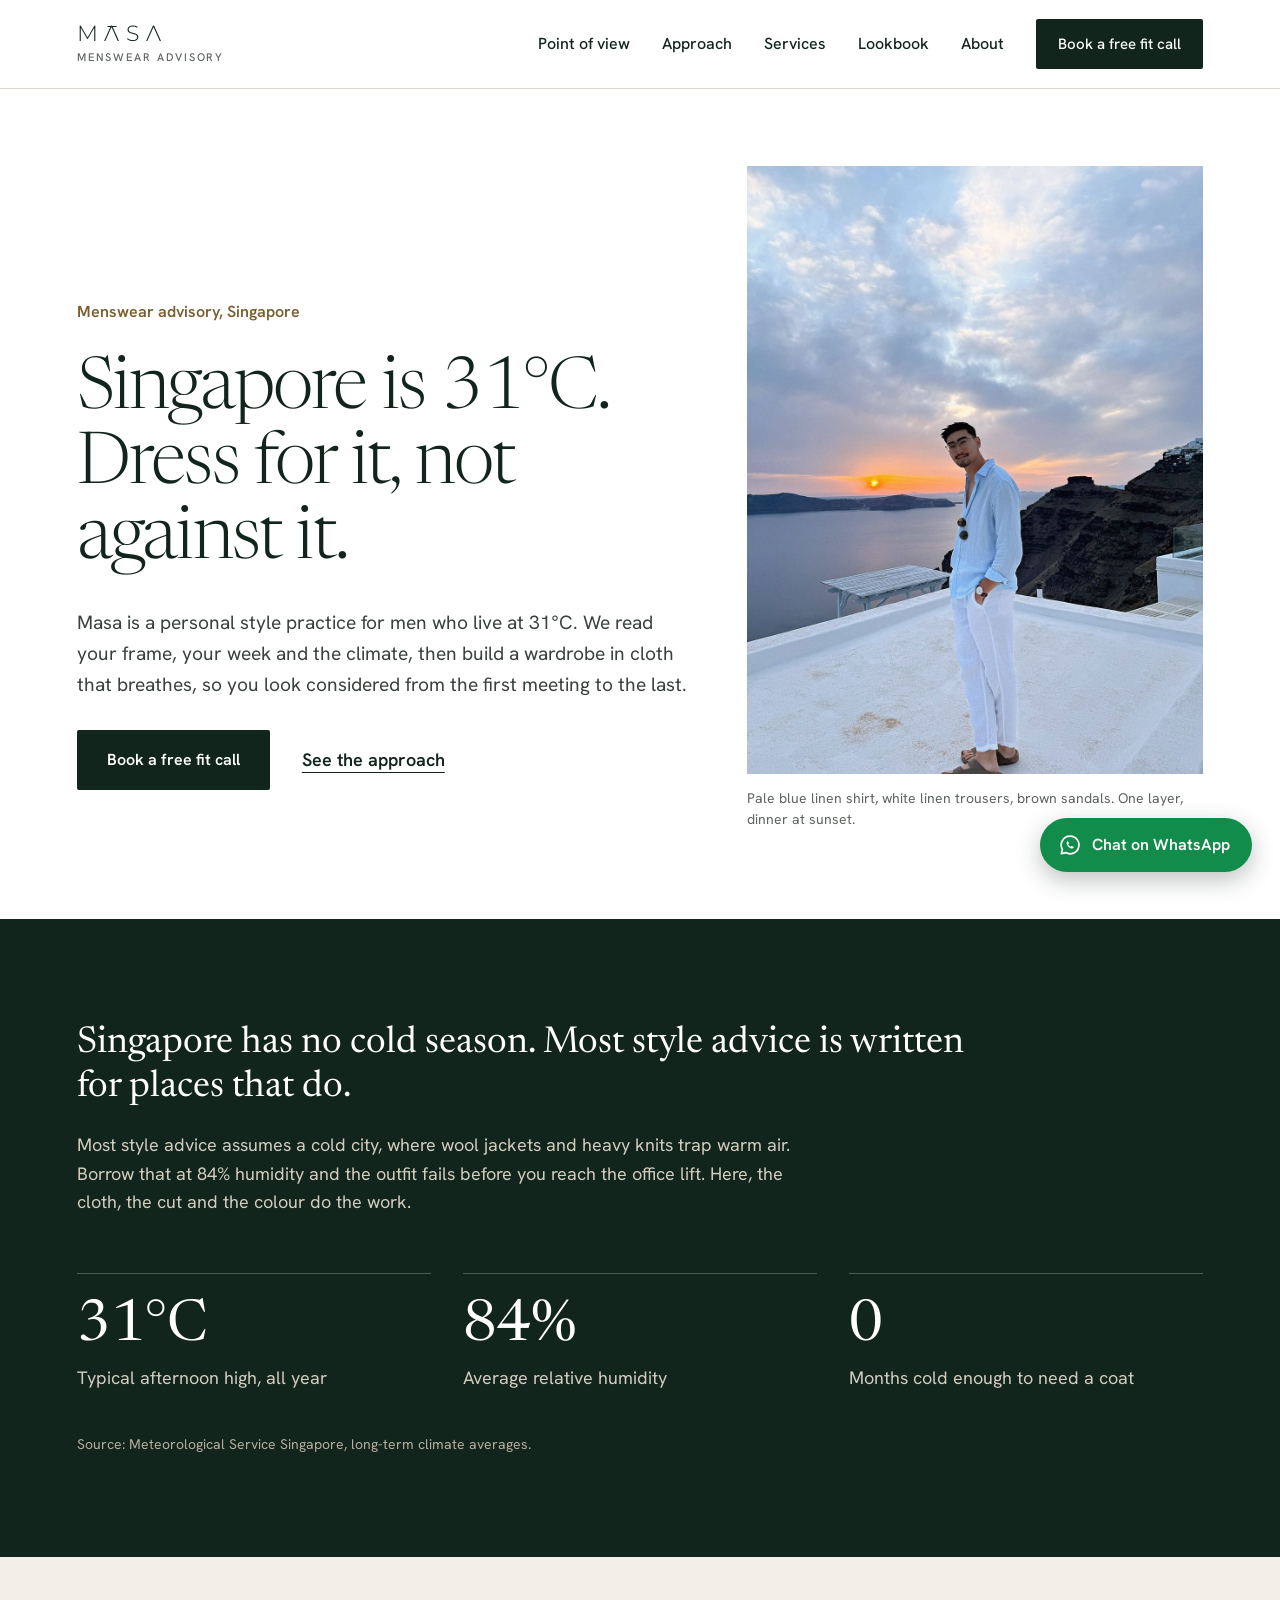
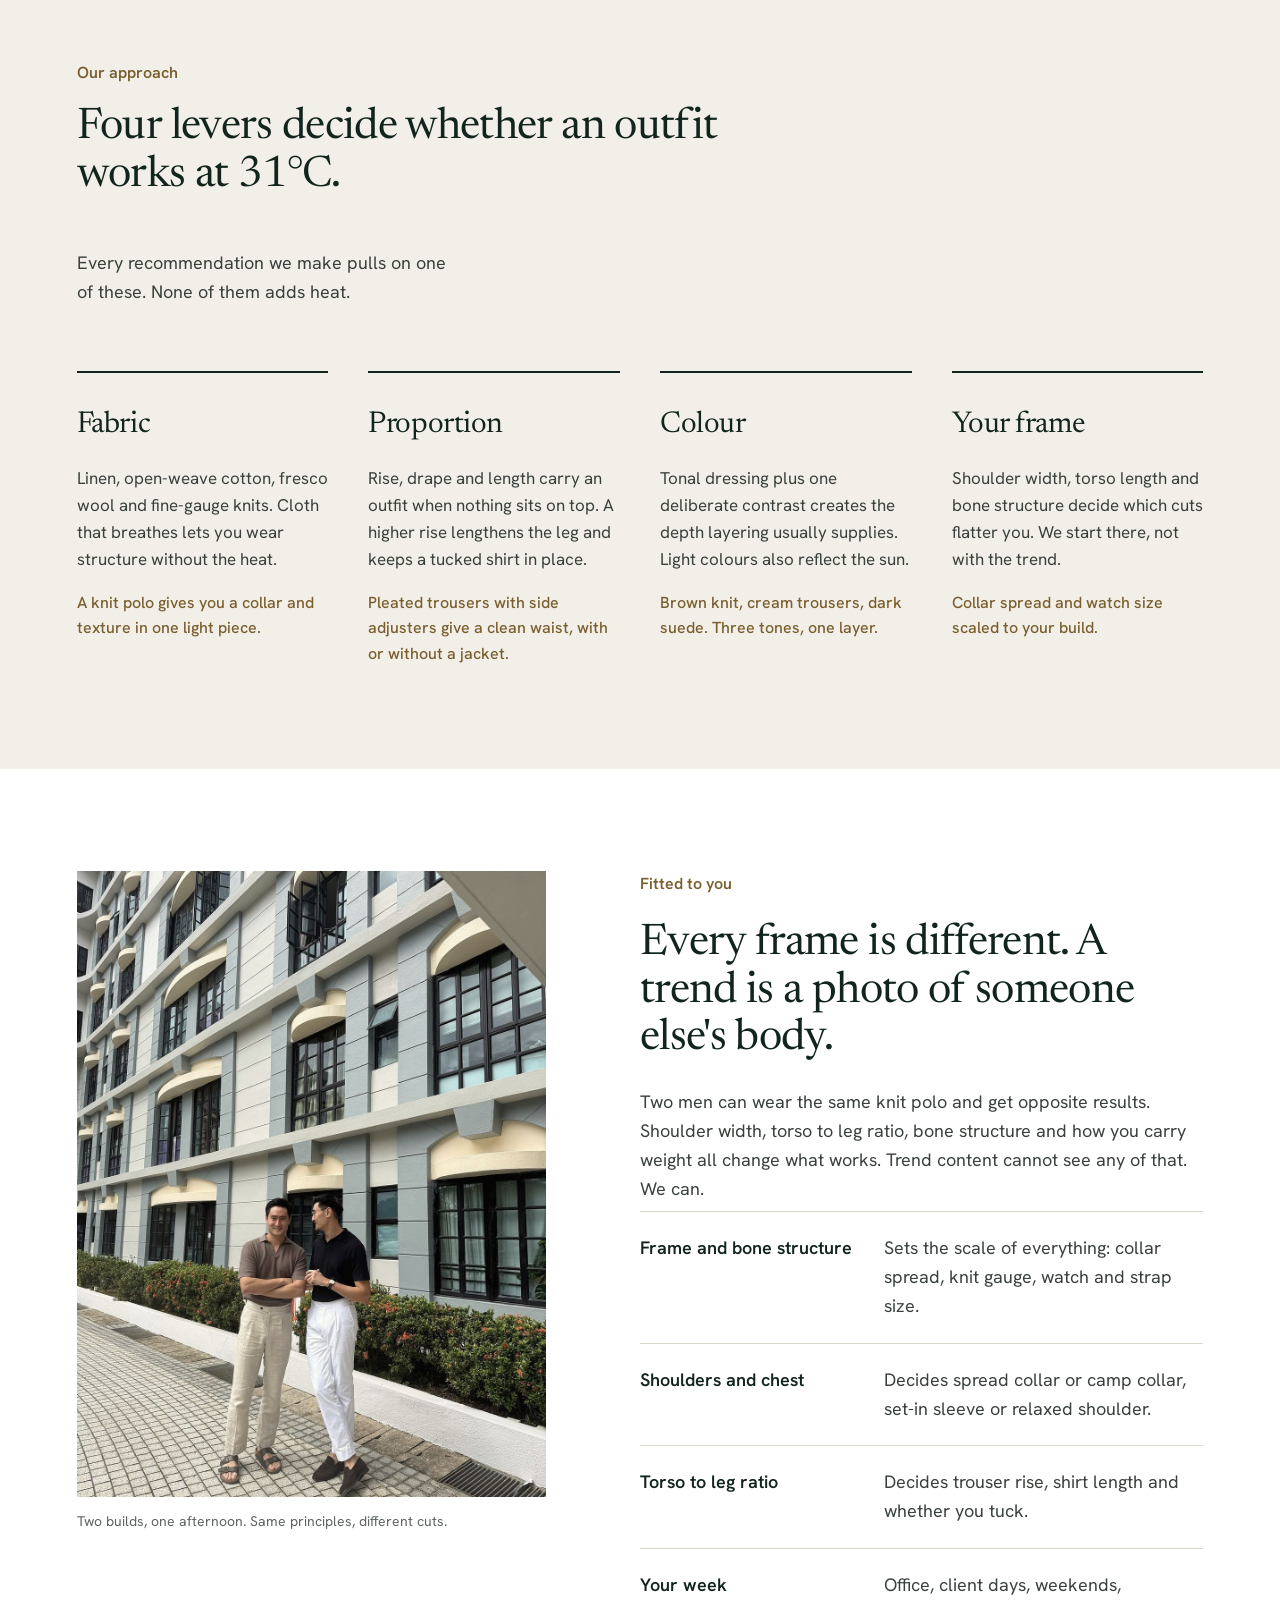
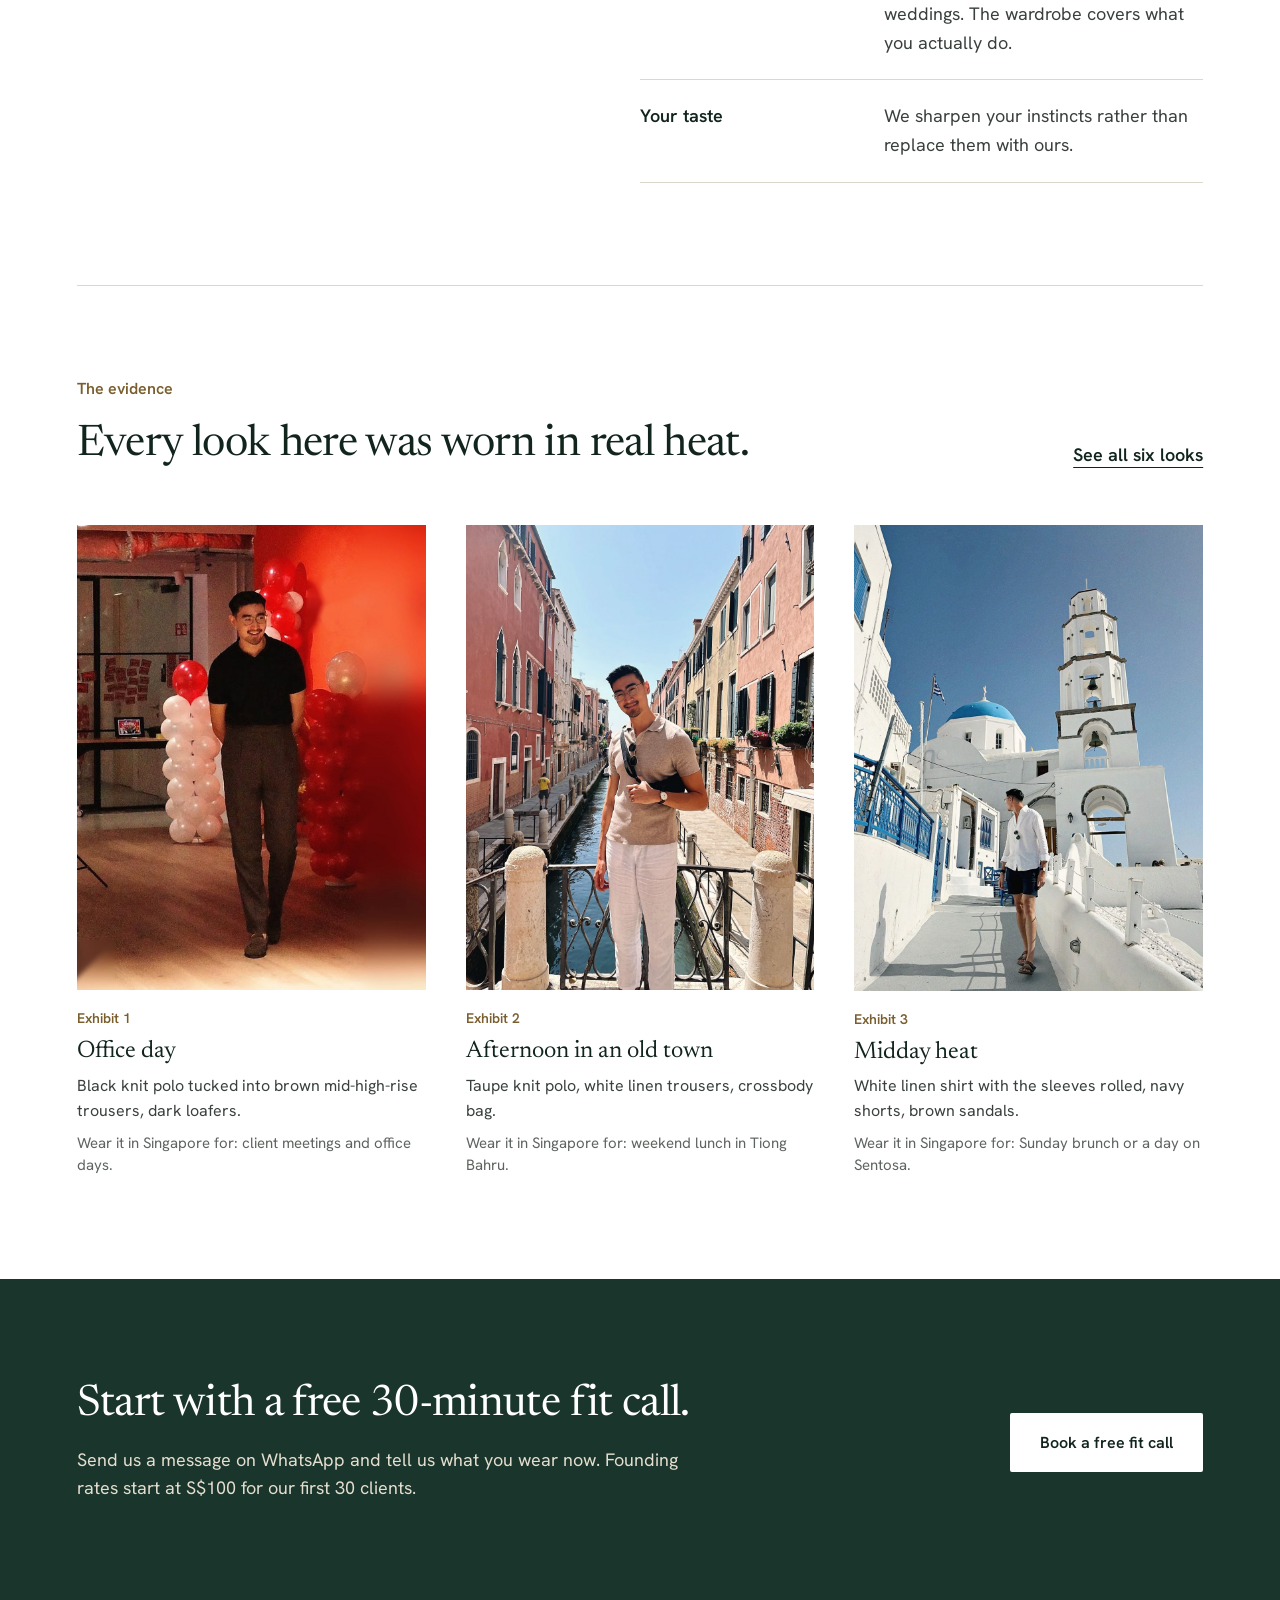
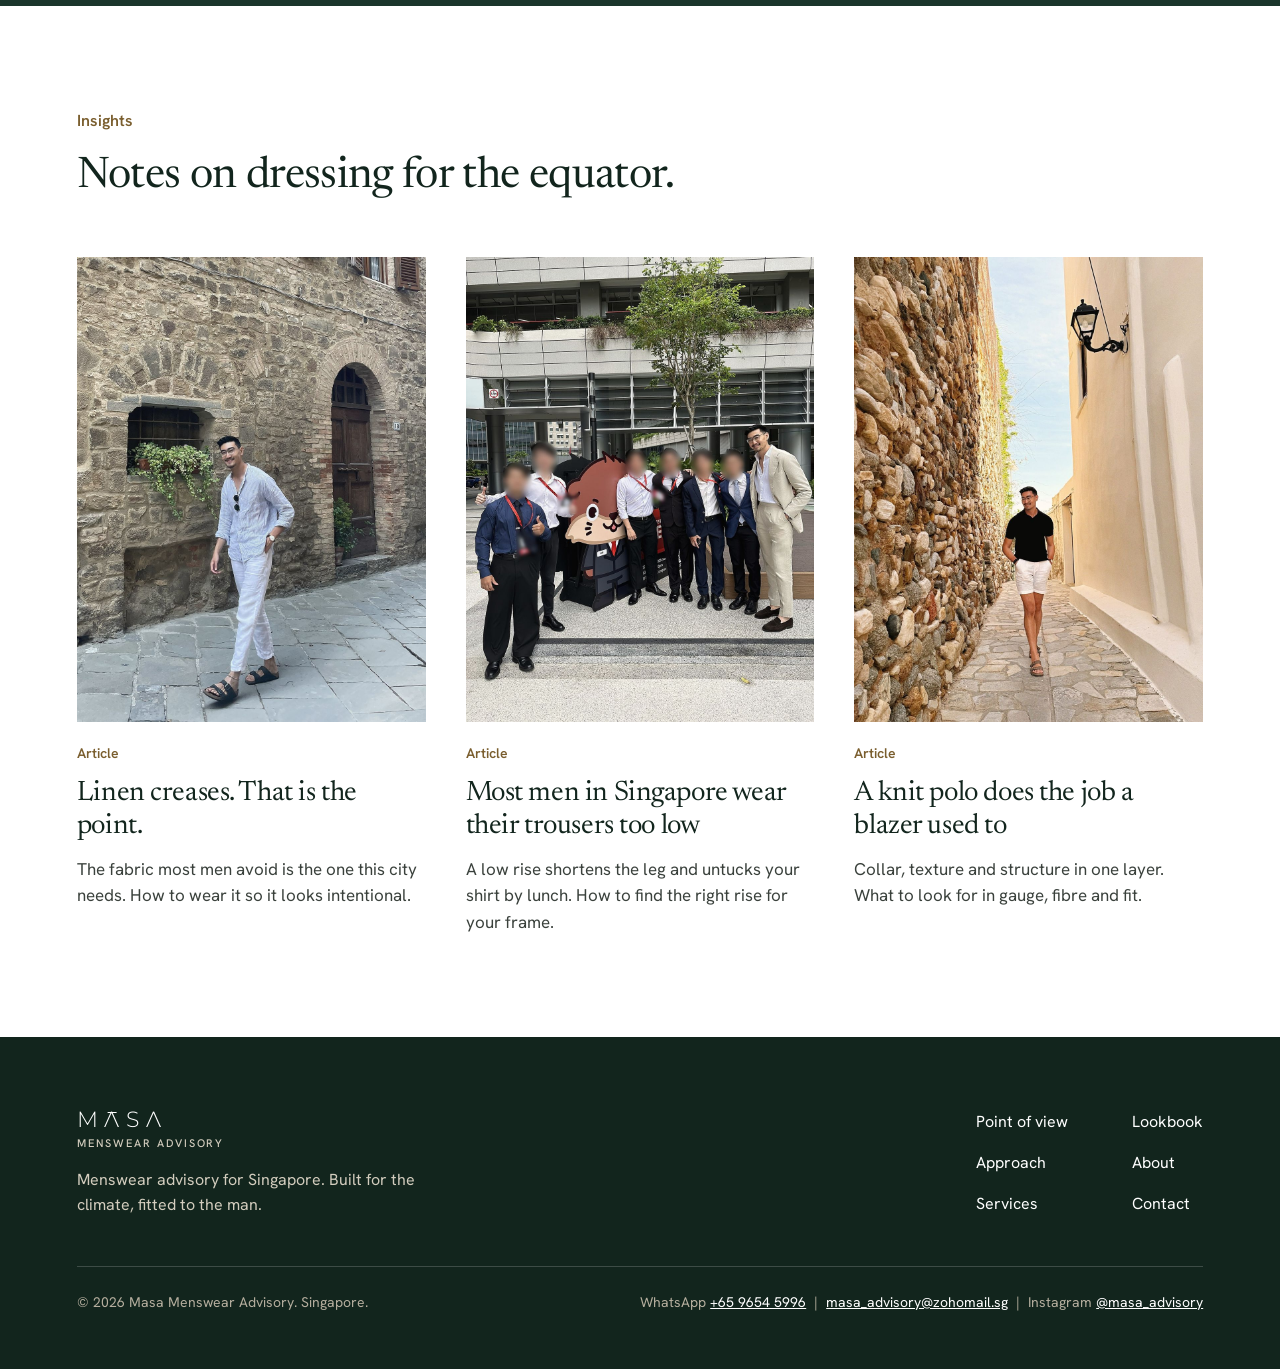
<file: index.html>
<!doctype html>
<html lang="en-SG">
<head>
<meta charset="utf-8">
<meta name="viewport" content="width=device-width, initial-scale=1, viewport-fit=cover">
<title>Masa Menswear Advisory | Style for Singapore at 31°C</title>
<meta name="description" content="Masa is a menswear advisory for Singapore. Personal styling built around your frame and 31°C, with a free 30-minute fit call on WhatsApp.">
<meta property="og:title" content="Masa Menswear Advisory | Style for Singapore at 31°C">
<meta property="og:description" content="Masa is a menswear advisory for Singapore. Personal styling built around your frame and 31°C, with a free 30-minute fit call on WhatsApp.">
<meta property="og:type" content="website">
<meta property="og:image" content="assets/img/og-image.jpg">
<meta name="theme-color" content="#12251D">
<link rel="icon" type="image/png" href="assets/img/favicon.png">
<link rel="apple-touch-icon" href="assets/img/apple-touch-icon.png">
<link rel="preconnect" href="https://fonts.googleapis.com">
<link rel="preconnect" href="https://fonts.gstatic.com" crossorigin>
<link rel="stylesheet" href="https://fonts.googleapis.com/css2?family=Hanken+Grotesk:wght@400;500;600&family=Montserrat:wght@300;400&family=Newsreader:opsz,wght@6..72,300;6..72,400;6..72,500&display=swap">
<link rel="stylesheet" href="assets/css/style.css">
</head>
<body>
<header class="site-header"><div class="wrap">
<a class="logo" href="index.html" aria-label="Masa Menswear Advisory home"><span class="word" aria-hidden="true">M<span class="a1">&#923;</span>S&#923;</span><span class="sub">Menswear Advisory</span></a>
<button class="menu-btn" aria-label="Open menu" aria-expanded="false" aria-controls="nav"><span></span><span></span></button>
<nav class="nav" id="nav" aria-label="Main"><a href="about.html#pov">Point of view</a><a href="index.html#approach">Approach</a><a href="services.html">Services</a><a href="lookbook.html">Lookbook</a><a href="about.html">About</a><a class="btn" href="https://wa.me/6596545996?text=Hi%2C%20I%20found%20Masa%20Menswear%20Advisory%20and%20would%20like%20to%20book%20a%20fit%20call." target="_blank" rel="noopener">Book a free fit call</a></nav>
</div></header>
<main>

<section class="wrap hero" aria-label="Introduction">
<div class="copy">
<p class="label" style="margin:0">Menswear advisory, Singapore</p>
<h1>Singapore is 31°C. Dress for it, not against it.</h1>
<p class="lead">Masa is a personal style practice for men who live at 31°C. We read your frame, your week and the climate, then build a wardrobe in cloth that breathes, so you look considered from the first meeting to the last.</p>
<div class="row"><a class="btn" href="https://wa.me/6596545996?text=Hi%2C%20I%20found%20Masa%20Menswear%20Advisory%20and%20would%20like%20to%20book%20a%20fit%20call." target="_blank" rel="noopener">Book a free fit call</a><a class="tlink" href="#approach">See the approach</a></div>
</div>
<figure style="margin:0"><img class="ph" src="assets/img/hero.jpg" alt="Pale blue linen shirt and white linen trousers at sunset"><figcaption>Pale blue linen shirt, white linen trousers, brown sandals. One layer, dinner at sunset.</figcaption></figure>
</section>
<section class="dark section" aria-label="The climate"><div class="wrap">
<p class="statement">Singapore has no cold season. Most style advice is written for places that do.</p>
<p style="margin-top:20px;max-width:720px">Most style advice assumes a cold city, where wool jackets and heavy knits trap warm air. Borrow that at 84% humidity and the outfit fails before you reach the office lift. Here, the cloth, the cut and the colour do the work.</p>
<div class="facts"><div class="fact"><b>31°C</b>Typical afternoon high, all year</div><div class="fact"><b>84%</b>Average relative humidity</div><div class="fact"><b>0</b>Months cold enough to need a coat</div></div>
<p style="margin-top:40px;font-size:14px;color:var(--on-dark-2)">Source: Meteorological Service Singapore, long-term climate averages.</p>
</div></section>
<section id="approach" class="mist section" aria-label="Approach"><div class="wrap">
<div class="split"><div><p class="label">Our approach</p><h2 style="max-width:720px">Four levers decide whether an outfit works at 31°C.</h2></div><p style="max-width:380px">Every recommendation we make pulls on one of these. None of them adds heat.</p></div>
<div class="levers"><div class="lever"><h3>Fabric</h3><p style="font-size:17px">Linen, open-weave cotton, fresco wool and fine-gauge knits. Cloth that breathes lets you wear structure without the heat.</p><p class="ex">A knit polo gives you a collar and texture in one light piece.</p></div><div class="lever"><h3>Proportion</h3><p style="font-size:17px">Rise, drape and length carry an outfit when nothing sits on top. A higher rise lengthens the leg and keeps a tucked shirt in place.</p><p class="ex">Pleated trousers with side adjusters give a clean waist, with or without a jacket.</p></div><div class="lever"><h3>Colour</h3><p style="font-size:17px">Tonal dressing plus one deliberate contrast creates the depth layering usually supplies. Light colours also reflect the sun.</p><p class="ex">Brown knit, cream trousers, dark suede. Three tones, one layer.</p></div><div class="lever"><h3>Your frame</h3><p style="font-size:17px">Shoulder width, torso length and bone structure decide which cuts flatter you. We start there, not with the trend.</p><p class="ex">Collar spread and watch size scaled to your build.</p></div></div>
</div></section>
<section id="frame" class="section" aria-label="Fitted to your frame"><div class="wrap frame">
<figure><img class="ph" src="assets/img/two.jpg" alt="Two men in knit polos and tailored trousers outside an apartment block" loading="lazy"><figcaption>Two builds, one afternoon. Same principles, different cuts.</figcaption></figure>
<div class="copy stack"><p class="label" style="margin:0">Fitted to you</p><h2>Every frame is different. A trend is a photo of someone else&#39;s body.</h2><p>Two men can wear the same knit polo and get opposite results. Shoulder width, torso to leg ratio, bone structure and how you carry weight all change what works. Trend content cannot see any of that. We can.</p><div class="rows"><div><b>Frame and bone structure</b><span>Sets the scale of everything: collar spread, knit gauge, watch and strap size.</span></div><div><b>Shoulders and chest</b><span>Decides spread collar or camp collar, set-in sleeve or relaxed shoulder.</span></div><div><b>Torso to leg ratio</b><span>Decides trouser rise, shirt length and whether you tuck.</span></div><div><b>Your week</b><span>Office, client days, weekends, weddings. The wardrobe covers what you actually do.</span></div><div><b>Your taste</b><span>We sharpen your instincts rather than replace them with ours.</span></div></div></div>
</div></section>
<section class="section" style="padding-top:0" aria-label="Lookbook preview"><div class="wrap">
<div class="split" style="border-top:1px solid var(--rule);padding-top:clamp(56px,7vw,104px);margin-bottom:56px"><div><p class="label">The evidence</p><h2>Every look here was worn in real heat.</h2></div><a class="tlink" href="lookbook.html">See all six looks</a></div>
<div class="grid3"><figure class="exhibit"><img class="ph" src="assets/img/redroom.jpg" alt="Office day: Black knit polo tucked into brown mid-high-rise trousers, dark loafers." loading="lazy"><figcaption style="margin:0"><span class="n">Exhibit 1</span><span class="t">Office day</span><span class="o">Black knit polo tucked into brown mid-high-rise trousers, dark loafers.</span><span class="s">Wear it in Singapore for: client meetings and office days.</span></figcaption></figure><figure class="exhibit"><img class="ph" src="assets/img/canal.jpg" alt="Afternoon in an old town: Taupe knit polo, white linen trousers, crossbody bag." loading="lazy"><figcaption style="margin:0"><span class="n">Exhibit 2</span><span class="t">Afternoon in an old town</span><span class="o">Taupe knit polo, white linen trousers, crossbody bag.</span><span class="s">Wear it in Singapore for: weekend lunch in Tiong Bahru.</span></figcaption></figure><figure class="exhibit"><img class="ph" src="assets/img/church.jpg" alt="Midday heat: White linen shirt with the sleeves rolled, navy shorts, brown sandals." loading="lazy"><figcaption style="margin:0"><span class="n">Exhibit 3</span><span class="t">Midday heat</span><span class="o">White linen shirt with the sleeves rolled, navy shorts, brown sandals.</span><span class="s">Wear it in Singapore for: Sunday brunch or a day on Sentosa.</span></figcaption></figure></div>
</div></section>
<section class="band section" aria-label="Next step"><div class="wrap split" style="align-items:center"><div><h2>Start with a free 30-minute fit call.</h2><p style="margin-top:16px;max-width:620px">Send us a message on WhatsApp and tell us what you wear now. Founding rates start at S$100 for our first 30 clients.</p></div><a class="btn btn-light" href="https://wa.me/6596545996?text=Hi%2C%20I%20found%20Masa%20Menswear%20Advisory%20and%20would%20like%20to%20book%20a%20fit%20call." target="_blank" rel="noopener">Book a free fit call</a></div></section>
<section id="insights" class="section" aria-label="Insights"><div class="wrap">
<p class="label">Insights</p><h2 style="margin-bottom:56px">Notes on dressing for the equator.</h2>
<div class="grid3"><a class="card" href="insights/linen-creases.html"><img class="ph" src="assets/img/tuscany.jpg" alt="" loading="lazy"><span class="k">Article</span><h3>Linen creases. That is the point.</h3><p>The fabric most men avoid is the one this city needs. How to wear it so it looks intentional.</p></a><a class="card" href="insights/trouser-rise.html"><img class="ph" src="assets/img/conf.jpg" alt="" loading="lazy"><span class="k">Article</span><h3>Most men in Singapore wear their trousers too low</h3><p>A low rise shortens the leg and untucks your shirt by lunch. How to find the right rise for your frame.</p></a><a class="card" href="insights/knit-polo.html"><img class="ph" src="assets/img/lane.jpg" alt="" loading="lazy"><span class="k">Article</span><h3>A knit polo does the job a blazer used to</h3><p>Collar, texture and structure in one layer. What to look for in gauge, fibre and fit.</p></a></div>
</div></section>
</main>
<footer class="site-footer"><div class="wrap">
<div class="foot-top">
<div style="max-width:360px"><a class="logo" href="index.html" aria-label="Masa Menswear Advisory home"><span class="word" aria-hidden="true">M<span class="a1">&#923;</span>S&#923;</span><span class="sub">Menswear Advisory</span></a><p style="margin-top:16px;font-size:16px">Menswear advisory for Singapore. Built for the climate, fitted to the man.</p></div>
<div class="foot-links"><a href="about.html#pov">Point of view</a><a href="lookbook.html">Lookbook</a><a href="index.html#approach">Approach</a><a href="about.html">About</a><a href="services.html">Services</a><a href="about.html#contact">Contact</a></div>
</div>
<div class="foot-bottom"><span>&copy; 2026 Masa Menswear Advisory. Singapore.</span><span>WhatsApp <a href="https://wa.me/6596545996?text=Hi%2C%20I%20found%20Masa%20Menswear%20Advisory%20and%20would%20like%20to%20book%20a%20fit%20call." target="_blank" rel="noopener">+65 9654 5996</a> &nbsp;|&nbsp; <a href="mailto:masa_advisory@zohomail.sg">masa_advisory@zohomail.sg</a> &nbsp;|&nbsp; Instagram <a href="https://www.instagram.com/masa_advisory/" target="_blank" rel="noopener">@masa_advisory</a></span></div>
</div></footer>
<a class="wa" href="https://wa.me/6596545996?text=Hi%2C%20I%20found%20Masa%20Menswear%20Advisory%20and%20would%20like%20to%20book%20a%20fit%20call." target="_blank" rel="noopener" aria-label="Chat on WhatsApp"><svg width="24" height="24" viewBox="0 0 24 24" fill="none" aria-hidden="true"><path d="M12 3.2a8.8 8.8 0 0 0-7.6 13.2L3.3 20.7l4.4-1.1A8.8 8.8 0 1 0 12 3.2Z" stroke="#fff" stroke-width="1.7" stroke-linejoin="round"/><path d="M9.2 8.4c.3-.3.8-.3 1 .1l.7 1.5c.1.3 0 .6-.2.8l-.5.5c.5 1.1 1.4 2 2.5 2.5l.5-.5c.2-.2.5-.3.8-.2l1.5.7c.4.2.4.7.1 1-.6.7-1.5 1-2.4.7-2.1-.7-3.8-2.4-4.5-4.5-.3-.9 0-1.8.5-2.6Z" fill="#fff"/></svg><span>Chat on WhatsApp</span></a>
<script>
(function(){var b=document.querySelector('.menu-btn'),n=document.getElementById('nav');if(!b)return;b.addEventListener('click',function(){var o=n.classList.toggle('open');b.setAttribute('aria-expanded',o)});n.addEventListener('click',function(e){if(e.target.tagName==='A'){n.classList.remove('open');b.setAttribute('aria-expanded','false')}})})();
</script>
</body>
</html>
</file>
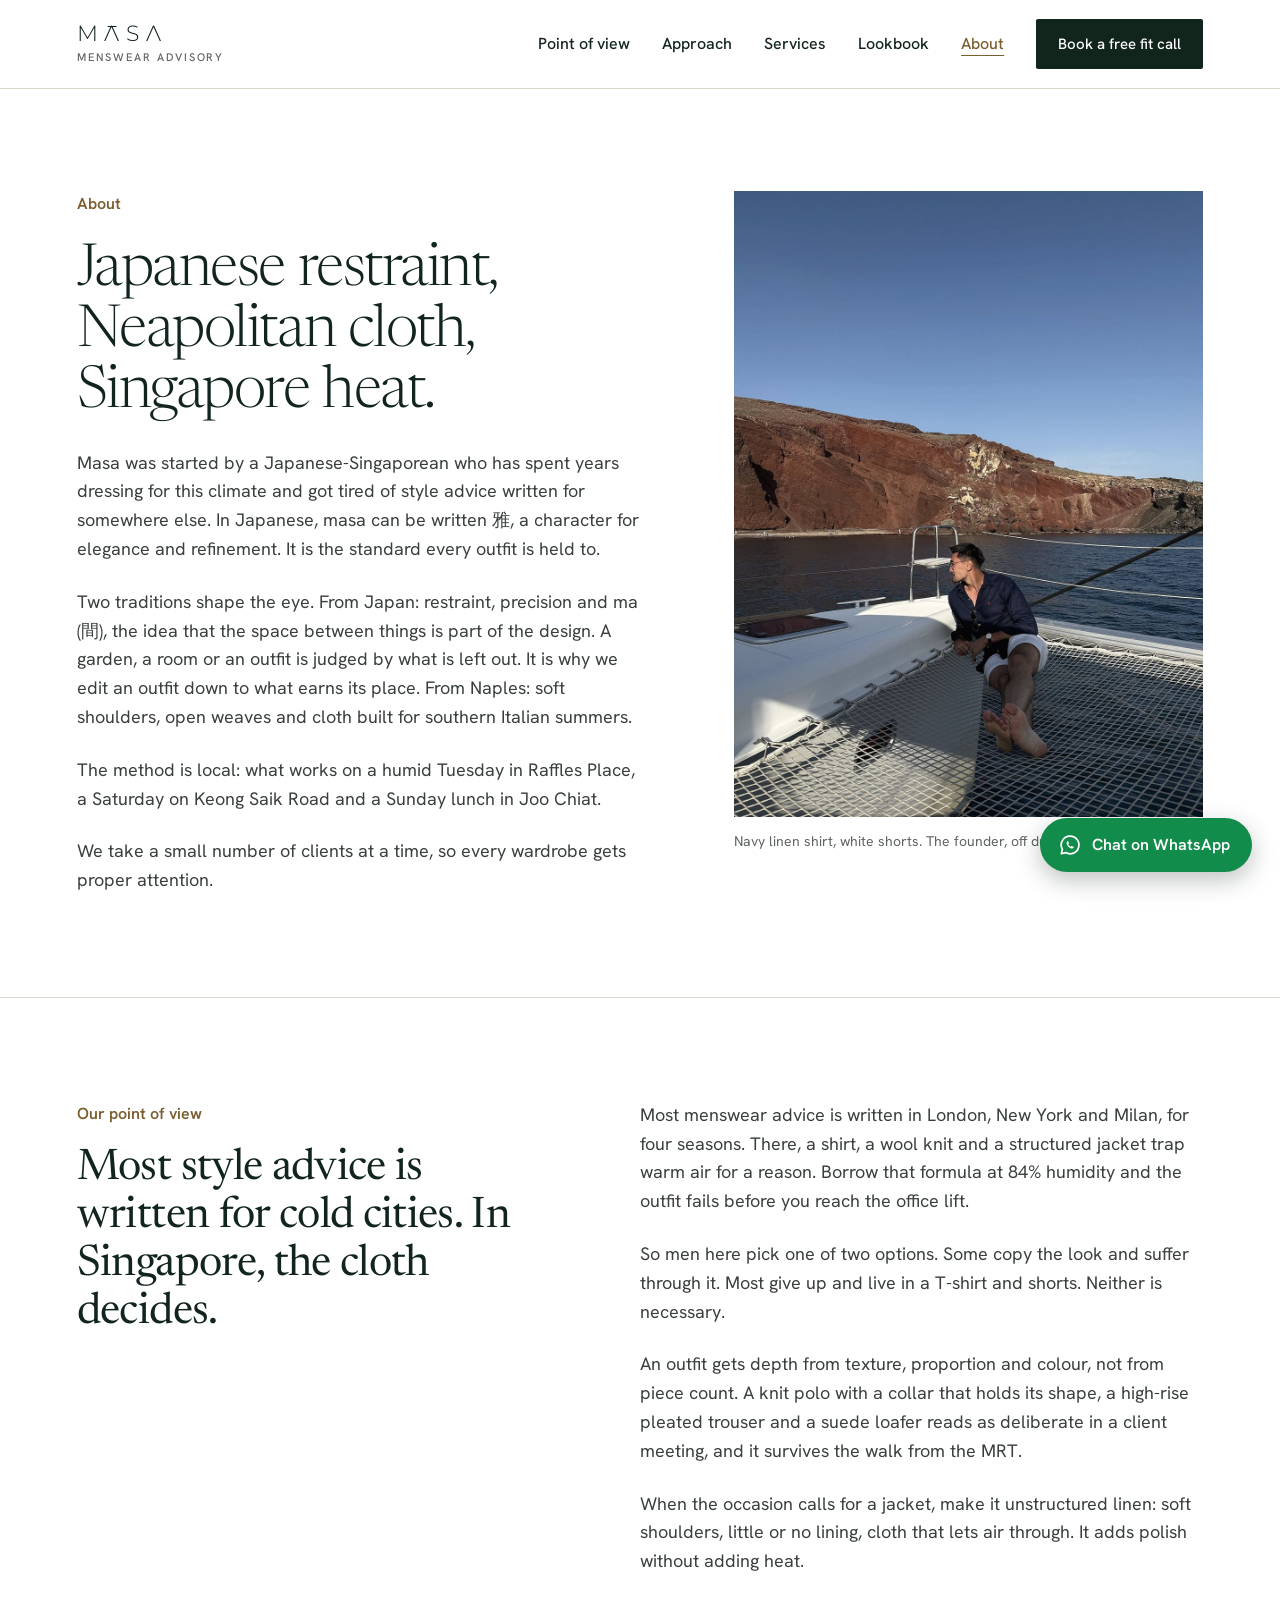
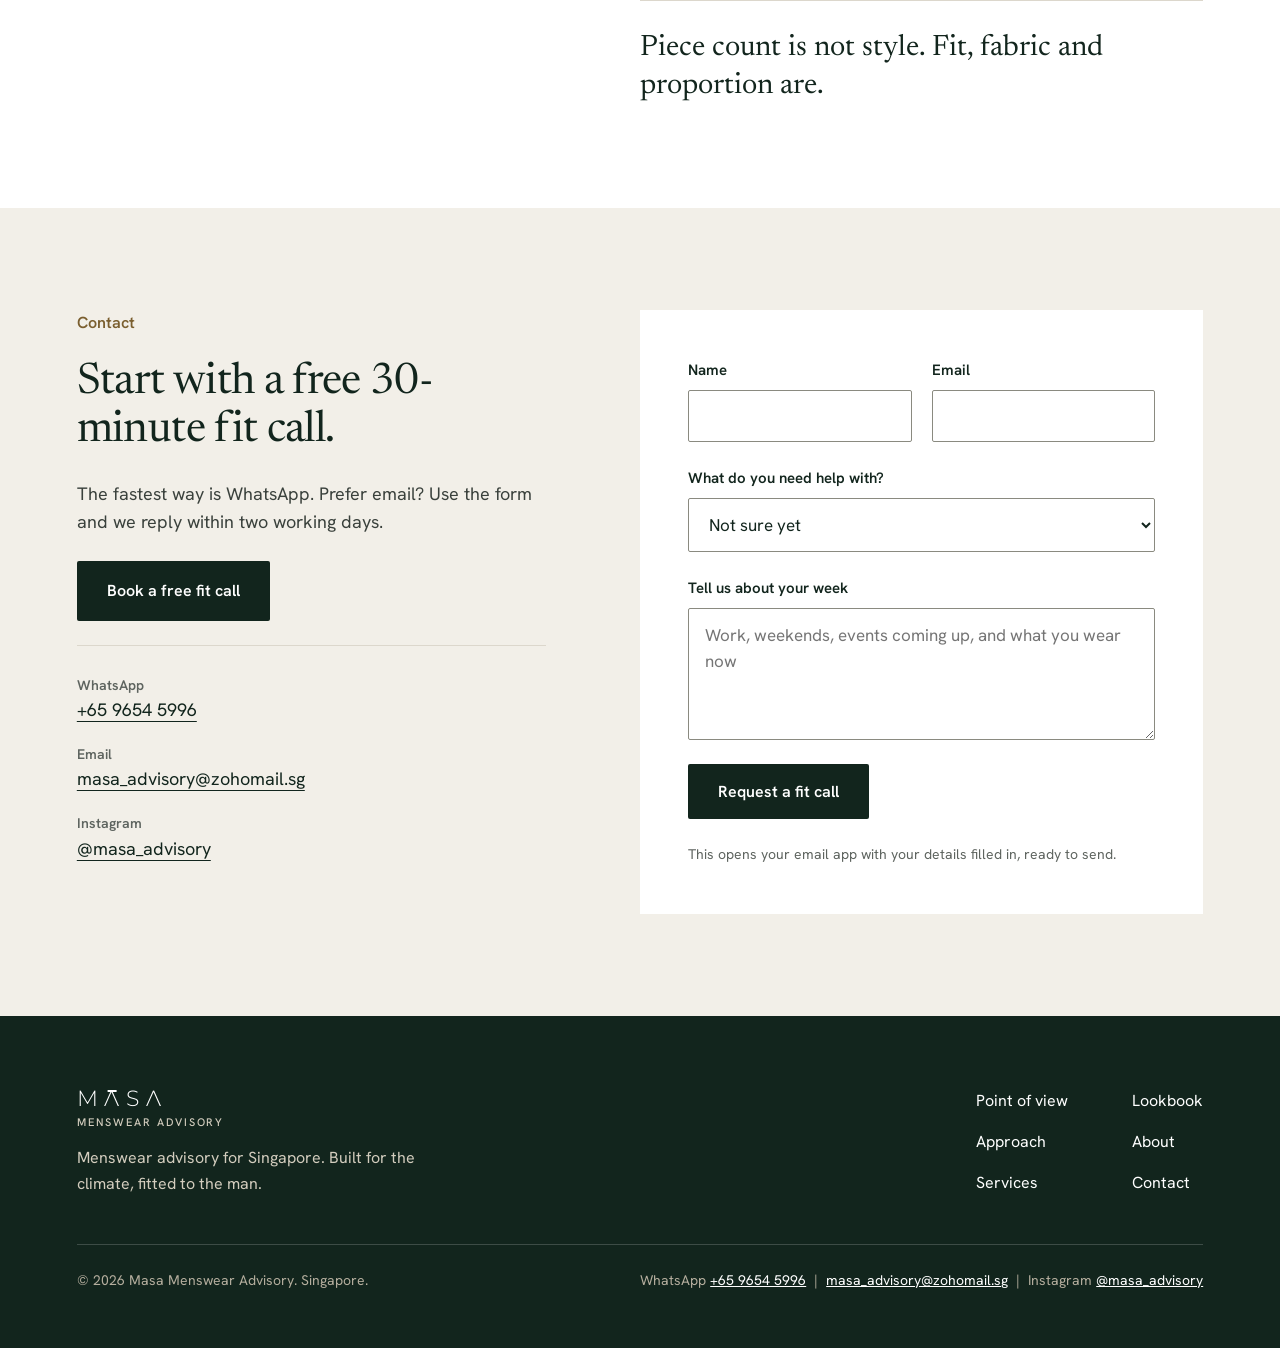
<file: about.html>
<!doctype html>
<html lang="en-SG">
<head>
<meta charset="utf-8">
<meta name="viewport" content="width=device-width, initial-scale=1, viewport-fit=cover">
<title>About and contact | Masa Menswear Advisory</title>
<meta name="description" content="Masa is a menswear advisory for Singapore. Personal styling built around your frame and 31°C, with a free 30-minute fit call on WhatsApp.">
<meta property="og:title" content="About and contact | Masa Menswear Advisory">
<meta property="og:description" content="Masa is a menswear advisory for Singapore. Personal styling built around your frame and 31°C, with a free 30-minute fit call on WhatsApp.">
<meta property="og:type" content="website">
<meta property="og:image" content="assets/img/og-image.jpg">
<meta name="theme-color" content="#12251D">
<link rel="icon" type="image/png" href="assets/img/favicon.png">
<link rel="apple-touch-icon" href="assets/img/apple-touch-icon.png">
<link rel="preconnect" href="https://fonts.googleapis.com">
<link rel="preconnect" href="https://fonts.gstatic.com" crossorigin>
<link rel="stylesheet" href="https://fonts.googleapis.com/css2?family=Hanken+Grotesk:wght@400;500;600&family=Montserrat:wght@300;400&family=Newsreader:opsz,wght@6..72,300;6..72,400;6..72,500&display=swap">
<link rel="stylesheet" href="assets/css/style.css">
</head>
<body>
<header class="site-header"><div class="wrap">
<a class="logo" href="index.html" aria-label="Masa Menswear Advisory home"><span class="word" aria-hidden="true">M<span class="a1">&#923;</span>S&#923;</span><span class="sub">Menswear Advisory</span></a>
<button class="menu-btn" aria-label="Open menu" aria-expanded="false" aria-controls="nav"><span></span><span></span></button>
<nav class="nav" id="nav" aria-label="Main"><a href="about.html#pov">Point of view</a><a href="index.html#approach">Approach</a><a href="services.html">Services</a><a href="lookbook.html">Lookbook</a><a href="about.html" aria-current="page">About</a><a class="btn" href="https://wa.me/6596545996?text=Hi%2C%20I%20found%20Masa%20Menswear%20Advisory%20and%20would%20like%20to%20book%20a%20fit%20call." target="_blank" rel="noopener">Book a free fit call</a></nav>
</div></header>
<main>

<section class="wrap section about" aria-label="About">
<div class="copy stack"><p class="label" style="margin:0">About</p>
<h1 style="font-size:clamp(38px,4.6vw,64px)">Japanese restraint, Neapolitan cloth, Singapore heat.</h1>
<p>Masa was started by a Japanese-Singaporean who has spent years dressing for this climate and got tired of style advice written for somewhere else. In Japanese, masa can be written 雅, a character for elegance and refinement. It is the standard every outfit is held to.</p>
<p>Two traditions shape the eye. From Japan: restraint, precision and ma (間), the idea that the space between things is part of the design. A garden, a room or an outfit is judged by what is left out. It is why we edit an outfit down to what earns its place. From Naples: soft shoulders, open weaves and cloth built for southern Italian summers.</p>
<p>The method is local: what works on a humid Tuesday in Raffles Place, a Saturday on Keong Saik Road and a Sunday lunch in Joo Chiat.</p>
<p>We take a small number of clients at a time, so every wardrobe gets proper attention.</p></div>
<figure><img class="ph" src="assets/img/boat.jpg" alt="The founder in a navy linen shirt and white shorts on a boat"><figcaption>Navy linen shirt, white shorts. The founder, off duty.</figcaption></figure>
</section>
<section id="pov" class="section" style="border-top:1px solid var(--rule)" aria-label="Point of view"><div class="wrap pov">
<div class="head"><p class="label">Our point of view</p><h2>Most style advice is written for cold cities. In Singapore, the cloth decides.</h2></div>
<div class="copy stack">
<p>Most menswear advice is written in London, New York and Milan, for four seasons. There, a shirt, a wool knit and a structured jacket trap warm air for a reason. Borrow that formula at 84% humidity and the outfit fails before you reach the office lift.</p>
<p>So men here pick one of two options. Some copy the look and suffer through it. Most give up and live in a T-shirt and shorts. Neither is necessary.</p>
<p>An outfit gets depth from texture, proportion and colour, not from piece count. A knit polo with a collar that holds its shape, a high-rise pleated trouser and a suede loafer reads as deliberate in a client meeting, and it survives the walk from the MRT.</p>
<p>When the occasion calls for a jacket, make it unstructured linen: soft shoulders, little or no lining, cloth that lets air through. It adds polish without adding heat.</p>
<blockquote>Piece count is not style. Fit, fabric and proportion are.</blockquote>
</div></div></section>
<section id="contact" class="mist section" aria-label="Contact"><div class="wrap contact">
<div class="copy stack"><p class="label" style="margin:0">Contact</p><h2>Start with a free 30-minute fit call.</h2>
<p>The fastest way is WhatsApp. Prefer email? Use the form and we reply within two working days.</p>
<div><a class="btn" href="https://wa.me/6596545996?text=Hi%2C%20I%20found%20Masa%20Menswear%20Advisory%20and%20would%20like%20to%20book%20a%20fit%20call." target="_blank" rel="noopener">Book a free fit call</a></div>
<div class="details">
<div><small>WhatsApp</small><a href="https://wa.me/6596545996?text=Hi%2C%20I%20found%20Masa%20Menswear%20Advisory%20and%20would%20like%20to%20book%20a%20fit%20call." target="_blank" rel="noopener">+65 9654 5996</a></div>
<div><small>Email</small><a href="mailto:masa_advisory@zohomail.sg">masa_advisory@zohomail.sg</a></div>
<div><small>Instagram</small><a href="https://www.instagram.com/masa_advisory/" target="_blank" rel="noopener">@masa_advisory</a></div>
</div></div>
<form class="fit" id="fit-form" aria-label="Request a fit call">
<div class="two"><div class="field"><label for="name">Name</label><input id="name" name="name" type="text" autocomplete="name" required></div><div class="field"><label for="email">Email</label><input id="email" name="email" type="email" autocomplete="email" required></div></div>
<div class="field"><label for="need">What do you need help with?</label><select id="need" name="need"><option>Not sure yet</option><option>Wardrobe diagnostic</option><option>Style blueprint</option><option>Guided build</option></select></div>
<div class="field"><label for="week">Tell us about your week</label><textarea id="week" name="week" rows="4" placeholder="Work, weekends, events coming up, and what you wear now"></textarea></div>
<button class="btn" type="submit" style="align-self:flex-start">Request a fit call</button>
<p class="form-note">This opens your email app with your details filled in, ready to send.</p>
</form>
</div></section>
<script>
document.getElementById('fit-form').addEventListener('submit',function(e){e.preventDefault();var f=e.target;
var body='Name: '+f.name.value+'\nEmail: '+f.email.value+'\nNeed help with: '+f.need.value+'\n\nMy week:\n'+f.week.value;
location.href='mailto:masa_advisory@zohomail.sg?subject='+encodeURIComponent('Fit call request from '+f.name.value)+'&body='+encodeURIComponent(body);});
</script>
</main>
<footer class="site-footer"><div class="wrap">
<div class="foot-top">
<div style="max-width:360px"><a class="logo" href="index.html" aria-label="Masa Menswear Advisory home"><span class="word" aria-hidden="true">M<span class="a1">&#923;</span>S&#923;</span><span class="sub">Menswear Advisory</span></a><p style="margin-top:16px;font-size:16px">Menswear advisory for Singapore. Built for the climate, fitted to the man.</p></div>
<div class="foot-links"><a href="about.html#pov">Point of view</a><a href="lookbook.html">Lookbook</a><a href="index.html#approach">Approach</a><a href="about.html">About</a><a href="services.html">Services</a><a href="about.html#contact">Contact</a></div>
</div>
<div class="foot-bottom"><span>&copy; 2026 Masa Menswear Advisory. Singapore.</span><span>WhatsApp <a href="https://wa.me/6596545996?text=Hi%2C%20I%20found%20Masa%20Menswear%20Advisory%20and%20would%20like%20to%20book%20a%20fit%20call." target="_blank" rel="noopener">+65 9654 5996</a> &nbsp;|&nbsp; <a href="mailto:masa_advisory@zohomail.sg">masa_advisory@zohomail.sg</a> &nbsp;|&nbsp; Instagram <a href="https://www.instagram.com/masa_advisory/" target="_blank" rel="noopener">@masa_advisory</a></span></div>
</div></footer>
<a class="wa" href="https://wa.me/6596545996?text=Hi%2C%20I%20found%20Masa%20Menswear%20Advisory%20and%20would%20like%20to%20book%20a%20fit%20call." target="_blank" rel="noopener" aria-label="Chat on WhatsApp"><svg width="24" height="24" viewBox="0 0 24 24" fill="none" aria-hidden="true"><path d="M12 3.2a8.8 8.8 0 0 0-7.6 13.2L3.3 20.7l4.4-1.1A8.8 8.8 0 1 0 12 3.2Z" stroke="#fff" stroke-width="1.7" stroke-linejoin="round"/><path d="M9.2 8.4c.3-.3.8-.3 1 .1l.7 1.5c.1.3 0 .6-.2.8l-.5.5c.5 1.1 1.4 2 2.5 2.5l.5-.5c.2-.2.5-.3.8-.2l1.5.7c.4.2.4.7.1 1-.6.7-1.5 1-2.4.7-2.1-.7-3.8-2.4-4.5-4.5-.3-.9 0-1.8.5-2.6Z" fill="#fff"/></svg><span>Chat on WhatsApp</span></a>
<script>
(function(){var b=document.querySelector('.menu-btn'),n=document.getElementById('nav');if(!b)return;b.addEventListener('click',function(){var o=n.classList.toggle('open');b.setAttribute('aria-expanded',o)});n.addEventListener('click',function(e){if(e.target.tagName==='A'){n.classList.remove('open');b.setAttribute('aria-expanded','false')}})})();
</script>
</body>
</html>
</file>
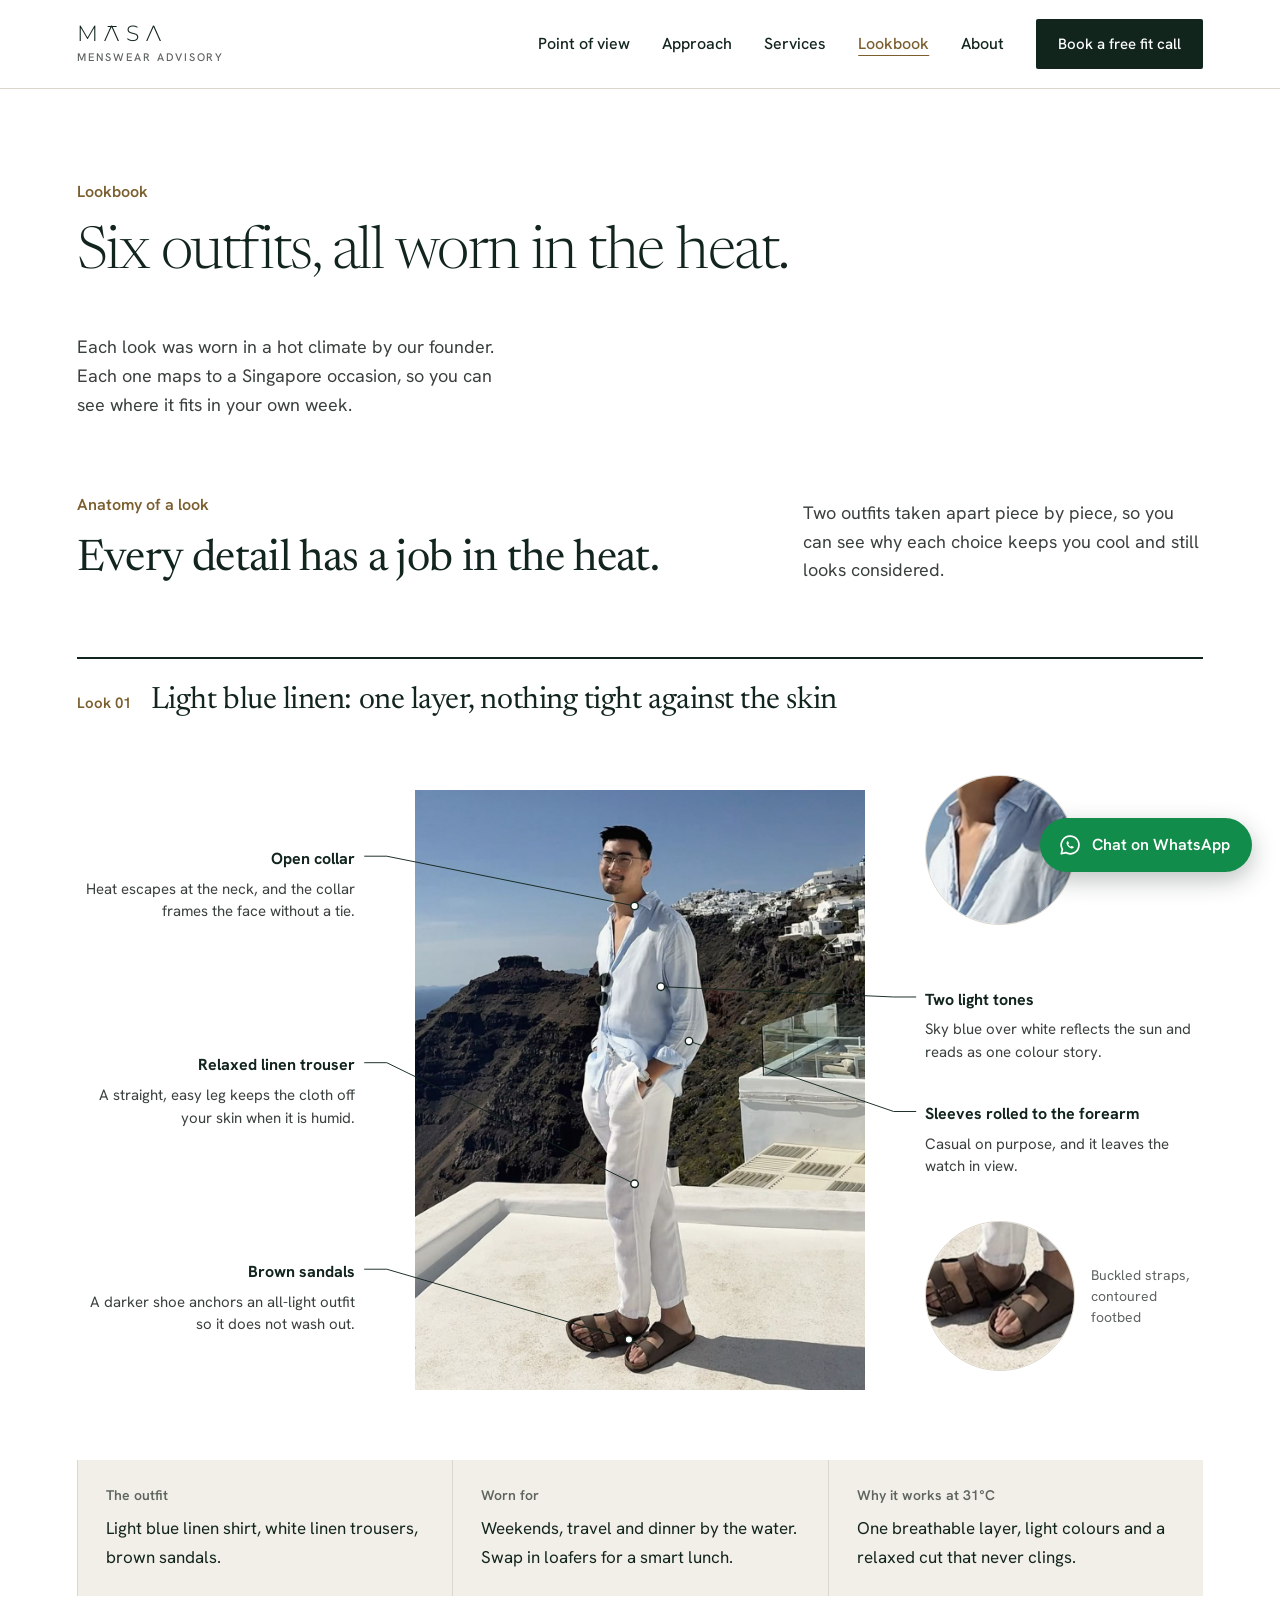
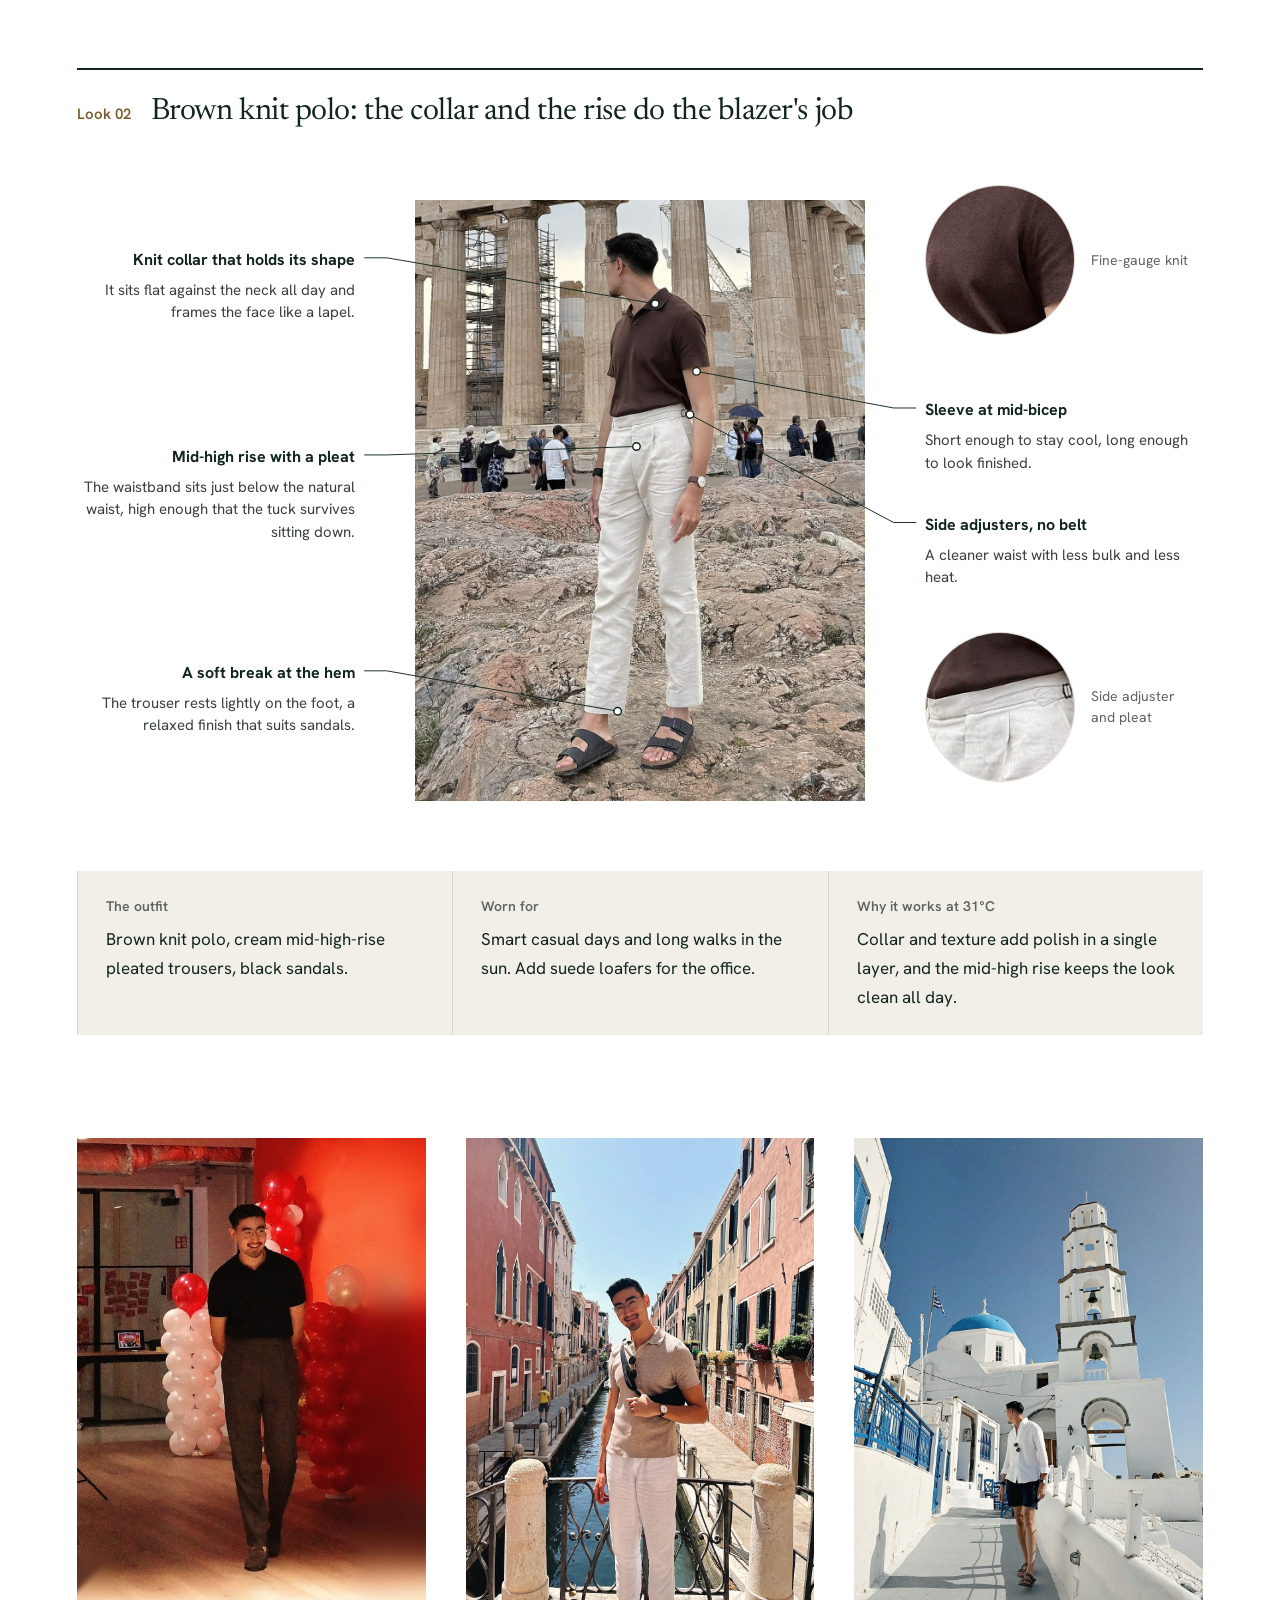
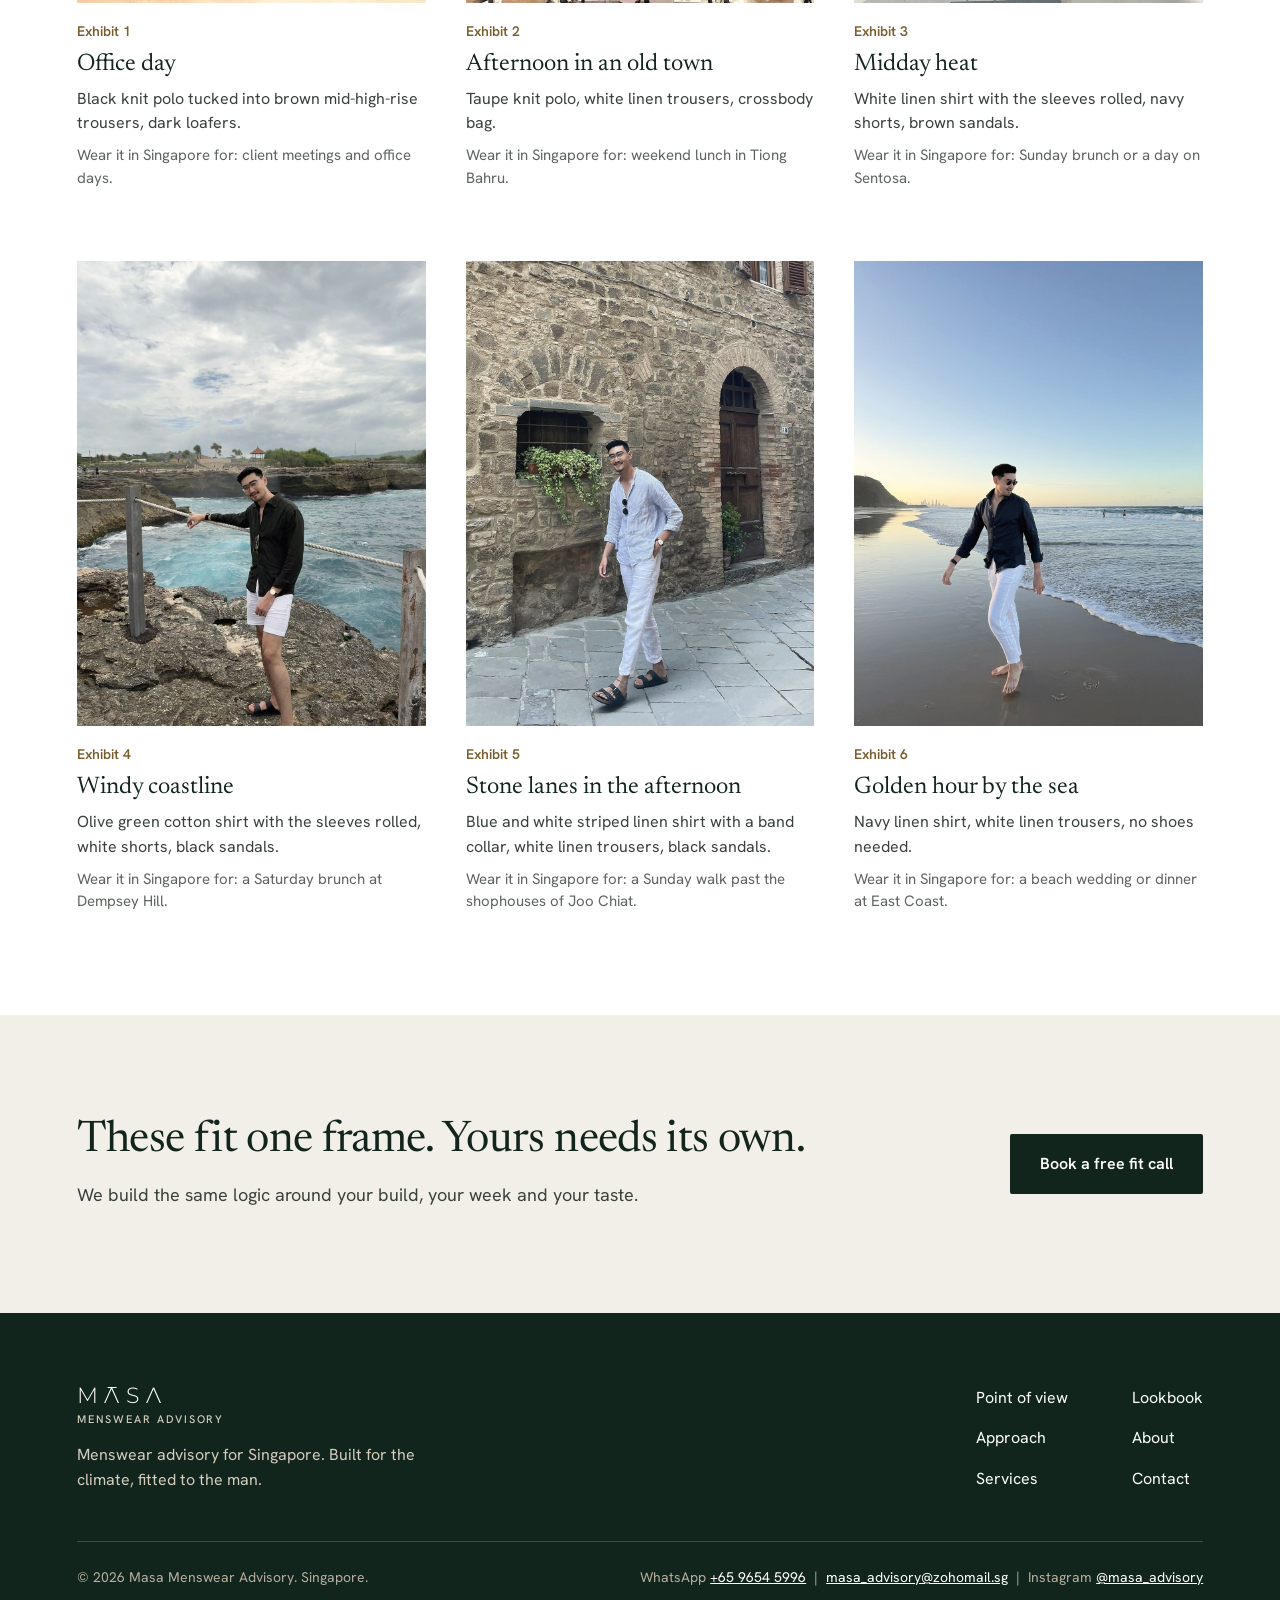
<file: lookbook.html>
<!doctype html>
<html lang="en-SG">
<head>
<meta charset="utf-8">
<meta name="viewport" content="width=device-width, initial-scale=1, viewport-fit=cover">
<title>Lookbook | Masa Menswear Advisory</title>
<meta name="description" content="Masa is a menswear advisory for Singapore. Personal styling built around your frame and 31°C, with a free 30-minute fit call on WhatsApp.">
<meta property="og:title" content="Lookbook | Masa Menswear Advisory">
<meta property="og:description" content="Masa is a menswear advisory for Singapore. Personal styling built around your frame and 31°C, with a free 30-minute fit call on WhatsApp.">
<meta property="og:type" content="website">
<meta property="og:image" content="assets/img/og-image.jpg">
<meta name="theme-color" content="#12251D">
<link rel="icon" type="image/png" href="assets/img/favicon.png">
<link rel="apple-touch-icon" href="assets/img/apple-touch-icon.png">
<link rel="preconnect" href="https://fonts.googleapis.com">
<link rel="preconnect" href="https://fonts.gstatic.com" crossorigin>
<link rel="stylesheet" href="https://fonts.googleapis.com/css2?family=Hanken+Grotesk:wght@400;500;600&family=Montserrat:wght@300;400&family=Newsreader:opsz,wght@6..72,300;6..72,400;6..72,500&display=swap">
<link rel="stylesheet" href="assets/css/style.css">
</head>
<body>
<header class="site-header"><div class="wrap">
<a class="logo" href="index.html" aria-label="Masa Menswear Advisory home"><span class="word" aria-hidden="true">M<span class="a1">&#923;</span>S&#923;</span><span class="sub">Menswear Advisory</span></a>
<button class="menu-btn" aria-label="Open menu" aria-expanded="false" aria-controls="nav"><span></span><span></span></button>
<nav class="nav" id="nav" aria-label="Main"><a href="about.html#pov">Point of view</a><a href="index.html#approach">Approach</a><a href="services.html">Services</a><a href="lookbook.html" aria-current="page">Lookbook</a><a href="about.html">About</a><a class="btn" href="https://wa.me/6596545996?text=Hi%2C%20I%20found%20Masa%20Menswear%20Advisory%20and%20would%20like%20to%20book%20a%20fit%20call." target="_blank" rel="noopener">Book a free fit call</a></nav>
</div></header>
<main>

<section class="wrap" style="padding:clamp(56px,7vw,96px) var(--pad) 72px" aria-label="Lookbook introduction"><div class="split">
<div style="max-width:760px"><p class="label">Lookbook</p><h1 style="font-size:clamp(38px,4.6vw,64px)">Six outfits, all worn in the heat.</h1></div>
<p style="max-width:420px">Each look was worn in a hot climate by our founder. Each one maps to a Singapore occasion, so you can see where it fits in your own week.</p>
</div></section>
<section class="wrap" style="padding-bottom:clamp(64px,8vw,120px)" aria-label="Anatomy of a look">
<div class="split"><div><p class="label">Anatomy of a look</p><h2 style="max-width:720px">Every detail has a job in the heat.</h2></div><p style="max-width:400px">Two outfits taken apart piece by piece, so you can see why each choice keeps you cool and still looks considered.</p></div>
<article class="look">
<div class="look-head"><span>Look 01</span><h3>Light blue linen: one layer, nothing tight against the skin</h3></div>
<div class="stage"><img src="assets/img/anat-cliff.jpg" alt="Light blue linen shirt, white linen trousers and brown sandals on a clifftop terrace" loading="lazy"><svg viewBox="0 0 1200 720" aria-hidden="true"><polyline points="306,111 330,111 594,164" fill="none" stroke="#12251D" stroke-width="1"/><circle cx="594" cy="164" r="4" fill="#fff" stroke="#12251D" stroke-width="1.5"/><polyline points="306,331 330,331 594,460" fill="none" stroke="#12251D" stroke-width="1"/><circle cx="594" cy="460" r="4" fill="#fff" stroke="#12251D" stroke-width="1.5"/><polyline points="306,551 330,551 588,626" fill="none" stroke="#12251D" stroke-width="1"/><circle cx="588" cy="626" r="4" fill="#fff" stroke="#12251D" stroke-width="1.5"/><polyline points="894,261 870,261 622,250" fill="none" stroke="#12251D" stroke-width="1"/><circle cx="622" cy="250" r="4" fill="#fff" stroke="#12251D" stroke-width="1.5"/><polyline points="894,383 870,383 652,308" fill="none" stroke="#12251D" stroke-width="1"/><circle cx="652" cy="308" r="4" fill="#fff" stroke="#12251D" stroke-width="1.5"/></svg><div class="co l" style="top:13.889%"><b>Open collar</b><span>Heat escapes at the neck, and the collar frames the face without a tie.</span></div><div class="co l" style="top:44.444%"><b>Relaxed linen trouser</b><span>A straight, easy leg keeps the cloth off your skin when it is humid.</span></div><div class="co l" style="top:75.000%"><b>Brown sandals</b><span>A darker shoe anchors an all-light outfit so it does not wash out.</span></div><div class="co r" style="top:34.722%"><b>Two light tones</b><span>Sky blue over white reflects the sun and reads as one colour story.</span></div><div class="co r" style="top:51.667%"><b>Sleeves rolled to the forearm</b><span>Casual on purpose, and it leaves the watch in view.</span></div><figure class="det" style="top:3.333%"><img src="assets/img/det-collar.jpg" alt="Linen shirt, soft collar" loading="lazy"><figcaption>Linen shirt, soft collar</figcaption></figure><figure class="det" style="top:69.444%"><img src="assets/img/det-sandals.jpg" alt="Buckled straps, contoured footbed" loading="lazy"><figcaption>Buckled straps, contoured footbed</figcaption></figure><div aria-hidden="true" style="position:absolute;inset:0"><span class="num-dot" aria-hidden="true" style="left:48.750%;top:19.375%">1</span><span class="num-dot" aria-hidden="true" style="left:48.750%;top:65.625%">2</span><span class="num-dot" aria-hidden="true" style="left:47.500%;top:91.562%">3</span><span class="num-dot" aria-hidden="true" style="left:54.583%;top:32.812%">4</span><span class="num-dot" aria-hidden="true" style="left:60.833%;top:41.875%">5</span></div></div>
<ol class="stack-list"><li><div><b>Open collar</b>Heat escapes at the neck, and the collar frames the face without a tie.</div></li><li><div><b>Relaxed linen trouser</b>A straight, easy leg keeps the cloth off your skin when it is humid.</div></li><li><div><b>Brown sandals</b>A darker shoe anchors an all-light outfit so it does not wash out.</div></li><li><div><b>Two light tones</b>Sky blue over white reflects the sun and reads as one colour story.</div></li><li><div><b>Sleeves rolled to the forearm</b>Casual on purpose, and it leaves the watch in view.</div></li></ol>
<div class="dets"><figure><img src="assets/img/det-collar.jpg" alt="Linen shirt, soft collar" loading="lazy"><figcaption style="width:130px">Linen shirt, soft collar</figcaption></figure><figure><img src="assets/img/det-sandals.jpg" alt="Buckled straps, contoured footbed" loading="lazy"><figcaption style="width:130px">Buckled straps, contoured footbed</figcaption></figure></div>
<div class="spec"><div><small>The outfit</small><span>Light blue linen shirt, white linen trousers, brown sandals.</span></div><div><small>Worn for</small><span>Weekends, travel and dinner by the water. Swap in loafers for a smart lunch.</span></div><div><small>Why it works at 31°C</small><span>One breathable layer, light colours and a relaxed cut that never clings.</span></div></div>
</article><article class="look">
<div class="look-head"><span>Look 02</span><h3>Brown knit polo: the collar and the rise do the blazer&#39;s job</h3></div>
<div class="stage"><img src="assets/img/anat-acro2.jpg" alt="Brown knit polo tucked into cream mid-high-rise trousers with black sandals" loading="lazy"><svg viewBox="0 0 1200 720" aria-hidden="true"><polyline points="306,101 330,101 616,150" fill="none" stroke="#12251D" stroke-width="1"/><circle cx="616" cy="150" r="4" fill="#fff" stroke="#12251D" stroke-width="1.5"/><polyline points="306,311 330,311 596,302" fill="none" stroke="#12251D" stroke-width="1"/><circle cx="596" cy="302" r="4" fill="#fff" stroke="#12251D" stroke-width="1.5"/><polyline points="306,541 330,541 576,584" fill="none" stroke="#12251D" stroke-width="1"/><circle cx="576" cy="584" r="4" fill="#fff" stroke="#12251D" stroke-width="1.5"/><polyline points="894,261 870,261 660,222" fill="none" stroke="#12251D" stroke-width="1"/><circle cx="660" cy="222" r="4" fill="#fff" stroke="#12251D" stroke-width="1.5"/><polyline points="894,383 870,383 653,268" fill="none" stroke="#12251D" stroke-width="1"/><circle cx="653" cy="268" r="4" fill="#fff" stroke="#12251D" stroke-width="1.5"/></svg><div class="co l" style="top:12.500%"><b>Knit collar that holds its shape</b><span>It sits flat against the neck all day and frames the face like a lapel.</span></div><div class="co l" style="top:41.667%"><b>Mid-high rise with a pleat</b><span>The waistband sits just below the natural waist, high enough that the tuck survives sitting down.</span></div><div class="co l" style="top:73.611%"><b>A soft break at the hem</b><span>The trouser rests lightly on the foot, a relaxed finish that suits sandals.</span></div><div class="co r" style="top:34.722%"><b>Sleeve at mid-bicep</b><span>Short enough to stay cool, long enough to look finished.</span></div><div class="co r" style="top:51.667%"><b>Side adjusters, no belt</b><span>A cleaner waist with less bulk and less heat.</span></div><figure class="det" style="top:3.333%"><img src="assets/img/det-knit.jpg" alt="Fine-gauge knit" loading="lazy"><figcaption>Fine-gauge knit</figcaption></figure><figure class="det" style="top:69.444%"><img src="assets/img/det-waist.jpg" alt="Side adjuster and pleat" loading="lazy"><figcaption>Side adjuster and pleat</figcaption></figure><div aria-hidden="true" style="position:absolute;inset:0"><span class="num-dot" aria-hidden="true" style="left:53.333%;top:17.188%">1</span><span class="num-dot" aria-hidden="true" style="left:49.167%;top:40.938%">2</span><span class="num-dot" aria-hidden="true" style="left:45.000%;top:85.000%">3</span><span class="num-dot" aria-hidden="true" style="left:62.500%;top:28.438%">4</span><span class="num-dot" aria-hidden="true" style="left:61.042%;top:35.625%">5</span></div></div>
<ol class="stack-list"><li><div><b>Knit collar that holds its shape</b>It sits flat against the neck all day and frames the face like a lapel.</div></li><li><div><b>Mid-high rise with a pleat</b>The waistband sits just below the natural waist, high enough that the tuck survives sitting down.</div></li><li><div><b>A soft break at the hem</b>The trouser rests lightly on the foot, a relaxed finish that suits sandals.</div></li><li><div><b>Sleeve at mid-bicep</b>Short enough to stay cool, long enough to look finished.</div></li><li><div><b>Side adjusters, no belt</b>A cleaner waist with less bulk and less heat.</div></li></ol>
<div class="dets"><figure><img src="assets/img/det-knit.jpg" alt="Fine-gauge knit" loading="lazy"><figcaption style="width:130px">Fine-gauge knit</figcaption></figure><figure><img src="assets/img/det-waist.jpg" alt="Side adjuster and pleat" loading="lazy"><figcaption style="width:130px">Side adjuster and pleat</figcaption></figure></div>
<div class="spec"><div><small>The outfit</small><span>Brown knit polo, cream mid-high-rise pleated trousers, black sandals.</span></div><div><small>Worn for</small><span>Smart casual days and long walks in the sun. Add suede loafers for the office.</span></div><div><small>Why it works at 31°C</small><span>Collar and texture add polish in a single layer, and the mid-high rise keeps the look clean all day.</span></div></div>
</article>
</section>
<section class="wrap" style="padding-bottom:clamp(64px,8vw,120px)" aria-label="Exhibits"><div class="grid3" style="row-gap:72px"><figure class="exhibit"><img class="ph" src="assets/img/redroom.jpg" alt="Office day: Black knit polo tucked into brown mid-high-rise trousers, dark loafers." loading="lazy"><figcaption style="margin:0"><span class="n">Exhibit 1</span><span class="t">Office day</span><span class="o">Black knit polo tucked into brown mid-high-rise trousers, dark loafers.</span><span class="s">Wear it in Singapore for: client meetings and office days.</span></figcaption></figure><figure class="exhibit"><img class="ph" src="assets/img/canal.jpg" alt="Afternoon in an old town: Taupe knit polo, white linen trousers, crossbody bag." loading="lazy"><figcaption style="margin:0"><span class="n">Exhibit 2</span><span class="t">Afternoon in an old town</span><span class="o">Taupe knit polo, white linen trousers, crossbody bag.</span><span class="s">Wear it in Singapore for: weekend lunch in Tiong Bahru.</span></figcaption></figure><figure class="exhibit"><img class="ph" src="assets/img/church.jpg" alt="Midday heat: White linen shirt with the sleeves rolled, navy shorts, brown sandals." loading="lazy"><figcaption style="margin:0"><span class="n">Exhibit 3</span><span class="t">Midday heat</span><span class="o">White linen shirt with the sleeves rolled, navy shorts, brown sandals.</span><span class="s">Wear it in Singapore for: Sunday brunch or a day on Sentosa.</span></figcaption></figure><figure class="exhibit"><img class="ph" src="assets/img/coast.jpg" alt="Windy coastline: Olive green cotton shirt with the sleeves rolled, white shorts, black sandals." loading="lazy"><figcaption style="margin:0"><span class="n">Exhibit 4</span><span class="t">Windy coastline</span><span class="o">Olive green cotton shirt with the sleeves rolled, white shorts, black sandals.</span><span class="s">Wear it in Singapore for: a Saturday brunch at Dempsey Hill.</span></figcaption></figure><figure class="exhibit"><img class="ph" src="assets/img/tuscany.jpg" alt="Stone lanes in the afternoon: Blue and white striped linen shirt with a band collar, white linen trousers, black sandals." loading="lazy"><figcaption style="margin:0"><span class="n">Exhibit 5</span><span class="t">Stone lanes in the afternoon</span><span class="o">Blue and white striped linen shirt with a band collar, white linen trousers, black sandals.</span><span class="s">Wear it in Singapore for: a Sunday walk past the shophouses of Joo Chiat.</span></figcaption></figure><figure class="exhibit"><img class="ph" src="assets/img/beach.jpg" alt="Golden hour by the sea: Navy linen shirt, white linen trousers, no shoes needed." loading="lazy"><figcaption style="margin:0"><span class="n">Exhibit 6</span><span class="t">Golden hour by the sea</span><span class="o">Navy linen shirt, white linen trousers, no shoes needed.</span><span class="s">Wear it in Singapore for: a beach wedding or dinner at East Coast.</span></figcaption></figure></div></section>
<section class="mist section" aria-label="Next step"><div class="wrap split" style="align-items:center"><div><h2>These fit one frame. Yours needs its own.</h2><p style="margin-top:16px">We build the same logic around your build, your week and your taste.</p></div><a class="btn" href="https://wa.me/6596545996?text=Hi%2C%20I%20found%20Masa%20Menswear%20Advisory%20and%20would%20like%20to%20book%20a%20fit%20call." target="_blank" rel="noopener">Book a free fit call</a></div></section>
</main>
<footer class="site-footer"><div class="wrap">
<div class="foot-top">
<div style="max-width:360px"><a class="logo" href="index.html" aria-label="Masa Menswear Advisory home"><span class="word" aria-hidden="true">M<span class="a1">&#923;</span>S&#923;</span><span class="sub">Menswear Advisory</span></a><p style="margin-top:16px;font-size:16px">Menswear advisory for Singapore. Built for the climate, fitted to the man.</p></div>
<div class="foot-links"><a href="about.html#pov">Point of view</a><a href="lookbook.html">Lookbook</a><a href="index.html#approach">Approach</a><a href="about.html">About</a><a href="services.html">Services</a><a href="about.html#contact">Contact</a></div>
</div>
<div class="foot-bottom"><span>&copy; 2026 Masa Menswear Advisory. Singapore.</span><span>WhatsApp <a href="https://wa.me/6596545996?text=Hi%2C%20I%20found%20Masa%20Menswear%20Advisory%20and%20would%20like%20to%20book%20a%20fit%20call." target="_blank" rel="noopener">+65 9654 5996</a> &nbsp;|&nbsp; <a href="mailto:masa_advisory@zohomail.sg">masa_advisory@zohomail.sg</a> &nbsp;|&nbsp; Instagram <a href="https://www.instagram.com/masa_advisory/" target="_blank" rel="noopener">@masa_advisory</a></span></div>
</div></footer>
<a class="wa" href="https://wa.me/6596545996?text=Hi%2C%20I%20found%20Masa%20Menswear%20Advisory%20and%20would%20like%20to%20book%20a%20fit%20call." target="_blank" rel="noopener" aria-label="Chat on WhatsApp"><svg width="24" height="24" viewBox="0 0 24 24" fill="none" aria-hidden="true"><path d="M12 3.2a8.8 8.8 0 0 0-7.6 13.2L3.3 20.7l4.4-1.1A8.8 8.8 0 1 0 12 3.2Z" stroke="#fff" stroke-width="1.7" stroke-linejoin="round"/><path d="M9.2 8.4c.3-.3.8-.3 1 .1l.7 1.5c.1.3 0 .6-.2.8l-.5.5c.5 1.1 1.4 2 2.5 2.5l.5-.5c.2-.2.5-.3.8-.2l1.5.7c.4.2.4.7.1 1-.6.7-1.5 1-2.4.7-2.1-.7-3.8-2.4-4.5-4.5-.3-.9 0-1.8.5-2.6Z" fill="#fff"/></svg><span>Chat on WhatsApp</span></a>
<script>
(function(){var b=document.querySelector('.menu-btn'),n=document.getElementById('nav');if(!b)return;b.addEventListener('click',function(){var o=n.classList.toggle('open');b.setAttribute('aria-expanded',o)});n.addEventListener('click',function(e){if(e.target.tagName==='A'){n.classList.remove('open');b.setAttribute('aria-expanded','false')}})})();
</script>
</body>
</html>
</file>
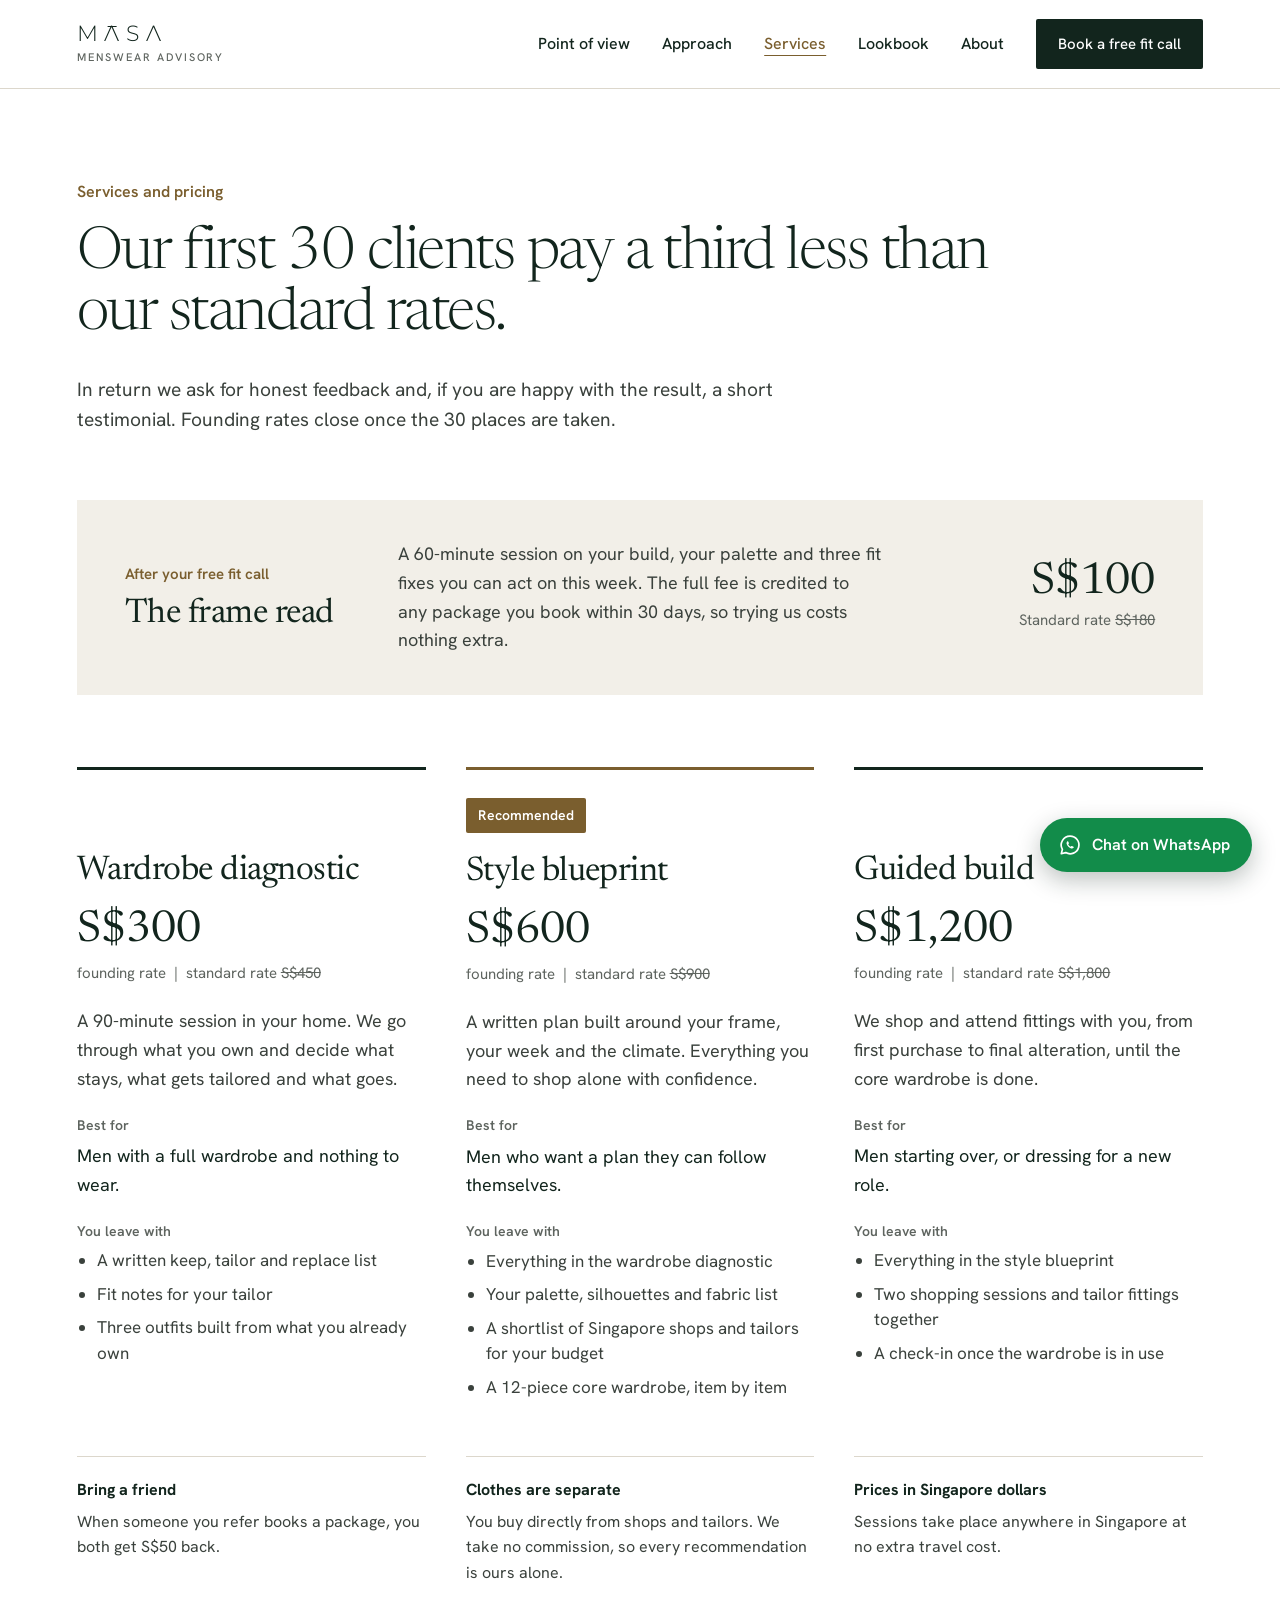
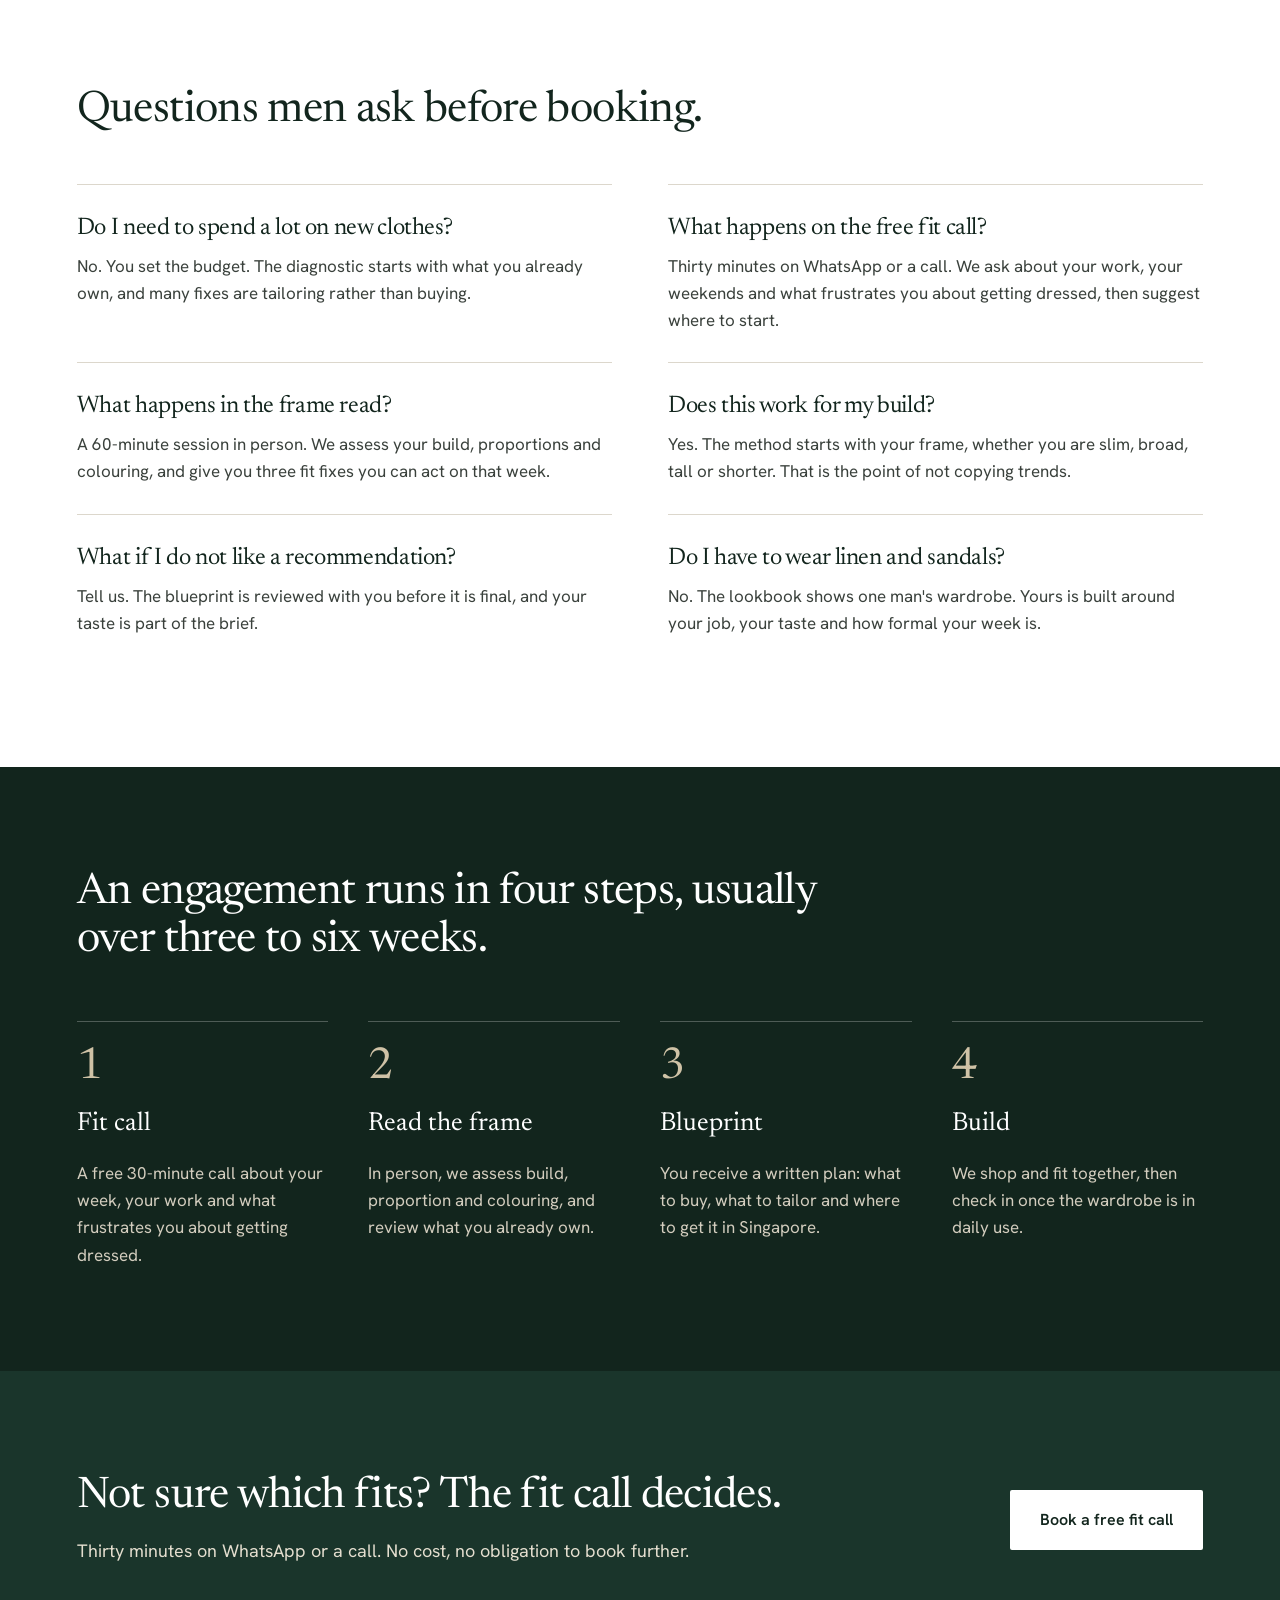
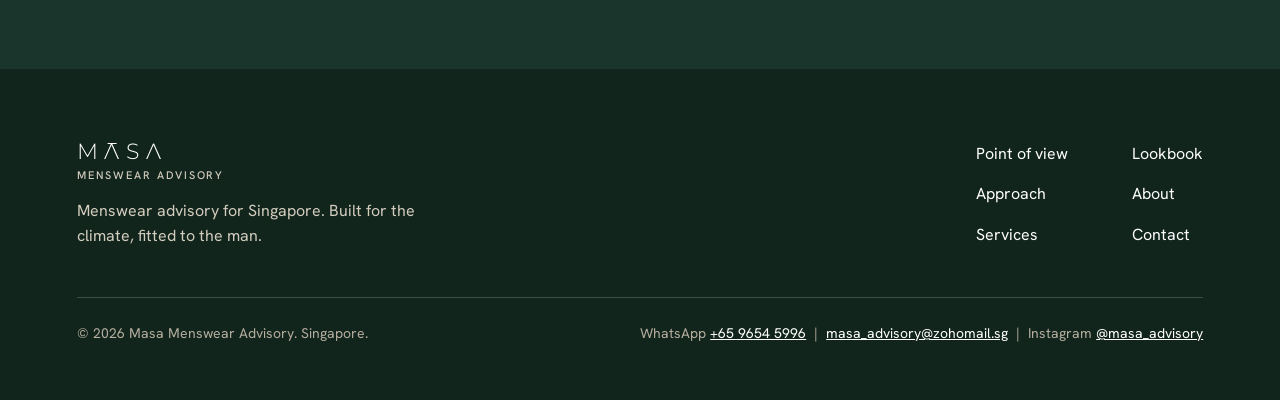
<file: services.html>
<!doctype html>
<html lang="en-SG">
<head>
<meta charset="utf-8">
<meta name="viewport" content="width=device-width, initial-scale=1, viewport-fit=cover">
<title>Services and pricing | Masa Menswear Advisory</title>
<meta name="description" content="Masa is a menswear advisory for Singapore. Personal styling built around your frame and 31°C, with a free 30-minute fit call on WhatsApp.">
<meta property="og:title" content="Services and pricing | Masa Menswear Advisory">
<meta property="og:description" content="Masa is a menswear advisory for Singapore. Personal styling built around your frame and 31°C, with a free 30-minute fit call on WhatsApp.">
<meta property="og:type" content="website">
<meta property="og:image" content="assets/img/og-image.jpg">
<meta name="theme-color" content="#12251D">
<link rel="icon" type="image/png" href="assets/img/favicon.png">
<link rel="apple-touch-icon" href="assets/img/apple-touch-icon.png">
<link rel="preconnect" href="https://fonts.googleapis.com">
<link rel="preconnect" href="https://fonts.gstatic.com" crossorigin>
<link rel="stylesheet" href="https://fonts.googleapis.com/css2?family=Hanken+Grotesk:wght@400;500;600&family=Montserrat:wght@300;400&family=Newsreader:opsz,wght@6..72,300;6..72,400;6..72,500&display=swap">
<link rel="stylesheet" href="assets/css/style.css">
</head>
<body>
<header class="site-header"><div class="wrap">
<a class="logo" href="index.html" aria-label="Masa Menswear Advisory home"><span class="word" aria-hidden="true">M<span class="a1">&#923;</span>S&#923;</span><span class="sub">Menswear Advisory</span></a>
<button class="menu-btn" aria-label="Open menu" aria-expanded="false" aria-controls="nav"><span></span><span></span></button>
<nav class="nav" id="nav" aria-label="Main"><a href="about.html#pov">Point of view</a><a href="index.html#approach">Approach</a><a href="services.html" aria-current="page">Services</a><a href="lookbook.html">Lookbook</a><a href="about.html">About</a><a class="btn" href="https://wa.me/6596545996?text=Hi%2C%20I%20found%20Masa%20Menswear%20Advisory%20and%20would%20like%20to%20book%20a%20fit%20call." target="_blank" rel="noopener">Book a free fit call</a></nav>
</div></header>
<main>

<section class="wrap" style="padding:clamp(56px,7vw,96px) var(--pad) 64px" aria-label="Services introduction">
<p class="label">Services and pricing</p>
<h1 style="max-width:980px;font-size:clamp(38px,4.6vw,64px)">Our first 30 clients pay a third less than our standard rates.</h1>
<p class="lead" style="margin-top:28px;max-width:720px">In return we ask for honest feedback and, if you are happy with the result, a short testimonial. Founding rates close once the 30 places are taken.</p>
</section>
<section class="wrap" aria-label="Start here"><div class="entry">
<div><p style="font-size:15px;font-weight:600;color:var(--acc)">After your free fit call</p><h2 style="font-size:34px;margin-top:10px">The frame read</h2></div>
<p>A 60-minute session on your build, your palette and three fit fixes you can act on this week. The full fee is credited to any package you book within 30 days, so trying us costs nothing extra.</p>
<div class="price"><b>S$100</b><small>Standard rate <s>S$180</s></small></div>
</div></section>
<section class="wrap" style="margin-top:72px" aria-label="Service options"><div class="grid3"><article class="tier"><span class="spacer"></span><h3>Wardrobe diagnostic</h3><div class="price"><b>S$300</b><small>founding rate &nbsp;|&nbsp; standard rate <s>S$450</s></small></div><p>A 90-minute session in your home. We go through what you own and decide what stays, what gets tailored and what goes.</p><span class="k">Best for</span><span style="color:var(--ink)">Men with a full wardrobe and nothing to wear.</span><span class="k">You leave with</span><ul><li>A written keep, tailor and replace list</li><li>Fit notes for your tailor</li><li>Three outfits built from what you already own</li></ul></article><article class="tier rec"><span class="badge">Recommended</span><h3>Style blueprint</h3><div class="price"><b>S$600</b><small>founding rate &nbsp;|&nbsp; standard rate <s>S$900</s></small></div><p>A written plan built around your frame, your week and the climate. Everything you need to shop alone with confidence.</p><span class="k">Best for</span><span style="color:var(--ink)">Men who want a plan they can follow themselves.</span><span class="k">You leave with</span><ul><li>Everything in the wardrobe diagnostic</li><li>Your palette, silhouettes and fabric list</li><li>A shortlist of Singapore shops and tailors for your budget</li><li>A 12-piece core wardrobe, item by item</li></ul></article><article class="tier"><span class="spacer"></span><h3>Guided build</h3><div class="price"><b>S$1,200</b><small>founding rate &nbsp;|&nbsp; standard rate <s>S$1,800</s></small></div><p>We shop and attend fittings with you, from first purchase to final alteration, until the core wardrobe is done.</p><span class="k">Best for</span><span style="color:var(--ink)">Men starting over, or dressing for a new role.</span><span class="k">You leave with</span><ul><li>Everything in the style blueprint</li><li>Two shopping sessions and tailor fittings together</li><li>A check-in once the wardrobe is in use</li></ul></article></div></section>
<section class="wrap" style="margin-top:56px" aria-label="Pricing terms"><div class="grid3 terms">
<div><b>Bring a friend</b>When someone you refer books a package, you both get S$50 back.</div>
<div><b>Clothes are separate</b>You buy directly from shops and tailors. We take no commission, so every recommendation is ours alone.</div>
<div><b>Prices in Singapore dollars</b>Sessions take place anywhere in Singapore at no extra travel cost.</div>
</div></section>
<section class="wrap section" aria-label="Questions"><h2 style="margin-bottom:48px">Questions men ask before booking.</h2><div class="faq"><div><h3>Do I need to spend a lot on new clothes?</h3><p>No. You set the budget. The diagnostic starts with what you already own, and many fixes are tailoring rather than buying.</p></div><div><h3>What happens on the free fit call?</h3><p>Thirty minutes on WhatsApp or a call. We ask about your work, your weekends and what frustrates you about getting dressed, then suggest where to start.</p></div><div><h3>What happens in the frame read?</h3><p>A 60-minute session in person. We assess your build, proportions and colouring, and give you three fit fixes you can act on that week.</p></div><div><h3>Does this work for my build?</h3><p>Yes. The method starts with your frame, whether you are slim, broad, tall or shorter. That is the point of not copying trends.</p></div><div><h3>What if I do not like a recommendation?</h3><p>Tell us. The blueprint is reviewed with you before it is final, and your taste is part of the brief.</p></div><div><h3>Do I have to wear linen and sandals?</h3><p>No. The lookbook shows one man&#39;s wardrobe. Yours is built around your job, your taste and how formal your week is.</p></div></div></section>
<section class="dark section" aria-label="How an engagement runs"><div class="wrap"><h2 style="max-width:820px">An engagement runs in four steps, usually over three to six weeks.</h2><ol class="steps"><li><span class="num">1</span><span class="st">Fit call</span><p>A free 30-minute call about your week, your work and what frustrates you about getting dressed.</p></li><li><span class="num">2</span><span class="st">Read the frame</span><p>In person, we assess build, proportion and colouring, and review what you already own.</p></li><li><span class="num">3</span><span class="st">Blueprint</span><p>You receive a written plan: what to buy, what to tailor and where to get it in Singapore.</p></li><li><span class="num">4</span><span class="st">Build</span><p>We shop and fit together, then check in once the wardrobe is in daily use.</p></li></ol></div></section>
<section class="band section" aria-label="Next step"><div class="wrap split" style="align-items:center"><div><h2>Not sure which fits? The fit call decides.</h2><p style="margin-top:16px;max-width:620px">Thirty minutes on WhatsApp or a call. No cost, no obligation to book further.</p></div><a class="btn btn-light" href="https://wa.me/6596545996?text=Hi%2C%20I%20found%20Masa%20Menswear%20Advisory%20and%20would%20like%20to%20book%20a%20fit%20call." target="_blank" rel="noopener">Book a free fit call</a></div></section>
</main>
<footer class="site-footer"><div class="wrap">
<div class="foot-top">
<div style="max-width:360px"><a class="logo" href="index.html" aria-label="Masa Menswear Advisory home"><span class="word" aria-hidden="true">M<span class="a1">&#923;</span>S&#923;</span><span class="sub">Menswear Advisory</span></a><p style="margin-top:16px;font-size:16px">Menswear advisory for Singapore. Built for the climate, fitted to the man.</p></div>
<div class="foot-links"><a href="about.html#pov">Point of view</a><a href="lookbook.html">Lookbook</a><a href="index.html#approach">Approach</a><a href="about.html">About</a><a href="services.html">Services</a><a href="about.html#contact">Contact</a></div>
</div>
<div class="foot-bottom"><span>&copy; 2026 Masa Menswear Advisory. Singapore.</span><span>WhatsApp <a href="https://wa.me/6596545996?text=Hi%2C%20I%20found%20Masa%20Menswear%20Advisory%20and%20would%20like%20to%20book%20a%20fit%20call." target="_blank" rel="noopener">+65 9654 5996</a> &nbsp;|&nbsp; <a href="mailto:masa_advisory@zohomail.sg">masa_advisory@zohomail.sg</a> &nbsp;|&nbsp; Instagram <a href="https://www.instagram.com/masa_advisory/" target="_blank" rel="noopener">@masa_advisory</a></span></div>
</div></footer>
<a class="wa" href="https://wa.me/6596545996?text=Hi%2C%20I%20found%20Masa%20Menswear%20Advisory%20and%20would%20like%20to%20book%20a%20fit%20call." target="_blank" rel="noopener" aria-label="Chat on WhatsApp"><svg width="24" height="24" viewBox="0 0 24 24" fill="none" aria-hidden="true"><path d="M12 3.2a8.8 8.8 0 0 0-7.6 13.2L3.3 20.7l4.4-1.1A8.8 8.8 0 1 0 12 3.2Z" stroke="#fff" stroke-width="1.7" stroke-linejoin="round"/><path d="M9.2 8.4c.3-.3.8-.3 1 .1l.7 1.5c.1.3 0 .6-.2.8l-.5.5c.5 1.1 1.4 2 2.5 2.5l.5-.5c.2-.2.5-.3.8-.2l1.5.7c.4.2.4.7.1 1-.6.7-1.5 1-2.4.7-2.1-.7-3.8-2.4-4.5-4.5-.3-.9 0-1.8.5-2.6Z" fill="#fff"/></svg><span>Chat on WhatsApp</span></a>
<script>
(function(){var b=document.querySelector('.menu-btn'),n=document.getElementById('nav');if(!b)return;b.addEventListener('click',function(){var o=n.classList.toggle('open');b.setAttribute('aria-expanded',o)});n.addEventListener('click',function(e){if(e.target.tagName==='A'){n.classList.remove('open');b.setAttribute('aria-expanded','false')}})})();
</script>
</body>
</html>
</file>
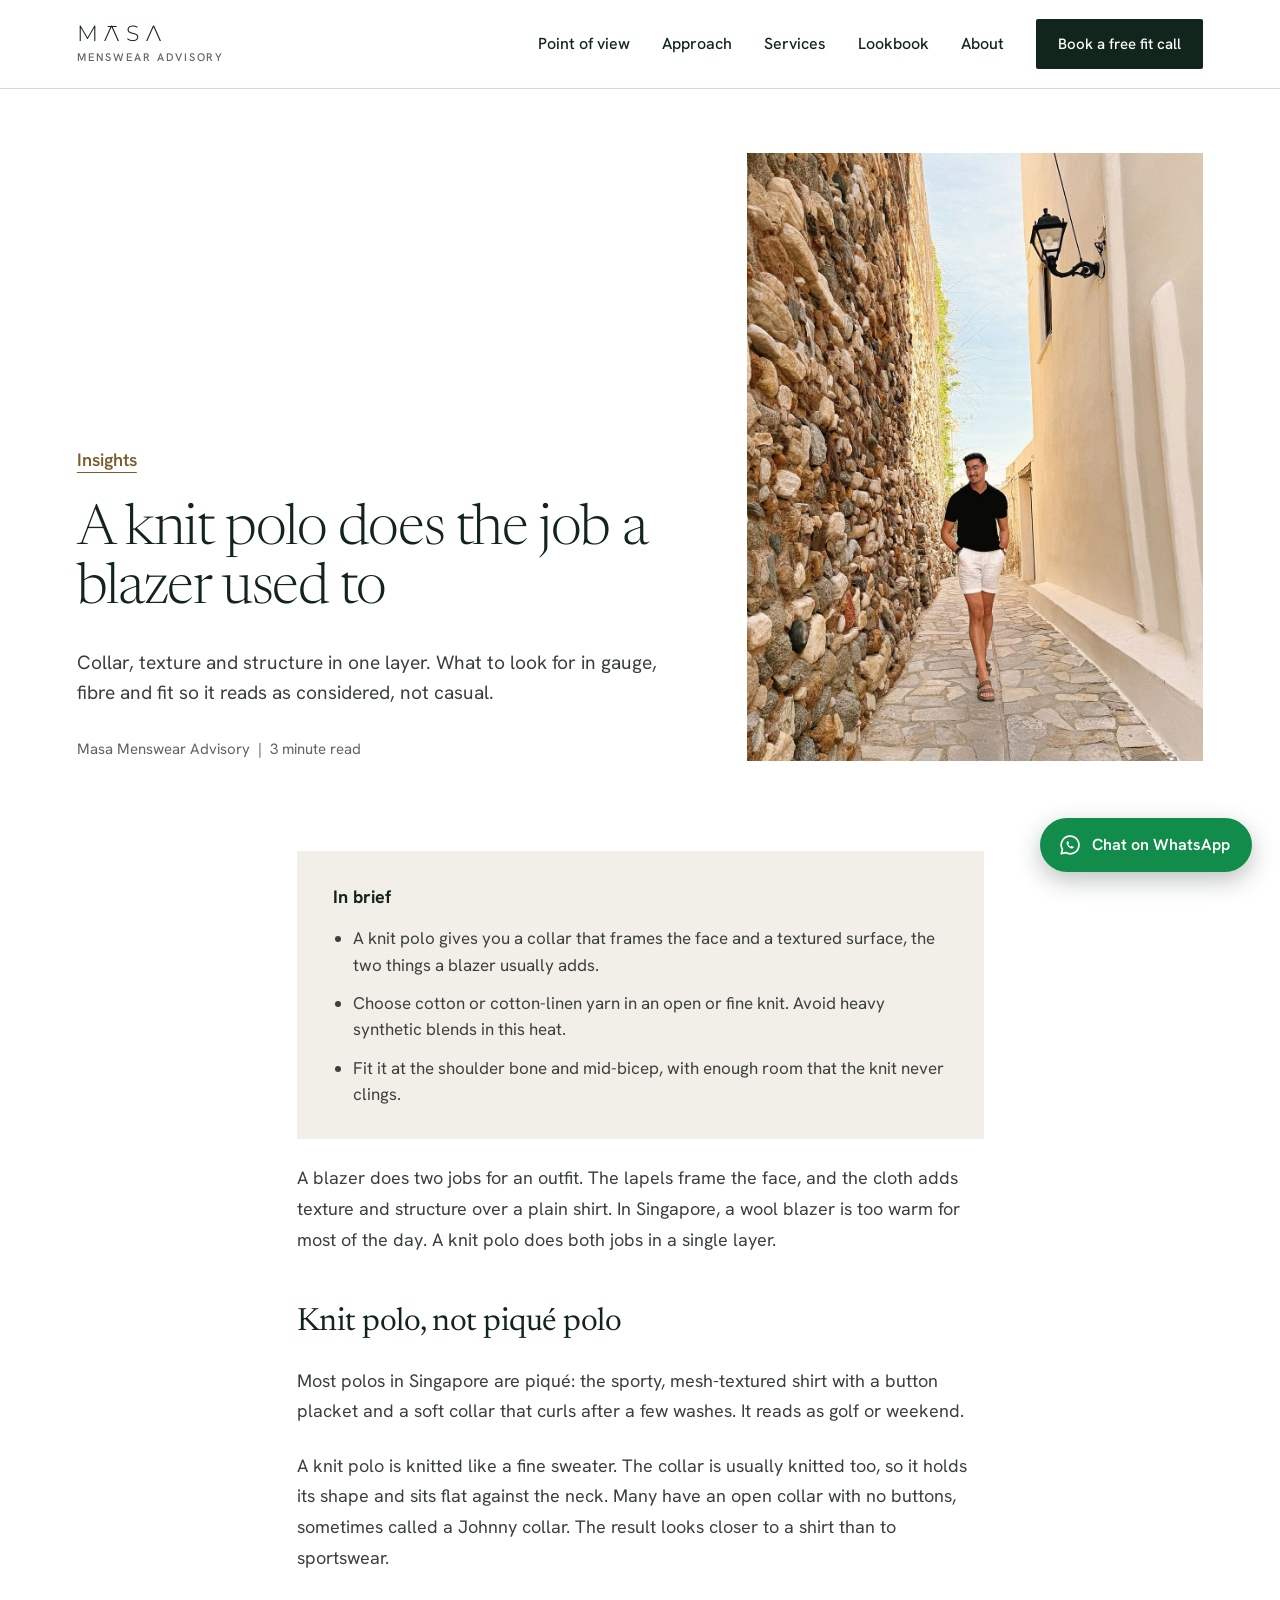
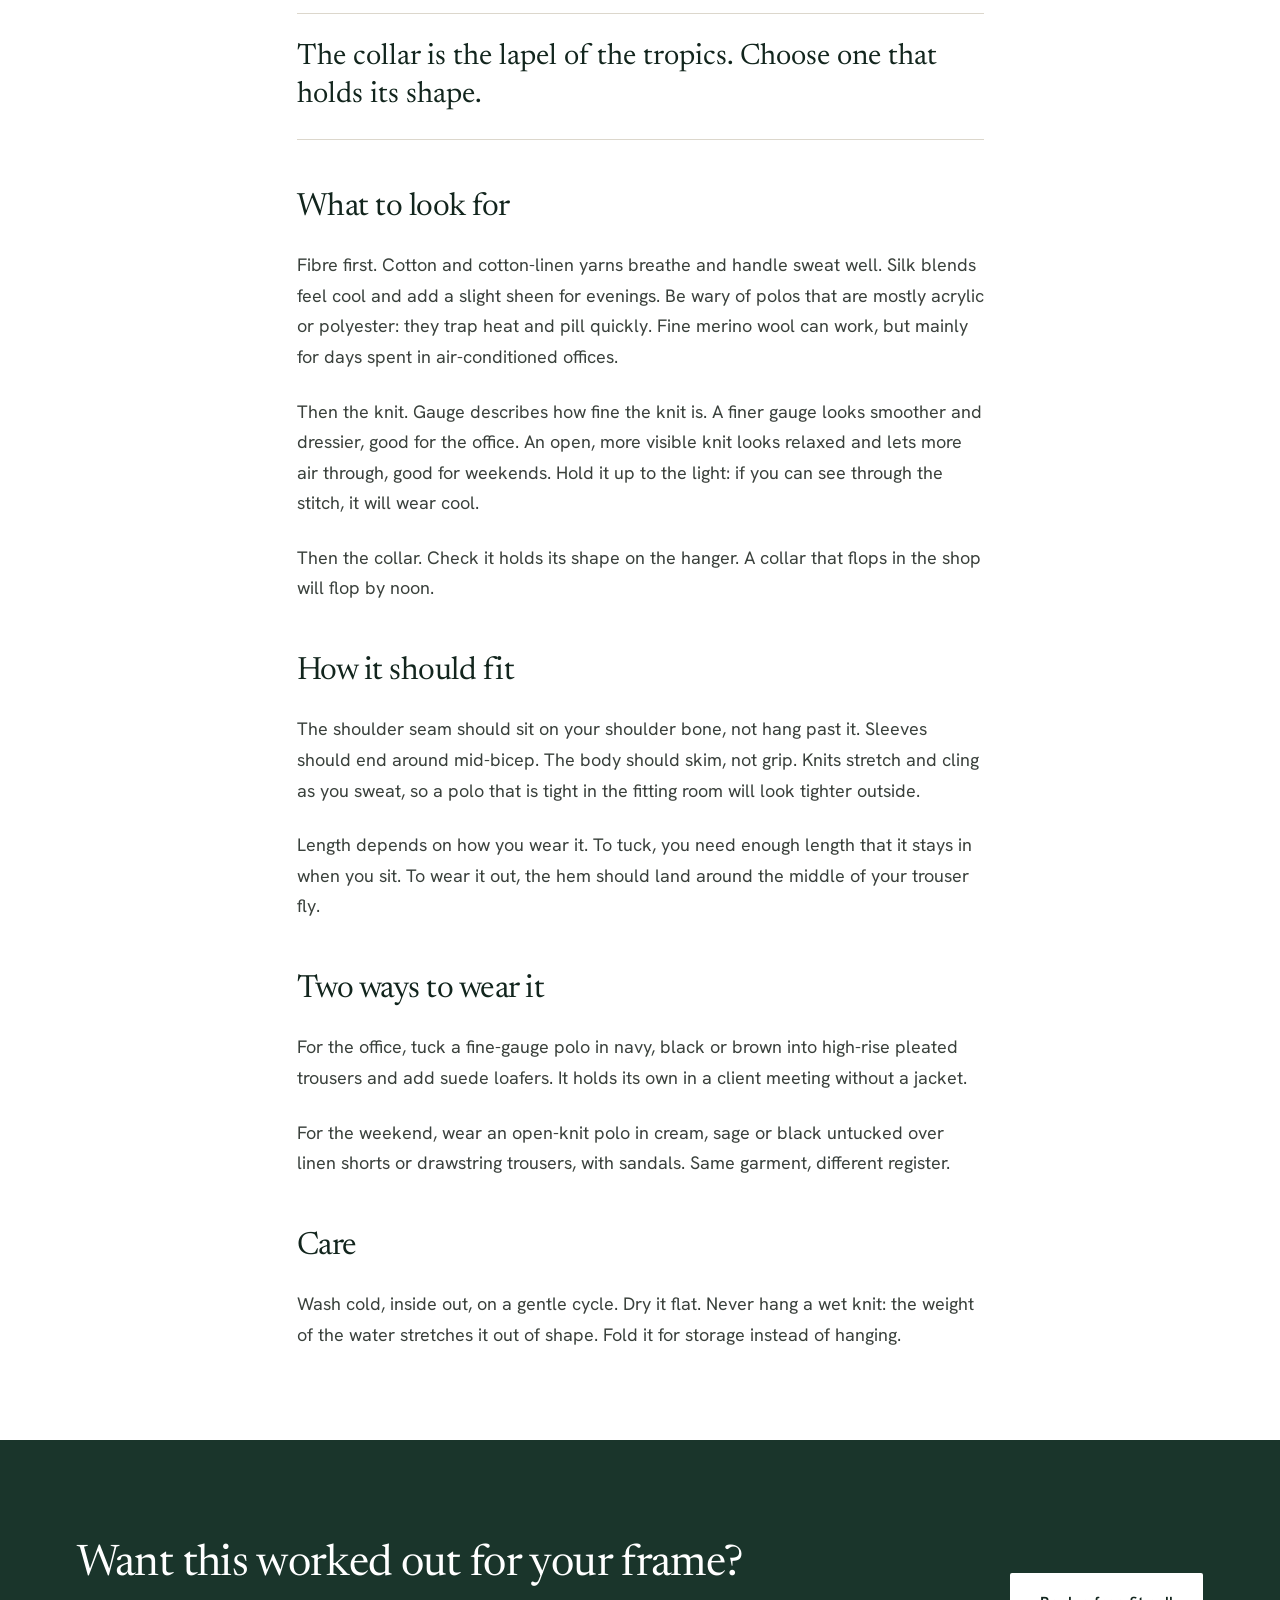
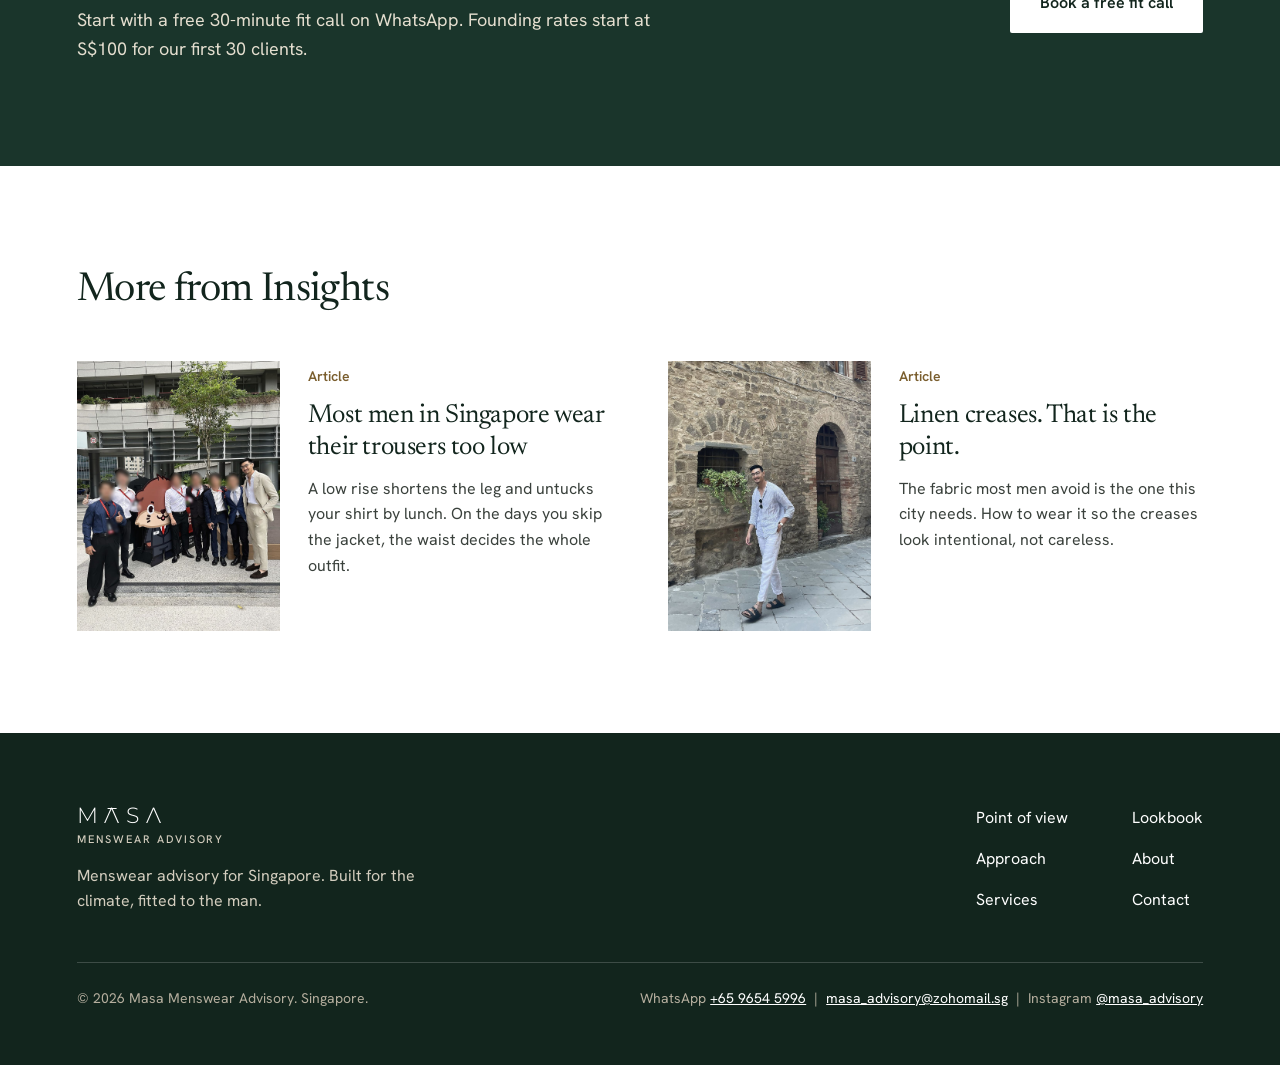
<file: insights/knit-polo.html>
<!doctype html>
<html lang="en-SG">
<head>
<meta charset="utf-8">
<meta name="viewport" content="width=device-width, initial-scale=1, viewport-fit=cover">
<title>A knit polo does the job a blazer used to | Masa Menswear Advisory</title>
<meta name="description" content="Collar, texture and structure in one layer. What to look for in gauge, fibre and fit so it reads as considered, not casual.">
<meta property="og:title" content="A knit polo does the job a blazer used to | Masa Menswear Advisory">
<meta property="og:description" content="Collar, texture and structure in one layer. What to look for in gauge, fibre and fit so it reads as considered, not casual.">
<meta property="og:type" content="website">
<meta property="og:image" content="../assets/img/og-image.jpg">
<meta name="theme-color" content="#12251D">
<link rel="icon" type="image/png" href="../assets/img/favicon.png">
<link rel="apple-touch-icon" href="../assets/img/apple-touch-icon.png">
<link rel="preconnect" href="https://fonts.googleapis.com">
<link rel="preconnect" href="https://fonts.gstatic.com" crossorigin>
<link rel="stylesheet" href="https://fonts.googleapis.com/css2?family=Hanken+Grotesk:wght@400;500;600&family=Montserrat:wght@300;400&family=Newsreader:opsz,wght@6..72,300;6..72,400;6..72,500&display=swap">
<link rel="stylesheet" href="../assets/css/style.css">
</head>
<body>
<header class="site-header"><div class="wrap">
<a class="logo" href="../index.html" aria-label="Masa Menswear Advisory home"><span class="word" aria-hidden="true">M<span class="a1">&#923;</span>S&#923;</span><span class="sub">Menswear Advisory</span></a>
<button class="menu-btn" aria-label="Open menu" aria-expanded="false" aria-controls="nav"><span></span><span></span></button>
<nav class="nav" id="nav" aria-label="Main"><a href="../about.html#pov">Point of view</a><a href="../index.html#approach">Approach</a><a href="../services.html">Services</a><a href="../lookbook.html">Lookbook</a><a href="../about.html">About</a><a class="btn" href="https://wa.me/6596545996?text=Hi%2C%20I%20found%20Masa%20Menswear%20Advisory%20and%20would%20like%20to%20book%20a%20fit%20call." target="_blank" rel="noopener">Book a free fit call</a></nav>
</div></header>
<main>

<section class="wrap art-head" aria-label="Article header">
<div class="copy"><a href="../index.html#insights" style="font-weight:600;color:var(--acc);text-underline-offset:6px">Insights</a>
<h1>A knit polo does the job a blazer used to</h1><p class="lead">Collar, texture and structure in one layer. What to look for in gauge, fibre and fit so it reads as considered, not casual.</p><p class="muted" style="font-size:15px">Masa Menswear Advisory &nbsp;|&nbsp; 3 minute read</p></div>
<figure style="margin:0"><img class="ph" src="../assets/img/lane.jpg" alt="Black knit polo with white shorts on a stone lane"></figure>
</section>
<article class="wrap"><div class="art-body">
<aside class="brief" aria-label="In brief"><b>In brief</b><ul><li>A knit polo gives you a collar that frames the face and a textured surface, the two things a blazer usually adds.</li><li>Choose cotton or cotton-linen yarn in an open or fine knit. Avoid heavy synthetic blends in this heat.</li><li>Fit it at the shoulder bone and mid-bicep, with enough room that the knit never clings.</li></ul></aside>
<p>A blazer does two jobs for an outfit. The lapels frame the face, and the cloth adds texture and structure over a plain shirt. In Singapore, a wool blazer is too warm for most of the day. A knit polo does both jobs in a single layer.</p><h2>Knit polo, not piqué polo</h2><p>Most polos in Singapore are piqué: the sporty, mesh-textured shirt with a button placket and a soft collar that curls after a few washes. It reads as golf or weekend.</p><p>A knit polo is knitted like a fine sweater. The collar is usually knitted too, so it holds its shape and sits flat against the neck. Many have an open collar with no buttons, sometimes called a Johnny collar. The result looks closer to a shirt than to sportswear.</p><blockquote>The collar is the lapel of the tropics. Choose one that holds its shape.</blockquote><h2>What to look for</h2><p>Fibre first. Cotton and cotton-linen yarns breathe and handle sweat well. Silk blends feel cool and add a slight sheen for evenings. Be wary of polos that are mostly acrylic or polyester: they trap heat and pill quickly. Fine merino wool can work, but mainly for days spent in air-conditioned offices.</p><p>Then the knit. Gauge describes how fine the knit is. A finer gauge looks smoother and dressier, good for the office. An open, more visible knit looks relaxed and lets more air through, good for weekends. Hold it up to the light: if you can see through the stitch, it will wear cool.</p><p>Then the collar. Check it holds its shape on the hanger. A collar that flops in the shop will flop by noon.</p><h2>How it should fit</h2><p>The shoulder seam should sit on your shoulder bone, not hang past it. Sleeves should end around mid-bicep. The body should skim, not grip. Knits stretch and cling as you sweat, so a polo that is tight in the fitting room will look tighter outside.</p><p>Length depends on how you wear it. To tuck, you need enough length that it stays in when you sit. To wear it out, the hem should land around the middle of your trouser fly.</p><h2>Two ways to wear it</h2><p>For the office, tuck a fine-gauge polo in navy, black or brown into high-rise pleated trousers and add suede loafers. It holds its own in a client meeting without a jacket.</p><p>For the weekend, wear an open-knit polo in cream, sage or black untucked over linen shorts or drawstring trousers, with sandals. Same garment, different register.</p><h2>Care</h2><p>Wash cold, inside out, on a gentle cycle. Dry it flat. Never hang a wet knit: the weight of the water stretches it out of shape. Fold it for storage instead of hanging.</p>
</div></article>
<section class="band section" aria-label="Next step"><div class="wrap split" style="align-items:center"><div><h2>Want this worked out for your frame?</h2><p style="margin-top:16px;max-width:620px">Start with a free 30-minute fit call on WhatsApp. Founding rates start at S$100 for our first 30 clients.</p></div><a class="btn btn-light" href="https://wa.me/6596545996?text=Hi%2C%20I%20found%20Masa%20Menswear%20Advisory%20and%20would%20like%20to%20book%20a%20fit%20call." target="_blank" rel="noopener">Book a free fit call</a></div></section>
<section class="wrap section" aria-label="More insights"><h2 style="margin-bottom:48px;font-size:40px">More from Insights</h2><div class="grid2"><a class="rel" href="../insights/trouser-rise.html"><img class="ph" src="../assets/img/conf.jpg" alt="" loading="lazy"><div><span style="font-size:14px;font-weight:600;color:var(--acc)">Article</span><h3>Most men in Singapore wear their trousers too low</h3><p>A low rise shortens the leg and untucks your shirt by lunch. On the days you skip the jacket, the waist decides the whole outfit.</p></div></a><a class="rel" href="../insights/linen-creases.html"><img class="ph" src="../assets/img/tuscany.jpg" alt="" loading="lazy"><div><span style="font-size:14px;font-weight:600;color:var(--acc)">Article</span><h3>Linen creases. That is the point.</h3><p>The fabric most men avoid is the one this city needs. How to wear it so the creases look intentional, not careless.</p></div></a></div></section>
</main>
<footer class="site-footer"><div class="wrap">
<div class="foot-top">
<div style="max-width:360px"><a class="logo" href="../index.html" aria-label="Masa Menswear Advisory home"><span class="word" aria-hidden="true">M<span class="a1">&#923;</span>S&#923;</span><span class="sub">Menswear Advisory</span></a><p style="margin-top:16px;font-size:16px">Menswear advisory for Singapore. Built for the climate, fitted to the man.</p></div>
<div class="foot-links"><a href="../about.html#pov">Point of view</a><a href="../lookbook.html">Lookbook</a><a href="../index.html#approach">Approach</a><a href="../about.html">About</a><a href="../services.html">Services</a><a href="../about.html#contact">Contact</a></div>
</div>
<div class="foot-bottom"><span>&copy; 2026 Masa Menswear Advisory. Singapore.</span><span>WhatsApp <a href="https://wa.me/6596545996?text=Hi%2C%20I%20found%20Masa%20Menswear%20Advisory%20and%20would%20like%20to%20book%20a%20fit%20call." target="_blank" rel="noopener">+65 9654 5996</a> &nbsp;|&nbsp; <a href="mailto:masa_advisory@zohomail.sg">masa_advisory@zohomail.sg</a> &nbsp;|&nbsp; Instagram <a href="https://www.instagram.com/masa_advisory/" target="_blank" rel="noopener">@masa_advisory</a></span></div>
</div></footer>
<a class="wa" href="https://wa.me/6596545996?text=Hi%2C%20I%20found%20Masa%20Menswear%20Advisory%20and%20would%20like%20to%20book%20a%20fit%20call." target="_blank" rel="noopener" aria-label="Chat on WhatsApp"><svg width="24" height="24" viewBox="0 0 24 24" fill="none" aria-hidden="true"><path d="M12 3.2a8.8 8.8 0 0 0-7.6 13.2L3.3 20.7l4.4-1.1A8.8 8.8 0 1 0 12 3.2Z" stroke="#fff" stroke-width="1.7" stroke-linejoin="round"/><path d="M9.2 8.4c.3-.3.8-.3 1 .1l.7 1.5c.1.3 0 .6-.2.8l-.5.5c.5 1.1 1.4 2 2.5 2.5l.5-.5c.2-.2.5-.3.8-.2l1.5.7c.4.2.4.7.1 1-.6.7-1.5 1-2.4.7-2.1-.7-3.8-2.4-4.5-4.5-.3-.9 0-1.8.5-2.6Z" fill="#fff"/></svg><span>Chat on WhatsApp</span></a>
<script>
(function(){var b=document.querySelector('.menu-btn'),n=document.getElementById('nav');if(!b)return;b.addEventListener('click',function(){var o=n.classList.toggle('open');b.setAttribute('aria-expanded',o)});n.addEventListener('click',function(e){if(e.target.tagName==='A'){n.classList.remove('open');b.setAttribute('aria-expanded','false')}})})();
</script>
</body>
</html>
</file>
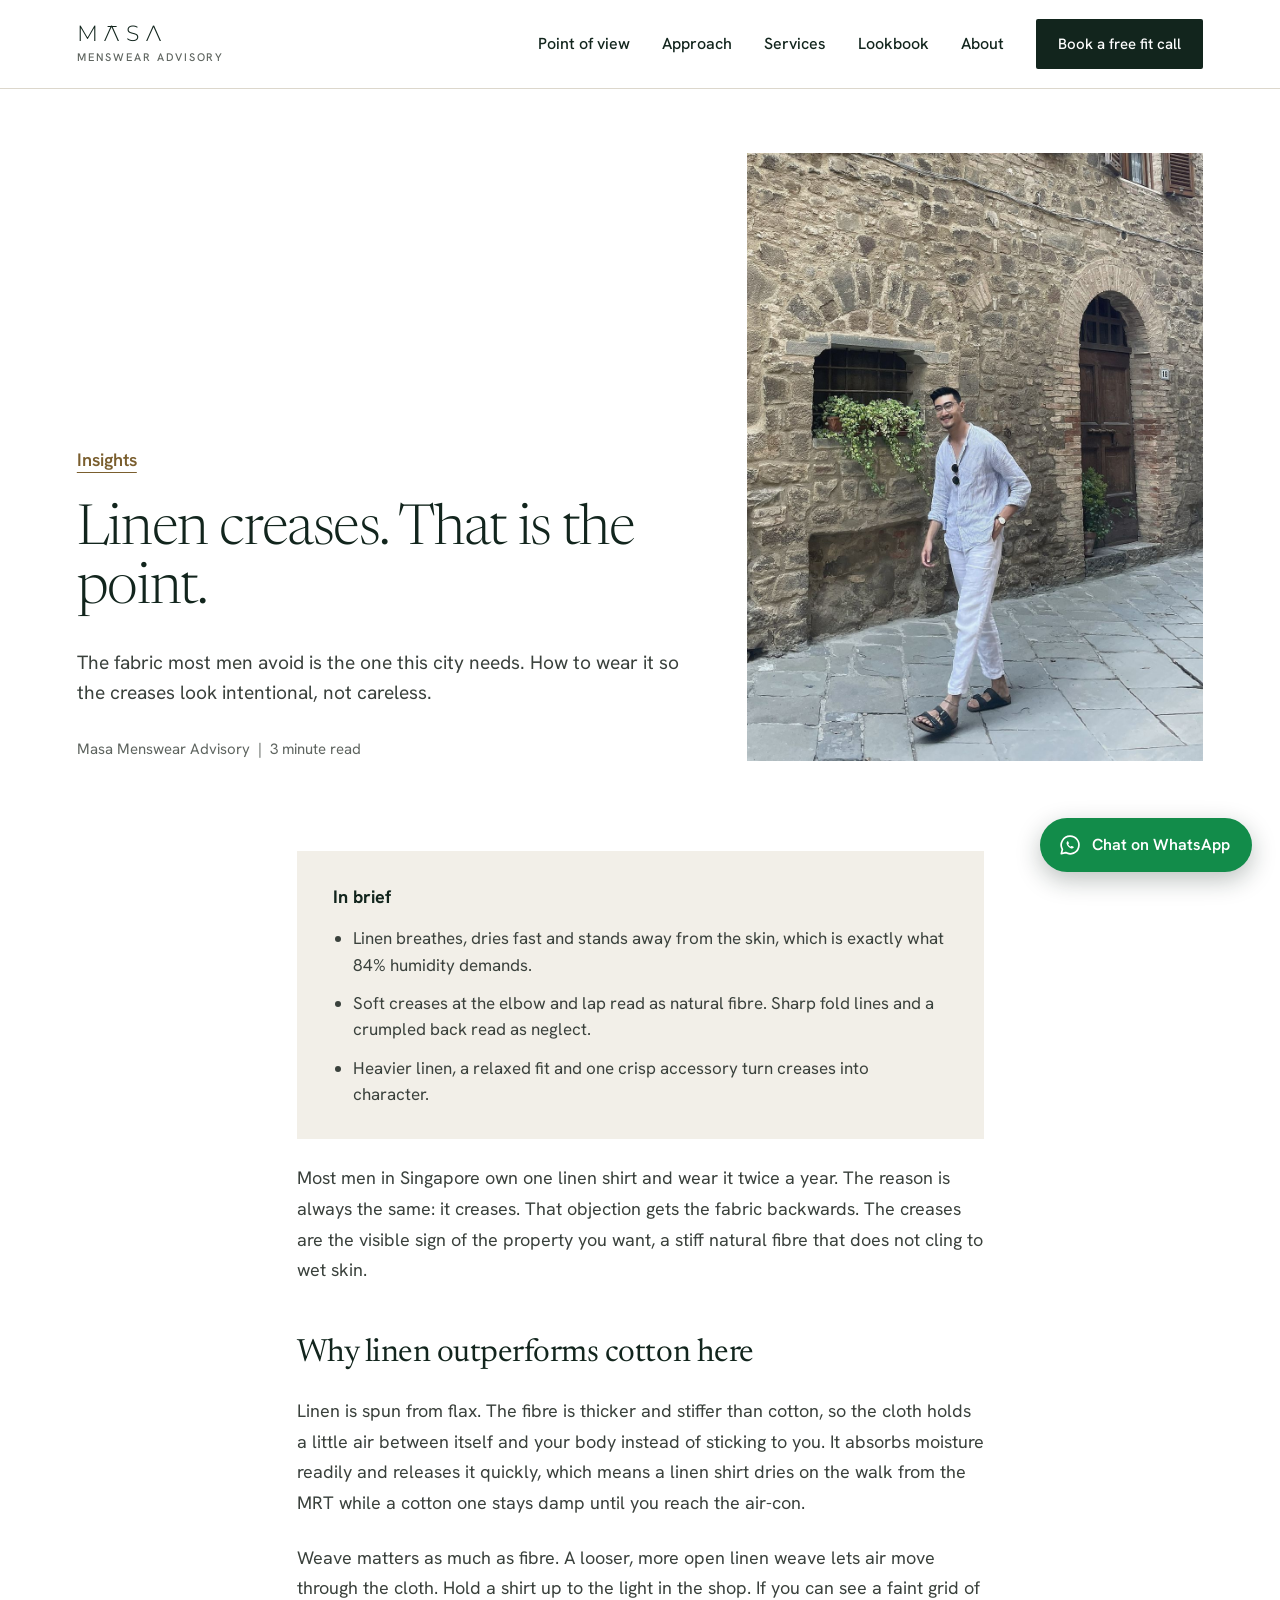
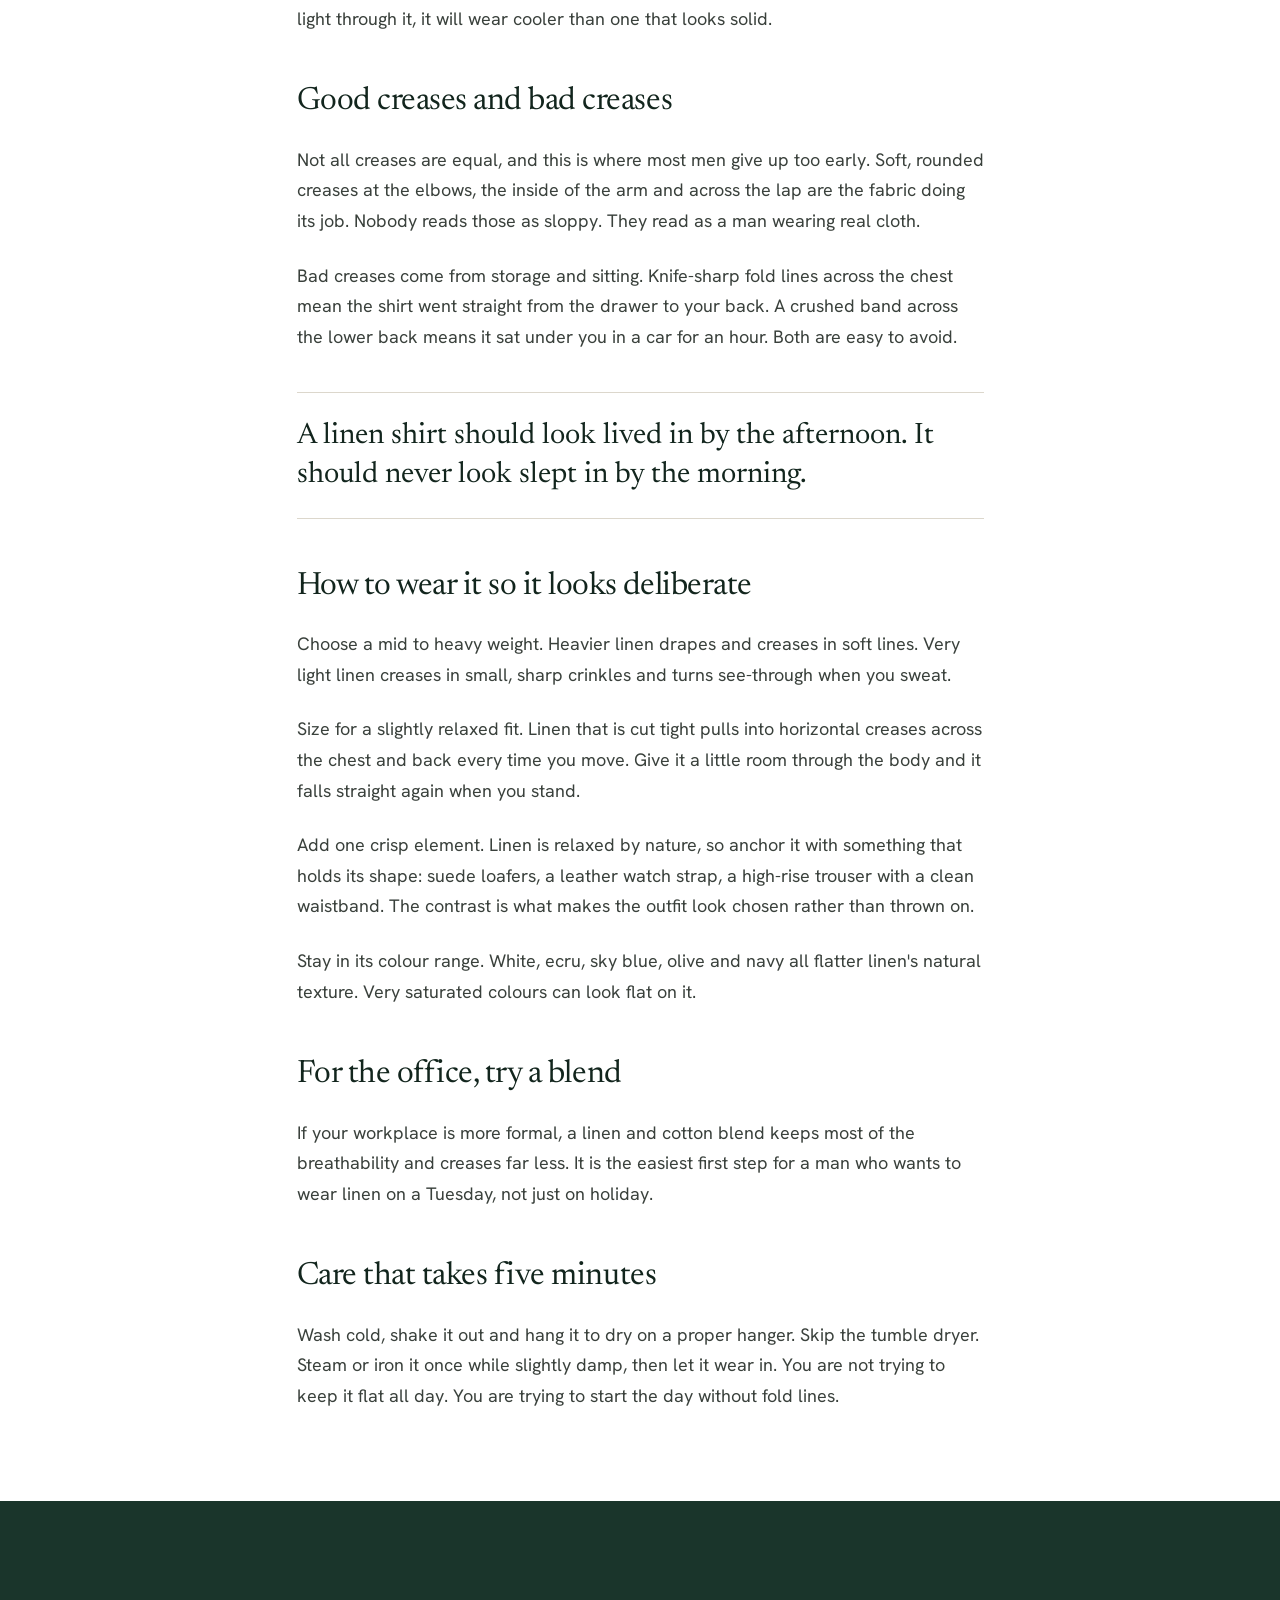
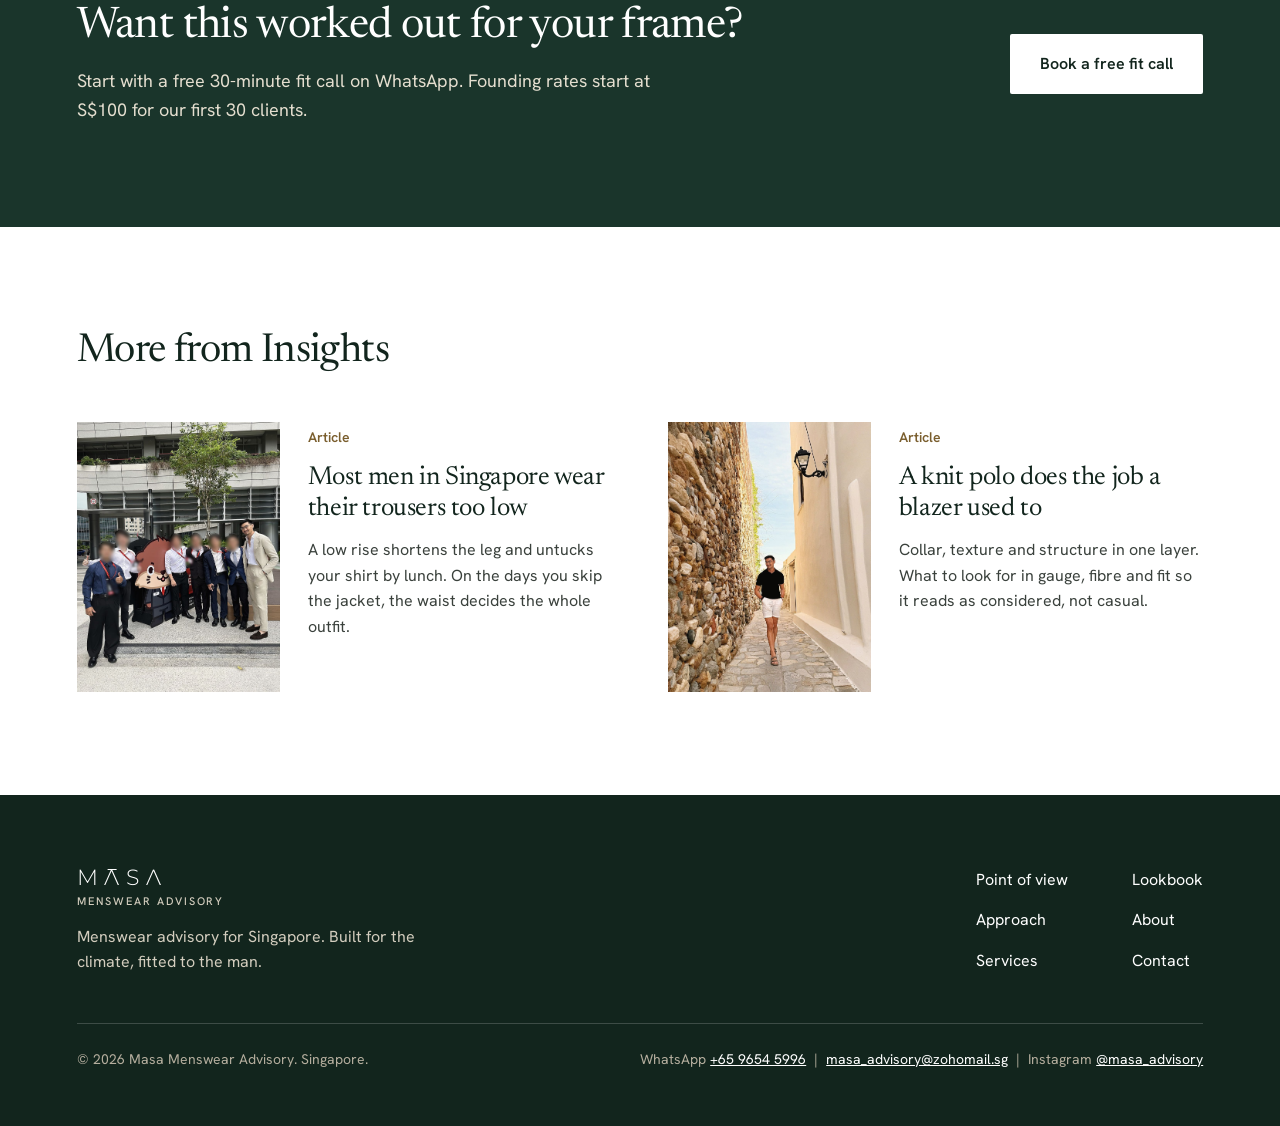
<file: insights/linen-creases.html>
<!doctype html>
<html lang="en-SG">
<head>
<meta charset="utf-8">
<meta name="viewport" content="width=device-width, initial-scale=1, viewport-fit=cover">
<title>Linen creases. That is the point | Masa Menswear Advisory</title>
<meta name="description" content="The fabric most men avoid is the one this city needs. How to wear it so the creases look intentional, not careless.">
<meta property="og:title" content="Linen creases. That is the point | Masa Menswear Advisory">
<meta property="og:description" content="The fabric most men avoid is the one this city needs. How to wear it so the creases look intentional, not careless.">
<meta property="og:type" content="website">
<meta property="og:image" content="../assets/img/og-image.jpg">
<meta name="theme-color" content="#12251D">
<link rel="icon" type="image/png" href="../assets/img/favicon.png">
<link rel="apple-touch-icon" href="../assets/img/apple-touch-icon.png">
<link rel="preconnect" href="https://fonts.googleapis.com">
<link rel="preconnect" href="https://fonts.gstatic.com" crossorigin>
<link rel="stylesheet" href="https://fonts.googleapis.com/css2?family=Hanken+Grotesk:wght@400;500;600&family=Montserrat:wght@300;400&family=Newsreader:opsz,wght@6..72,300;6..72,400;6..72,500&display=swap">
<link rel="stylesheet" href="../assets/css/style.css">
</head>
<body>
<header class="site-header"><div class="wrap">
<a class="logo" href="../index.html" aria-label="Masa Menswear Advisory home"><span class="word" aria-hidden="true">M<span class="a1">&#923;</span>S&#923;</span><span class="sub">Menswear Advisory</span></a>
<button class="menu-btn" aria-label="Open menu" aria-expanded="false" aria-controls="nav"><span></span><span></span></button>
<nav class="nav" id="nav" aria-label="Main"><a href="../about.html#pov">Point of view</a><a href="../index.html#approach">Approach</a><a href="../services.html">Services</a><a href="../lookbook.html">Lookbook</a><a href="../about.html">About</a><a class="btn" href="https://wa.me/6596545996?text=Hi%2C%20I%20found%20Masa%20Menswear%20Advisory%20and%20would%20like%20to%20book%20a%20fit%20call." target="_blank" rel="noopener">Book a free fit call</a></nav>
</div></header>
<main>

<section class="wrap art-head" aria-label="Article header">
<div class="copy"><a href="../index.html#insights" style="font-weight:600;color:var(--acc);text-underline-offset:6px">Insights</a>
<h1>Linen creases. That is the point.</h1><p class="lead">The fabric most men avoid is the one this city needs. How to wear it so the creases look intentional, not careless.</p><p class="muted" style="font-size:15px">Masa Menswear Advisory &nbsp;|&nbsp; 3 minute read</p></div>
<figure style="margin:0"><img class="ph" src="../assets/img/tuscany.jpg" alt="Blue and white striped linen shirt with white linen trousers on a stone lane"></figure>
</section>
<article class="wrap"><div class="art-body">
<aside class="brief" aria-label="In brief"><b>In brief</b><ul><li>Linen breathes, dries fast and stands away from the skin, which is exactly what 84% humidity demands.</li><li>Soft creases at the elbow and lap read as natural fibre. Sharp fold lines and a crumpled back read as neglect.</li><li>Heavier linen, a relaxed fit and one crisp accessory turn creases into character.</li></ul></aside>
<p>Most men in Singapore own one linen shirt and wear it twice a year. The reason is always the same: it creases. That objection gets the fabric backwards. The creases are the visible sign of the property you want, a stiff natural fibre that does not cling to wet skin.</p><h2>Why linen outperforms cotton here</h2><p>Linen is spun from flax. The fibre is thicker and stiffer than cotton, so the cloth holds a little air between itself and your body instead of sticking to you. It absorbs moisture readily and releases it quickly, which means a linen shirt dries on the walk from the MRT while a cotton one stays damp until you reach the air-con.</p><p>Weave matters as much as fibre. A looser, more open linen weave lets air move through the cloth. Hold a shirt up to the light in the shop. If you can see a faint grid of light through it, it will wear cooler than one that looks solid.</p><h2>Good creases and bad creases</h2><p>Not all creases are equal, and this is where most men give up too early. Soft, rounded creases at the elbows, the inside of the arm and across the lap are the fabric doing its job. Nobody reads those as sloppy. They read as a man wearing real cloth.</p><p>Bad creases come from storage and sitting. Knife-sharp fold lines across the chest mean the shirt went straight from the drawer to your back. A crushed band across the lower back means it sat under you in a car for an hour. Both are easy to avoid.</p><blockquote>A linen shirt should look lived in by the afternoon. It should never look slept in by the morning.</blockquote><h2>How to wear it so it looks deliberate</h2><p>Choose a mid to heavy weight. Heavier linen drapes and creases in soft lines. Very light linen creases in small, sharp crinkles and turns see-through when you sweat.</p><p>Size for a slightly relaxed fit. Linen that is cut tight pulls into horizontal creases across the chest and back every time you move. Give it a little room through the body and it falls straight again when you stand.</p><p>Add one crisp element. Linen is relaxed by nature, so anchor it with something that holds its shape: suede loafers, a leather watch strap, a high-rise trouser with a clean waistband. The contrast is what makes the outfit look chosen rather than thrown on.</p><p>Stay in its colour range. White, ecru, sky blue, olive and navy all flatter linen&#39;s natural texture. Very saturated colours can look flat on it.</p><h2>For the office, try a blend</h2><p>If your workplace is more formal, a linen and cotton blend keeps most of the breathability and creases far less. It is the easiest first step for a man who wants to wear linen on a Tuesday, not just on holiday.</p><h2>Care that takes five minutes</h2><p>Wash cold, shake it out and hang it to dry on a proper hanger. Skip the tumble dryer. Steam or iron it once while slightly damp, then let it wear in. You are not trying to keep it flat all day. You are trying to start the day without fold lines.</p>
</div></article>
<section class="band section" aria-label="Next step"><div class="wrap split" style="align-items:center"><div><h2>Want this worked out for your frame?</h2><p style="margin-top:16px;max-width:620px">Start with a free 30-minute fit call on WhatsApp. Founding rates start at S$100 for our first 30 clients.</p></div><a class="btn btn-light" href="https://wa.me/6596545996?text=Hi%2C%20I%20found%20Masa%20Menswear%20Advisory%20and%20would%20like%20to%20book%20a%20fit%20call." target="_blank" rel="noopener">Book a free fit call</a></div></section>
<section class="wrap section" aria-label="More insights"><h2 style="margin-bottom:48px;font-size:40px">More from Insights</h2><div class="grid2"><a class="rel" href="../insights/trouser-rise.html"><img class="ph" src="../assets/img/conf.jpg" alt="" loading="lazy"><div><span style="font-size:14px;font-weight:600;color:var(--acc)">Article</span><h3>Most men in Singapore wear their trousers too low</h3><p>A low rise shortens the leg and untucks your shirt by lunch. On the days you skip the jacket, the waist decides the whole outfit.</p></div></a><a class="rel" href="../insights/knit-polo.html"><img class="ph" src="../assets/img/lane.jpg" alt="" loading="lazy"><div><span style="font-size:14px;font-weight:600;color:var(--acc)">Article</span><h3>A knit polo does the job a blazer used to</h3><p>Collar, texture and structure in one layer. What to look for in gauge, fibre and fit so it reads as considered, not casual.</p></div></a></div></section>
</main>
<footer class="site-footer"><div class="wrap">
<div class="foot-top">
<div style="max-width:360px"><a class="logo" href="../index.html" aria-label="Masa Menswear Advisory home"><span class="word" aria-hidden="true">M<span class="a1">&#923;</span>S&#923;</span><span class="sub">Menswear Advisory</span></a><p style="margin-top:16px;font-size:16px">Menswear advisory for Singapore. Built for the climate, fitted to the man.</p></div>
<div class="foot-links"><a href="../about.html#pov">Point of view</a><a href="../lookbook.html">Lookbook</a><a href="../index.html#approach">Approach</a><a href="../about.html">About</a><a href="../services.html">Services</a><a href="../about.html#contact">Contact</a></div>
</div>
<div class="foot-bottom"><span>&copy; 2026 Masa Menswear Advisory. Singapore.</span><span>WhatsApp <a href="https://wa.me/6596545996?text=Hi%2C%20I%20found%20Masa%20Menswear%20Advisory%20and%20would%20like%20to%20book%20a%20fit%20call." target="_blank" rel="noopener">+65 9654 5996</a> &nbsp;|&nbsp; <a href="mailto:masa_advisory@zohomail.sg">masa_advisory@zohomail.sg</a> &nbsp;|&nbsp; Instagram <a href="https://www.instagram.com/masa_advisory/" target="_blank" rel="noopener">@masa_advisory</a></span></div>
</div></footer>
<a class="wa" href="https://wa.me/6596545996?text=Hi%2C%20I%20found%20Masa%20Menswear%20Advisory%20and%20would%20like%20to%20book%20a%20fit%20call." target="_blank" rel="noopener" aria-label="Chat on WhatsApp"><svg width="24" height="24" viewBox="0 0 24 24" fill="none" aria-hidden="true"><path d="M12 3.2a8.8 8.8 0 0 0-7.6 13.2L3.3 20.7l4.4-1.1A8.8 8.8 0 1 0 12 3.2Z" stroke="#fff" stroke-width="1.7" stroke-linejoin="round"/><path d="M9.2 8.4c.3-.3.8-.3 1 .1l.7 1.5c.1.3 0 .6-.2.8l-.5.5c.5 1.1 1.4 2 2.5 2.5l.5-.5c.2-.2.5-.3.8-.2l1.5.7c.4.2.4.7.1 1-.6.7-1.5 1-2.4.7-2.1-.7-3.8-2.4-4.5-4.5-.3-.9 0-1.8.5-2.6Z" fill="#fff"/></svg><span>Chat on WhatsApp</span></a>
<script>
(function(){var b=document.querySelector('.menu-btn'),n=document.getElementById('nav');if(!b)return;b.addEventListener('click',function(){var o=n.classList.toggle('open');b.setAttribute('aria-expanded',o)});n.addEventListener('click',function(e){if(e.target.tagName==='A'){n.classList.remove('open');b.setAttribute('aria-expanded','false')}})})();
</script>
</body>
</html>
</file>
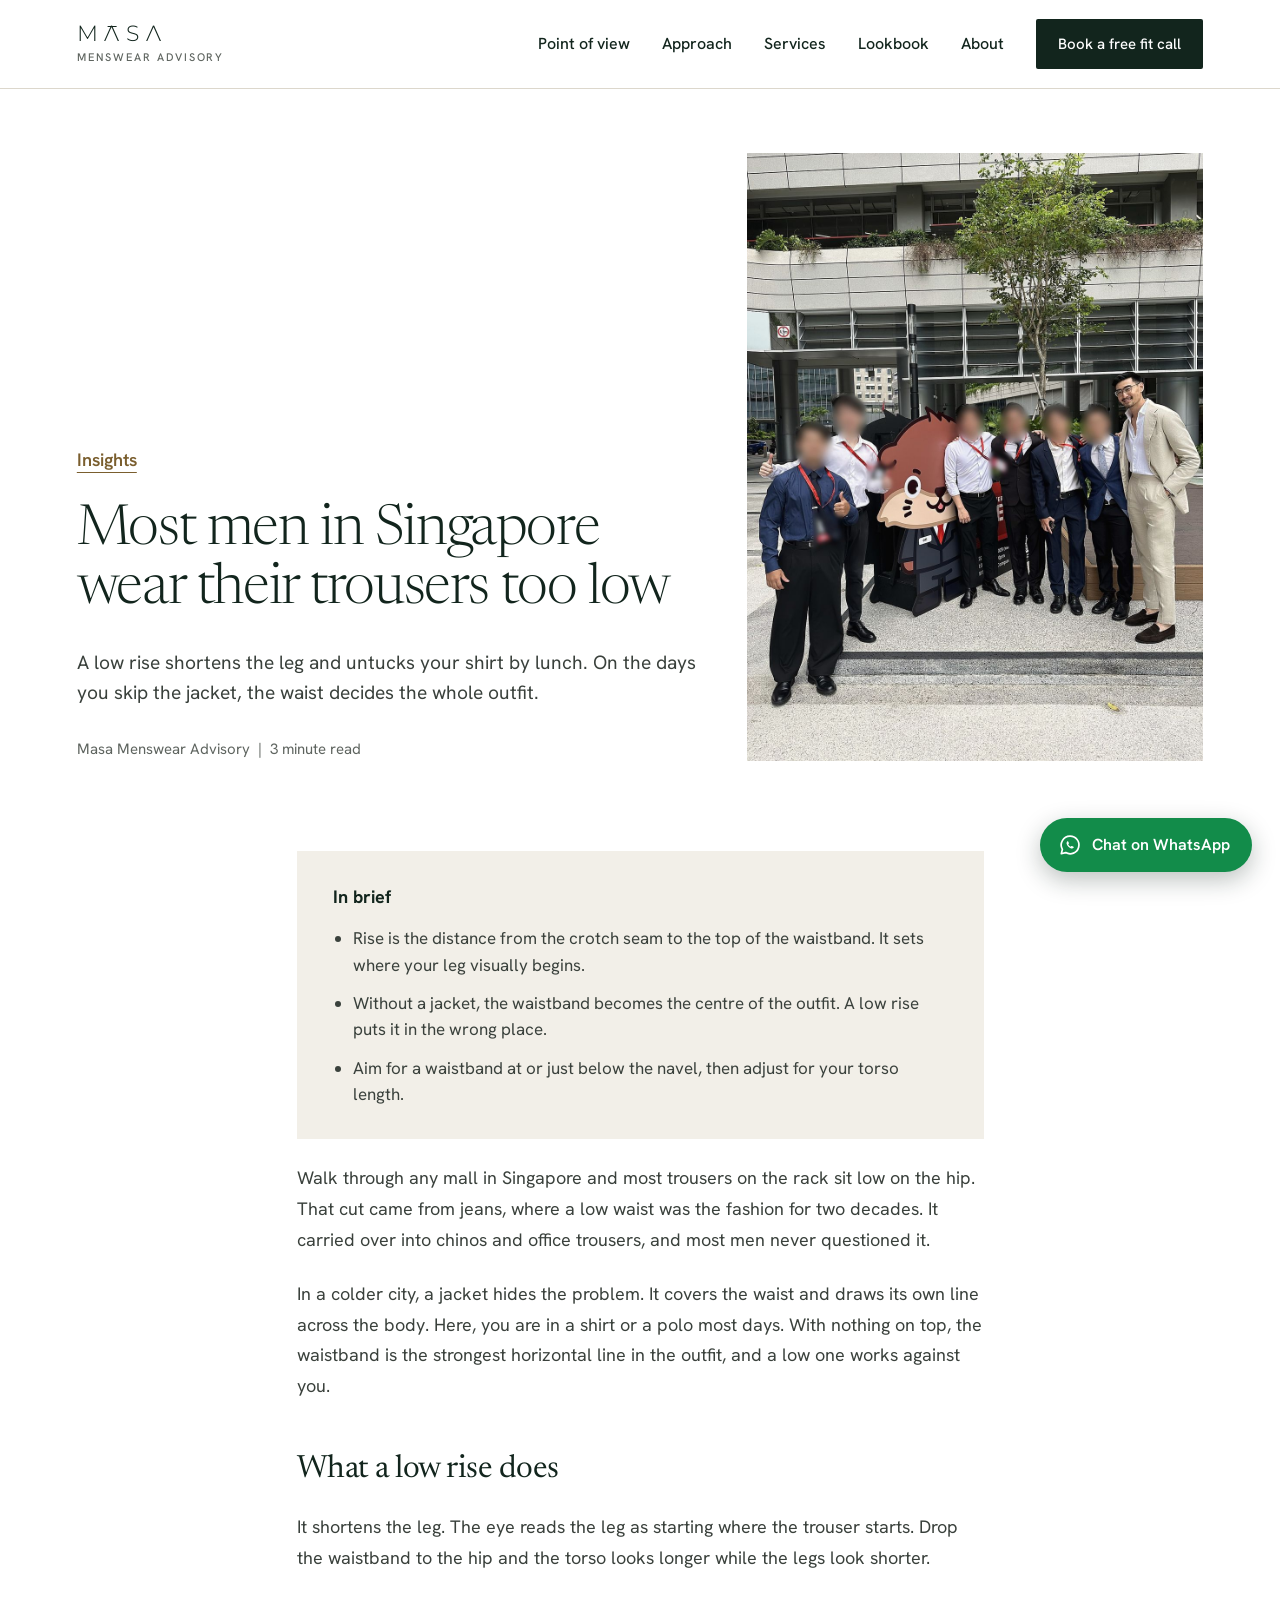
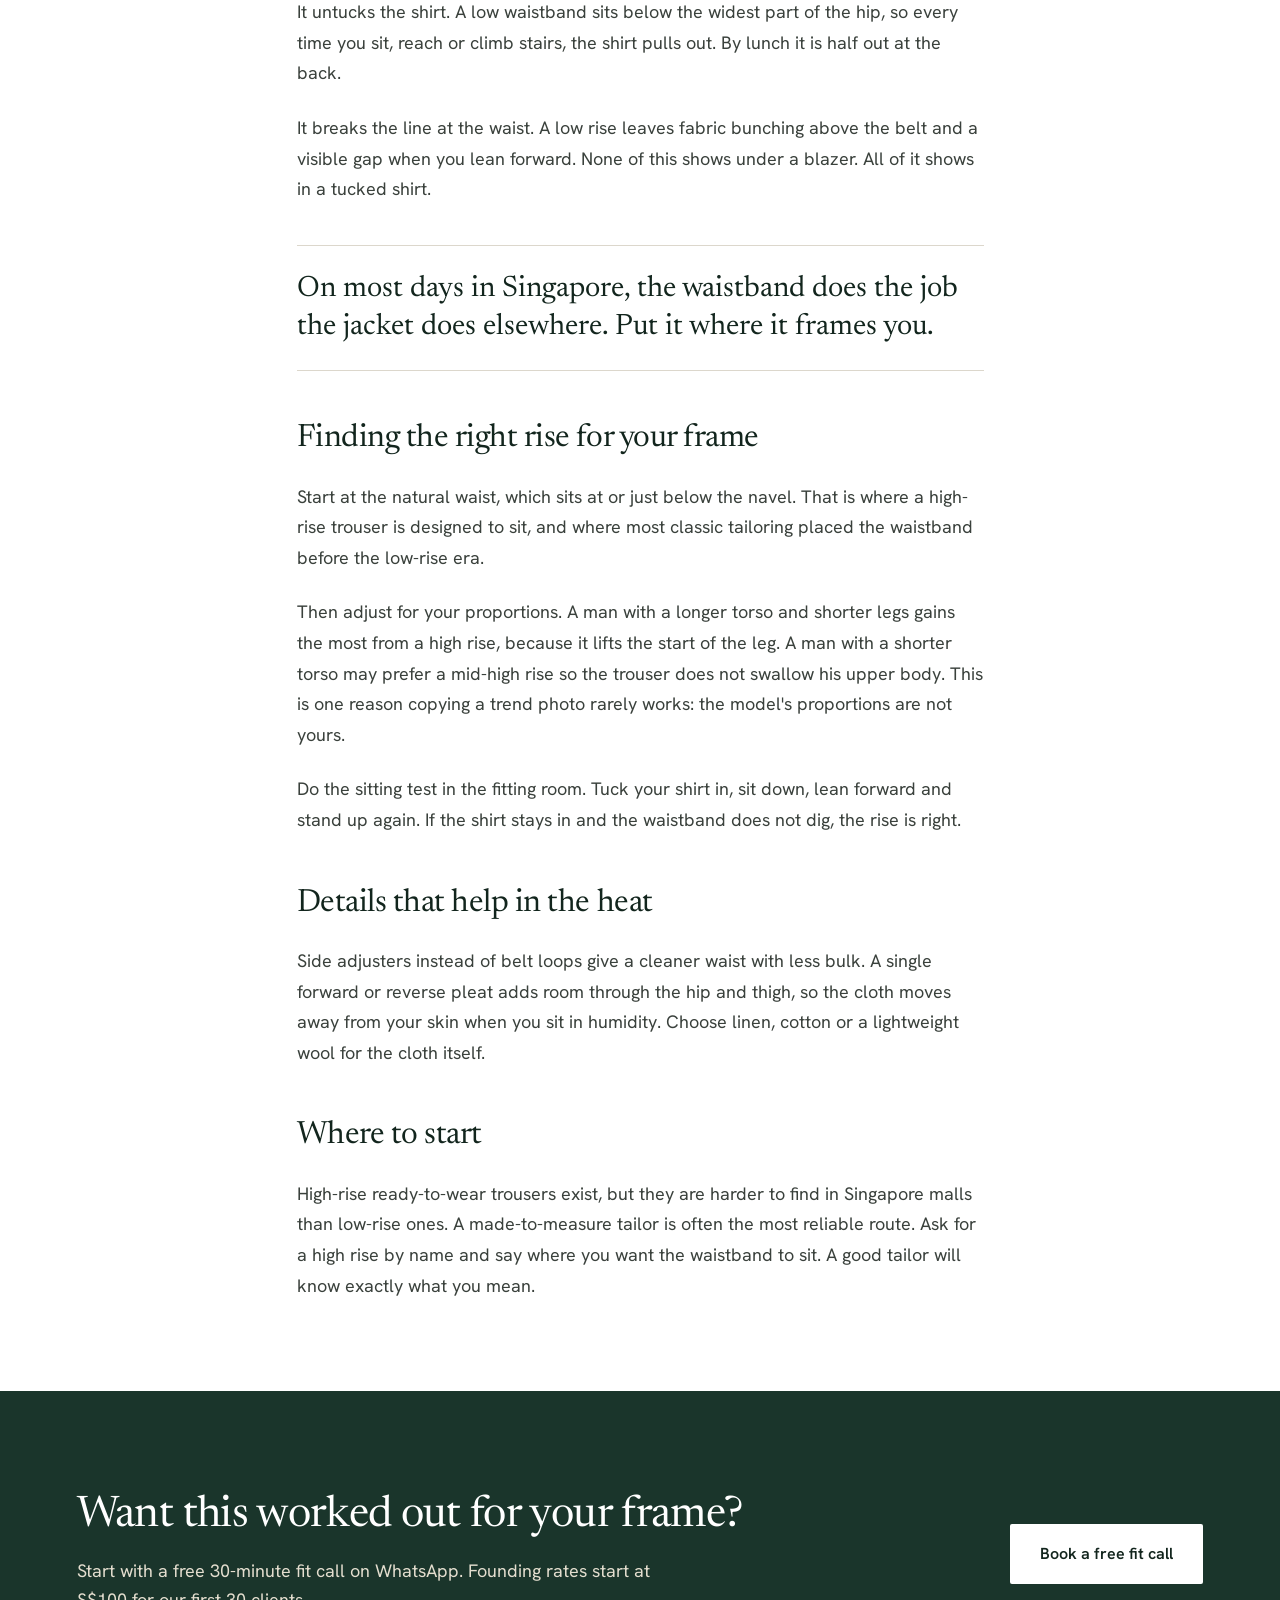
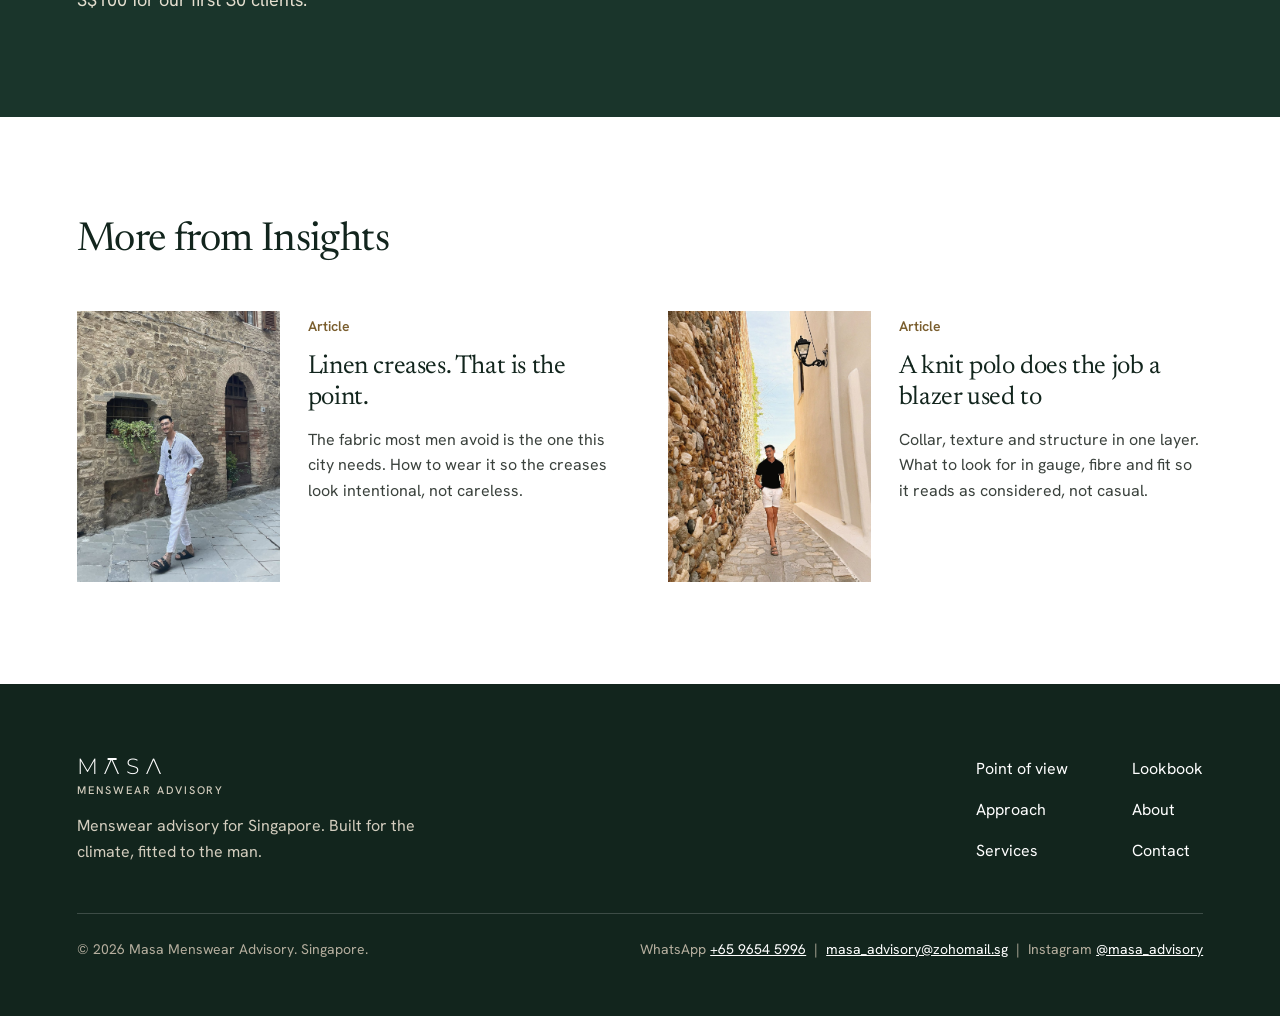
<file: insights/trouser-rise.html>
<!doctype html>
<html lang="en-SG">
<head>
<meta charset="utf-8">
<meta name="viewport" content="width=device-width, initial-scale=1, viewport-fit=cover">
<title>Most men in Singapore wear their trousers too low | Masa Menswear Advisory</title>
<meta name="description" content="A low rise shortens the leg and untucks your shirt by lunch. On the days you skip the jacket, the waist decides the whole outfit.">
<meta property="og:title" content="Most men in Singapore wear their trousers too low | Masa Menswear Advisory">
<meta property="og:description" content="A low rise shortens the leg and untucks your shirt by lunch. On the days you skip the jacket, the waist decides the whole outfit.">
<meta property="og:type" content="website">
<meta property="og:image" content="../assets/img/og-image.jpg">
<meta name="theme-color" content="#12251D">
<link rel="icon" type="image/png" href="../assets/img/favicon.png">
<link rel="apple-touch-icon" href="../assets/img/apple-touch-icon.png">
<link rel="preconnect" href="https://fonts.googleapis.com">
<link rel="preconnect" href="https://fonts.gstatic.com" crossorigin>
<link rel="stylesheet" href="https://fonts.googleapis.com/css2?family=Hanken+Grotesk:wght@400;500;600&family=Montserrat:wght@300;400&family=Newsreader:opsz,wght@6..72,300;6..72,400;6..72,500&display=swap">
<link rel="stylesheet" href="../assets/css/style.css">
</head>
<body>
<header class="site-header"><div class="wrap">
<a class="logo" href="../index.html" aria-label="Masa Menswear Advisory home"><span class="word" aria-hidden="true">M<span class="a1">&#923;</span>S&#923;</span><span class="sub">Menswear Advisory</span></a>
<button class="menu-btn" aria-label="Open menu" aria-expanded="false" aria-controls="nav"><span></span><span></span></button>
<nav class="nav" id="nav" aria-label="Main"><a href="../about.html#pov">Point of view</a><a href="../index.html#approach">Approach</a><a href="../services.html">Services</a><a href="../lookbook.html">Lookbook</a><a href="../about.html">About</a><a class="btn" href="https://wa.me/6596545996?text=Hi%2C%20I%20found%20Masa%20Menswear%20Advisory%20and%20would%20like%20to%20book%20a%20fit%20call." target="_blank" rel="noopener">Book a free fit call</a></nav>
</div></header>
<main>

<section class="wrap art-head" aria-label="Article header">
<div class="copy"><a href="../index.html#insights" style="font-weight:600;color:var(--acc);text-underline-offset:6px">Insights</a>
<h1>Most men in Singapore wear their trousers too low</h1><p class="lead">A low rise shortens the leg and untucks your shirt by lunch. On the days you skip the jacket, the waist decides the whole outfit.</p><p class="muted" style="font-size:15px">Masa Menswear Advisory &nbsp;|&nbsp; 3 minute read</p></div>
<figure style="margin:0"><img class="ph" src="../assets/img/conf.jpg" alt="A group at an event in Singapore; one man in a beige linen suit with mid-high-rise pleated trousers and brown suede loafers"></figure>
</section>
<article class="wrap"><div class="art-body">
<aside class="brief" aria-label="In brief"><b>In brief</b><ul><li>Rise is the distance from the crotch seam to the top of the waistband. It sets where your leg visually begins.</li><li>Without a jacket, the waistband becomes the centre of the outfit. A low rise puts it in the wrong place.</li><li>Aim for a waistband at or just below the navel, then adjust for your torso length.</li></ul></aside>
<p>Walk through any mall in Singapore and most trousers on the rack sit low on the hip. That cut came from jeans, where a low waist was the fashion for two decades. It carried over into chinos and office trousers, and most men never questioned it.</p><p>In a colder city, a jacket hides the problem. It covers the waist and draws its own line across the body. Here, you are in a shirt or a polo most days. With nothing on top, the waistband is the strongest horizontal line in the outfit, and a low one works against you.</p><h2>What a low rise does</h2><p>It shortens the leg. The eye reads the leg as starting where the trouser starts. Drop the waistband to the hip and the torso looks longer while the legs look shorter.</p><p>It untucks the shirt. A low waistband sits below the widest part of the hip, so every time you sit, reach or climb stairs, the shirt pulls out. By lunch it is half out at the back.</p><p>It breaks the line at the waist. A low rise leaves fabric bunching above the belt and a visible gap when you lean forward. None of this shows under a blazer. All of it shows in a tucked shirt.</p><blockquote>On most days in Singapore, the waistband does the job the jacket does elsewhere. Put it where it frames you.</blockquote><h2>Finding the right rise for your frame</h2><p>Start at the natural waist, which sits at or just below the navel. That is where a high-rise trouser is designed to sit, and where most classic tailoring placed the waistband before the low-rise era.</p><p>Then adjust for your proportions. A man with a longer torso and shorter legs gains the most from a high rise, because it lifts the start of the leg. A man with a shorter torso may prefer a mid-high rise so the trouser does not swallow his upper body. This is one reason copying a trend photo rarely works: the model&#39;s proportions are not yours.</p><p>Do the sitting test in the fitting room. Tuck your shirt in, sit down, lean forward and stand up again. If the shirt stays in and the waistband does not dig, the rise is right.</p><h2>Details that help in the heat</h2><p>Side adjusters instead of belt loops give a cleaner waist with less bulk. A single forward or reverse pleat adds room through the hip and thigh, so the cloth moves away from your skin when you sit in humidity. Choose linen, cotton or a lightweight wool for the cloth itself.</p><h2>Where to start</h2><p>High-rise ready-to-wear trousers exist, but they are harder to find in Singapore malls than low-rise ones. A made-to-measure tailor is often the most reliable route. Ask for a high rise by name and say where you want the waistband to sit. A good tailor will know exactly what you mean.</p>
</div></article>
<section class="band section" aria-label="Next step"><div class="wrap split" style="align-items:center"><div><h2>Want this worked out for your frame?</h2><p style="margin-top:16px;max-width:620px">Start with a free 30-minute fit call on WhatsApp. Founding rates start at S$100 for our first 30 clients.</p></div><a class="btn btn-light" href="https://wa.me/6596545996?text=Hi%2C%20I%20found%20Masa%20Menswear%20Advisory%20and%20would%20like%20to%20book%20a%20fit%20call." target="_blank" rel="noopener">Book a free fit call</a></div></section>
<section class="wrap section" aria-label="More insights"><h2 style="margin-bottom:48px;font-size:40px">More from Insights</h2><div class="grid2"><a class="rel" href="../insights/linen-creases.html"><img class="ph" src="../assets/img/tuscany.jpg" alt="" loading="lazy"><div><span style="font-size:14px;font-weight:600;color:var(--acc)">Article</span><h3>Linen creases. That is the point.</h3><p>The fabric most men avoid is the one this city needs. How to wear it so the creases look intentional, not careless.</p></div></a><a class="rel" href="../insights/knit-polo.html"><img class="ph" src="../assets/img/lane.jpg" alt="" loading="lazy"><div><span style="font-size:14px;font-weight:600;color:var(--acc)">Article</span><h3>A knit polo does the job a blazer used to</h3><p>Collar, texture and structure in one layer. What to look for in gauge, fibre and fit so it reads as considered, not casual.</p></div></a></div></section>
</main>
<footer class="site-footer"><div class="wrap">
<div class="foot-top">
<div style="max-width:360px"><a class="logo" href="../index.html" aria-label="Masa Menswear Advisory home"><span class="word" aria-hidden="true">M<span class="a1">&#923;</span>S&#923;</span><span class="sub">Menswear Advisory</span></a><p style="margin-top:16px;font-size:16px">Menswear advisory for Singapore. Built for the climate, fitted to the man.</p></div>
<div class="foot-links"><a href="../about.html#pov">Point of view</a><a href="../lookbook.html">Lookbook</a><a href="../index.html#approach">Approach</a><a href="../about.html">About</a><a href="../services.html">Services</a><a href="../about.html#contact">Contact</a></div>
</div>
<div class="foot-bottom"><span>&copy; 2026 Masa Menswear Advisory. Singapore.</span><span>WhatsApp <a href="https://wa.me/6596545996?text=Hi%2C%20I%20found%20Masa%20Menswear%20Advisory%20and%20would%20like%20to%20book%20a%20fit%20call." target="_blank" rel="noopener">+65 9654 5996</a> &nbsp;|&nbsp; <a href="mailto:masa_advisory@zohomail.sg">masa_advisory@zohomail.sg</a> &nbsp;|&nbsp; Instagram <a href="https://www.instagram.com/masa_advisory/" target="_blank" rel="noopener">@masa_advisory</a></span></div>
</div></footer>
<a class="wa" href="https://wa.me/6596545996?text=Hi%2C%20I%20found%20Masa%20Menswear%20Advisory%20and%20would%20like%20to%20book%20a%20fit%20call." target="_blank" rel="noopener" aria-label="Chat on WhatsApp"><svg width="24" height="24" viewBox="0 0 24 24" fill="none" aria-hidden="true"><path d="M12 3.2a8.8 8.8 0 0 0-7.6 13.2L3.3 20.7l4.4-1.1A8.8 8.8 0 1 0 12 3.2Z" stroke="#fff" stroke-width="1.7" stroke-linejoin="round"/><path d="M9.2 8.4c.3-.3.8-.3 1 .1l.7 1.5c.1.3 0 .6-.2.8l-.5.5c.5 1.1 1.4 2 2.5 2.5l.5-.5c.2-.2.5-.3.8-.2l1.5.7c.4.2.4.7.1 1-.6.7-1.5 1-2.4.7-2.1-.7-3.8-2.4-4.5-4.5-.3-.9 0-1.8.5-2.6Z" fill="#fff"/></svg><span>Chat on WhatsApp</span></a>
<script>
(function(){var b=document.querySelector('.menu-btn'),n=document.getElementById('nav');if(!b)return;b.addEventListener('click',function(){var o=n.classList.toggle('open');b.setAttribute('aria-expanded',o)});n.addEventListener('click',function(e){if(e.target.tagName==='A'){n.classList.remove('open');b.setAttribute('aria-expanded','false')}})})();
</script>
</body>
</html>
</file>
<file: assets/css/style.css>
:root{
  --ink:#12251D; --body:#3A413C; --muted:#5E645F; --rule:#DCD7CC; --mist:#F2EFE8;
  --acc:#7A5E2E; --acc-dark:#CFC2A6; --band:#1A352B; --on-dark:#D3CDBE; --on-dark-2:#B5AE9E;
  --serif:'Newsreader',Georgia,'Times New Roman',serif;
  --sans:'Hanken Grotesk','Helvetica Neue',Helvetica,Arial,sans-serif;
  --mont:'Montserrat','Helvetica Neue',Arial,sans-serif;
  --pad:clamp(20px,6vw,120px); --max:1200px;
}
*,*::before,*::after{box-sizing:border-box}
html{scroll-behavior:smooth;-webkit-text-size-adjust:100%}
body{margin:0;background:#fff;color:var(--body);font-family:var(--sans);font-size:18px;line-height:1.6;-webkit-font-smoothing:antialiased}
img{max-width:100%;display:block}
a{color:var(--ink)}
a:hover{color:var(--acc)}
:focus-visible{outline:2px solid var(--acc);outline-offset:3px}
h1,h2,h3{font-family:var(--serif);font-weight:400;color:var(--ink);margin:0;letter-spacing:-.015em}
h1{font-weight:300;font-size:clamp(40px,5.6vw,76px);line-height:1.04;letter-spacing:-.025em}
h2{font-size:clamp(30px,3.4vw,48px);line-height:1.1}
p{margin:0}
.wrap{max-width:calc(var(--max) + 2*var(--pad));margin:0 auto;padding:0 var(--pad)}
.section{padding-top:clamp(64px,8vw,120px);padding-bottom:clamp(64px,8vw,120px)}
.mist{background:var(--mist)}
.dark{background:var(--ink);color:var(--on-dark)}
.dark h2,.dark h3{color:#fff}
.band{background:var(--band);color:#E4DECF}
.band h2{color:#fff}
.label{font-size:16px;font-weight:600;color:var(--acc);margin:0 0 20px}
.lead{font-size:clamp(18px,1.5vw,20px);max-width:620px}
.muted{color:var(--muted)}
.stack>*+*{margin-top:24px}
.btn{display:inline-block;background:var(--ink);color:#fff;padding:17px 30px;font-size:16px;font-weight:600;border-radius:2px;text-decoration:none;border:0;font-family:var(--sans);cursor:pointer;text-align:center}
.btn:hover{background:#1F3A2F;color:#fff}
.btn-light{background:#fff;color:var(--ink)}
.btn-light:hover{background:#ECE7DB;color:var(--ink)}
.tlink{font-weight:600;text-underline-offset:6px}
.row{display:flex;flex-wrap:wrap;gap:32px;align-items:center}
.split{display:flex;justify-content:space-between;align-items:flex-end;gap:48px;flex-wrap:wrap}
figcaption{font-size:14px;line-height:1.5;color:var(--muted);margin-top:14px}
.ph{width:100%;aspect-ratio:3/4;object-fit:cover}

/* header */
.site-header{border-bottom:1px solid var(--rule);background:#fff;position:sticky;top:0;z-index:40}
.site-header .wrap{height:88px;display:flex;align-items:center;justify-content:space-between;gap:24px}
.logo{display:flex;flex-direction:column;gap:6px;text-decoration:none;color:var(--ink)}
.logo .word{font-family:var(--mont);font-weight:300;font-size:22px;line-height:1;letter-spacing:.3em;margin-right:-.3em}
.logo .a1{position:relative;display:inline-block}
.logo .a1::before{content:"";position:absolute;left:calc(50% - .15em);top:.1em;width:.4em;height:max(1.5px,.065em);background:currentColor;transform:translateX(-50%)}
.logo .sub{font-size:11px;font-weight:500;line-height:1.2;letter-spacing:.18em;text-transform:uppercase;color:var(--muted)}
.logo:hover{color:var(--ink)}
.nav{display:flex;align-items:center;gap:32px}
.nav a{text-decoration:none;font-size:16px;font-weight:500}
.nav a:hover,.nav a[aria-current]{color:var(--acc);text-decoration:underline;text-underline-offset:6px}
.nav .btn{font-size:15px;padding:13px 22px;text-decoration:none}
.nav .btn:hover{color:#fff}
.menu-btn{display:none;background:none;border:0;width:44px;height:44px;cursor:pointer;padding:10px}
.menu-btn span{display:block;height:1.6px;background:var(--ink);margin:6px 0}
@media (max-width:980px){
  .menu-btn{display:block}
  .nav{display:none;position:absolute;top:88px;left:0;right:0;background:#fff;border-bottom:1px solid var(--rule);flex-direction:column;align-items:flex-start;padding:16px var(--pad) 28px;gap:18px}
  .nav.open{display:flex}
}

/* hero */
.hero{display:grid;grid-template-columns:7fr 5fr;gap:32px;align-items:end;padding-top:clamp(40px,6vw,80px);padding-bottom:clamp(64px,7vw,104px)}
.hero .copy{padding-bottom:40px}
.hero .copy>*+*{margin-top:30px}
@media (max-width:900px){.hero{grid-template-columns:1fr}.hero .copy{padding-bottom:0}}

/* climate band */
.facts{display:grid;grid-template-columns:repeat(3,1fr);gap:32px;margin-top:56px}
.fact{border-top:1px solid rgba(255,255,255,.25);padding-top:24px}
.fact b{display:block;font-family:var(--serif);font-weight:400;font-size:clamp(44px,4.5vw,60px);line-height:1;color:#fff;margin-bottom:8px}
.statement{font-family:var(--serif);font-size:clamp(26px,2.9vw,40px);line-height:1.2;color:#fff;max-width:920px}
@media (max-width:700px){.facts{grid-template-columns:1fr;gap:20px}}

/* levers */
.levers{display:grid;grid-template-columns:repeat(4,1fr);gap:40px;margin-top:64px}
.lever{border-top:2px solid var(--ink);padding-top:28px}
.lever h3{font-size:30px;margin-bottom:16px}
.lever .ex{color:var(--acc);font-weight:500;font-size:16px;margin-top:16px}
@media (max-width:1000px){.levers{grid-template-columns:repeat(2,1fr)}}
@media (max-width:600px){.levers{grid-template-columns:1fr;gap:32px}}

/* frame */
.frame{display:grid;grid-template-columns:5fr 1fr 6fr;gap:0;align-items:start}
.frame>figure{grid-column:1;margin:0}
.frame>.copy{grid-column:3}
.rows{margin-top:8px}
.rows div{display:grid;grid-template-columns:2fr 3fr;gap:32px;padding:22px 0;border-top:1px solid var(--rule)}
.rows div:last-child{border-bottom:1px solid var(--rule)}
.rows b{color:var(--ink);font-weight:600}
@media (max-width:900px){.frame{grid-template-columns:1fr}.frame>.copy{grid-column:1;margin-top:40px}.rows div{grid-template-columns:1fr;gap:6px}}

/* grids of cards */
.grid3{display:grid;grid-template-columns:repeat(3,1fr);gap:40px 40px}
.grid2{display:grid;grid-template-columns:repeat(2,1fr);gap:56px}
@media (max-width:900px){.grid3{grid-template-columns:repeat(2,1fr)}}
@media (max-width:600px){.grid3,.grid2{grid-template-columns:1fr}}
.exhibit{margin:0}
.exhibit .n{font-size:14px;font-weight:600;color:var(--acc);display:block;margin-top:18px}
.exhibit .t{font-family:var(--serif);font-size:24px;line-height:1.2;color:var(--ink);display:block;margin-top:8px}
.exhibit .o{font-size:16px;line-height:1.55;color:var(--body);display:block;margin-top:8px}
.exhibit .s{font-size:15px;line-height:1.5;color:var(--muted);display:block;margin-top:8px}
.card{display:block;text-decoration:none;color:var(--ink)}
.card:hover h3{text-decoration:underline;text-underline-offset:5px;text-decoration-thickness:1px}
.card .k{font-size:14px;font-weight:600;color:var(--acc);display:block;margin:20px 0 12px}
.card h3{font-size:28px;line-height:1.2;margin-bottom:12px}
.card p{font-size:17px;line-height:1.55;color:var(--body)}

/* services */
.entry{background:var(--mist);padding:40px 48px;display:grid;grid-template-columns:3fr 6fr 3fr;gap:32px;align-items:center}
.entry .price{text-align:right}
.price b{font-family:var(--serif);font-weight:400;font-size:44px;line-height:1;color:var(--ink);display:block}
.price small{font-size:15px;color:var(--muted)}
@media (max-width:900px){.entry{grid-template-columns:1fr;padding:32px}.entry .price{text-align:left}}
.tier{border-top:3px solid var(--ink);padding-top:28px}
.tier.rec{border-top-color:var(--acc)}
.tier .badge{display:inline-block;background:var(--acc);color:#fff;font-size:14px;font-weight:600;padding:6px 12px;border-radius:2px;margin-bottom:20px}
.tier .spacer{display:block;height:34px;margin-bottom:20px}
.tier h3{font-size:34px;line-height:1.15;margin-bottom:18px}
.tier .price{margin-bottom:22px}
.tier .price small{display:block;margin-top:8px}
.tier .k{font-size:14px;font-weight:600;color:var(--muted);display:block;margin:20px 0 6px}
.tier ul{margin:0;padding-left:20px;font-size:17px;line-height:1.5}
.tier li+li{margin-top:8px}
.terms div{border-top:1px solid var(--rule);padding-top:20px;font-size:16px}
.terms b{display:block;color:var(--ink);margin-bottom:6px}
.faq{display:grid;grid-template-columns:repeat(2,1fr);column-gap:56px}
.faq div{border-top:1px solid var(--rule);padding:28px 0}
.faq h3{font-size:24px;line-height:1.25;margin-bottom:10px}
.faq p{font-size:17px}
@media (max-width:800px){.faq{grid-template-columns:1fr}}
.steps{list-style:none;margin:56px 0 0;padding:0;display:grid;grid-template-columns:repeat(4,1fr);gap:40px}
.steps li{border-top:1px solid rgba(255,255,255,.25);padding-top:24px}
.steps .num{font-family:var(--serif);font-size:44px;line-height:1;color:var(--acc-dark);display:block}
.steps .st{font-family:var(--serif);font-size:26px;color:#fff;display:block;margin:14px 0}
.steps p{font-size:17px}
@media (max-width:900px){.steps{grid-template-columns:repeat(2,1fr)}}
@media (max-width:560px){.steps{grid-template-columns:1fr}}

/* anatomy */
.look{margin-top:72px}
.look-head{display:flex;align-items:baseline;gap:20px;border-top:2px solid var(--ink);padding-top:24px;flex-wrap:wrap}
.look-head span{font-size:15px;font-weight:600;color:var(--acc)}
.look-head h3{font-size:clamp(24px,2.4vw,32px);line-height:1.2}
.stage{position:relative;width:100%;aspect-ratio:1200/720;margin-top:32px}
.stage>img{position:absolute;left:30%;top:5.555%;width:40%;height:88.888%;object-fit:cover}
.stage>svg{position:absolute;inset:0;width:100%;height:100%;pointer-events:none}
.co{position:absolute;width:24.67%;display:flex;flex-direction:column;gap:6px}
.co.l{left:0;text-align:right}
.co.r{left:75.33%}
.co b{font-size:16px;color:var(--ink)}
.co span{font-size:15px;line-height:1.5}
.det{position:absolute;left:75.33%;display:flex;align-items:center;gap:16px;margin:0}
.det img{width:clamp(96px,12.5vw,150px);aspect-ratio:1;border-radius:50%;object-fit:cover;border:1px solid var(--rule)}
.det figcaption{margin:0;width:120px}
.num-dot{display:none}
.spec{display:grid;grid-template-columns:repeat(3,1fr);background:var(--mist);margin-top:32px}
.spec div{padding:24px 28px;border-left:1px solid var(--rule)}
.spec small{display:block;font-size:14px;font-weight:600;color:var(--muted);margin-bottom:8px}
.spec span{font-size:17px;line-height:1.5;color:var(--ink)}
.stack-list{display:none}
@media (max-width:1080px){
  .stage{aspect-ratio:3/4;max-width:520px;margin-left:auto;margin-right:auto}
  .stage>img{left:0;top:0;width:100%;height:100%}
  .stage>svg,.stage .co,.stage .det{display:none}
  .num-dot{display:flex;position:absolute;width:26px;height:26px;margin:-13px 0 0 -13px;border-radius:50%;background:#fff;border:1.5px solid var(--ink);font-size:13px;font-weight:600;color:var(--ink);align-items:center;justify-content:center}
  .stack-list{display:block;list-style:none;margin:28px auto 0;padding:0;max-width:640px;counter-reset:c}
  .stack-list li{display:grid;grid-template-columns:34px 1fr;gap:12px;padding:16px 0;border-top:1px solid var(--rule)}
  .stack-list li::before{counter-increment:c;content:counter(c);width:26px;height:26px;border-radius:50%;border:1.5px solid var(--ink);display:flex;align-items:center;justify-content:center;font-size:13px;font-weight:600;color:var(--ink)}
  .stack-list b{display:block;color:var(--ink)}
  .dets{display:flex;gap:20px;justify-content:center;margin-top:24px;flex-wrap:wrap}
  .dets figure{margin:0;text-align:center}
  .dets img{width:120px;aspect-ratio:1;border-radius:50%;object-fit:cover;border:1px solid var(--rule);margin:0 auto}
  .spec{grid-template-columns:1fr}
  .spec div{border-left:0;border-top:1px solid var(--rule)}
}
@media (min-width:1081px){.dets{display:none}}

/* about + contact */
.about{display:grid;grid-template-columns:6fr 1fr 5fr;align-items:start}
.about>.copy{grid-column:1}
.about>figure{grid-column:3;margin:0}
.pov{display:grid;grid-template-columns:5fr 1fr 6fr}
.pov>.head{grid-column:1}
.pov>.copy{grid-column:3}
blockquote{margin:16px 0 0;padding:28px 0 0;border-top:1px solid var(--rule);font-family:var(--serif);font-size:clamp(24px,2.3vw,30px);line-height:1.3;color:var(--ink)}
.contact{display:grid;grid-template-columns:5fr 1fr 6fr;align-items:start}
.contact>.copy{grid-column:1}
.contact>form{grid-column:3}
.details{border-top:1px solid var(--rule);padding-top:28px;display:flex;flex-direction:column;gap:18px}
.details small{display:block;font-size:14px;font-weight:600;color:var(--muted)}
.details a{font-size:18px;text-underline-offset:5px}
form.fit{background:#fff;padding:clamp(24px,4vw,48px);display:flex;flex-direction:column;gap:24px}
.two{display:grid;grid-template-columns:1fr 1fr;gap:20px}
.field{display:flex;flex-direction:column;gap:8px}
.field label{font-size:15px;font-weight:600;color:var(--ink)}
.field input,.field select,.field textarea{width:100%;font-family:var(--sans);font-size:17px;color:var(--ink);background:#fff;border:1px solid #8A8A80;border-radius:2px;padding:14px 16px}
.field textarea{resize:vertical;line-height:1.5}
.form-note{font-size:14px;color:var(--muted)}
@media (max-width:900px){
  .about,.pov,.contact{grid-template-columns:1fr}
  .about>figure,.pov>.copy,.contact>form{grid-column:1;margin-top:40px}
  .two{grid-template-columns:1fr}
}

/* article */
.art-head{display:grid;grid-template-columns:7fr 5fr;gap:32px;align-items:end;padding-top:clamp(40px,5vw,72px);padding-bottom:clamp(56px,7vw,104px)}
.art-head .copy>*+*{margin-top:28px}
.art-head h1{font-size:clamp(36px,4.4vw,60px)}
.art-body{max-width:687px;margin:0 auto;padding-bottom:clamp(64px,7vw,104px)}
.art-body>*+*{margin-top:24px}
.art-body h2{font-size:32px;line-height:1.2;margin-top:48px}
.art-body p{font-size:18px;line-height:1.7}
.art-body blockquote{border-bottom:1px solid var(--rule);padding:24px 0;margin:40px 0}
.brief{background:var(--mist);padding:32px 36px}
.brief b{color:var(--ink)}
.brief ul{margin:14px 0 0;padding-left:20px;font-size:17px;line-height:1.55}
.brief li+li{margin-top:12px}
.rel{display:grid;grid-template-columns:2fr 3fr;gap:28px;text-decoration:none;color:var(--ink)}
.rel:hover h3{text-decoration:underline;text-underline-offset:5px;text-decoration-thickness:1px}
.rel h3{font-size:26px;line-height:1.2;margin:12px 0}
.rel p{font-size:16px;color:var(--body)}
@media (max-width:900px){.art-head{grid-template-columns:1fr}}

/* footer */
.site-footer{background:var(--ink);color:var(--on-dark);padding:72px 0 56px}
.site-footer .logo{color:#fff}
.site-footer .logo .sub{color:var(--on-dark)}
.site-footer a{color:#fff}
.foot-top{display:flex;justify-content:space-between;gap:48px;flex-wrap:wrap}
.foot-links{display:grid;grid-template-columns:repeat(2,auto);column-gap:64px;row-gap:14px;font-size:16px}
.foot-links a{text-decoration:none}
.foot-links a:hover{text-decoration:underline;color:#fff}
.foot-bottom{border-top:1px solid rgba(255,255,255,.18);margin-top:48px;padding-top:24px;display:flex;justify-content:space-between;gap:16px;flex-wrap:wrap;font-size:14px;color:var(--on-dark-2)}

/* whatsapp */
.wa{position:fixed;right:28px;bottom:28px;z-index:60;display:flex;align-items:center;gap:10px;background:#128C4A;color:#fff;padding:14px 22px 14px 18px;border-radius:999px;font-size:16px;font-weight:600;text-decoration:none;box-shadow:0 8px 24px rgba(18,37,29,.28)}
.wa:hover{color:#fff;background:#0F7A40}
@media (max-width:600px){.wa{right:16px;bottom:18px;padding:16px}.wa span{display:none}}
</file>
